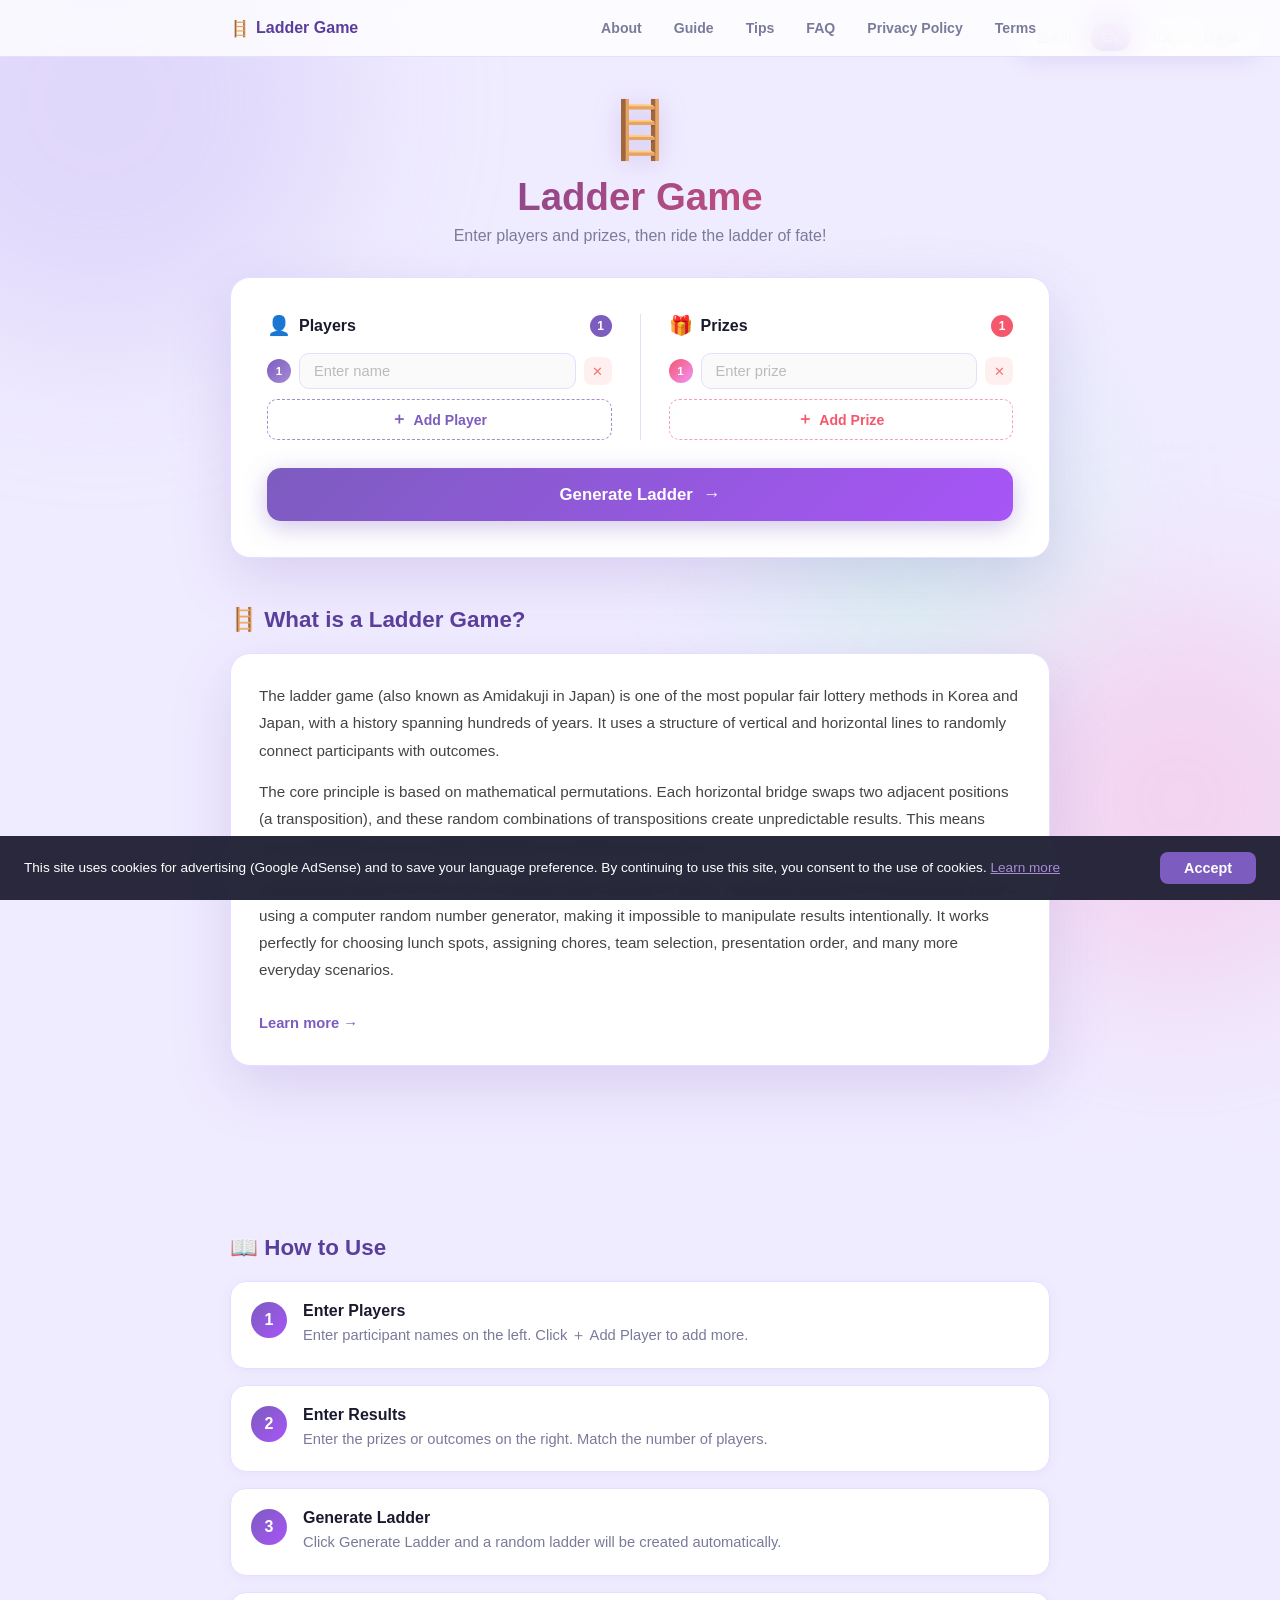
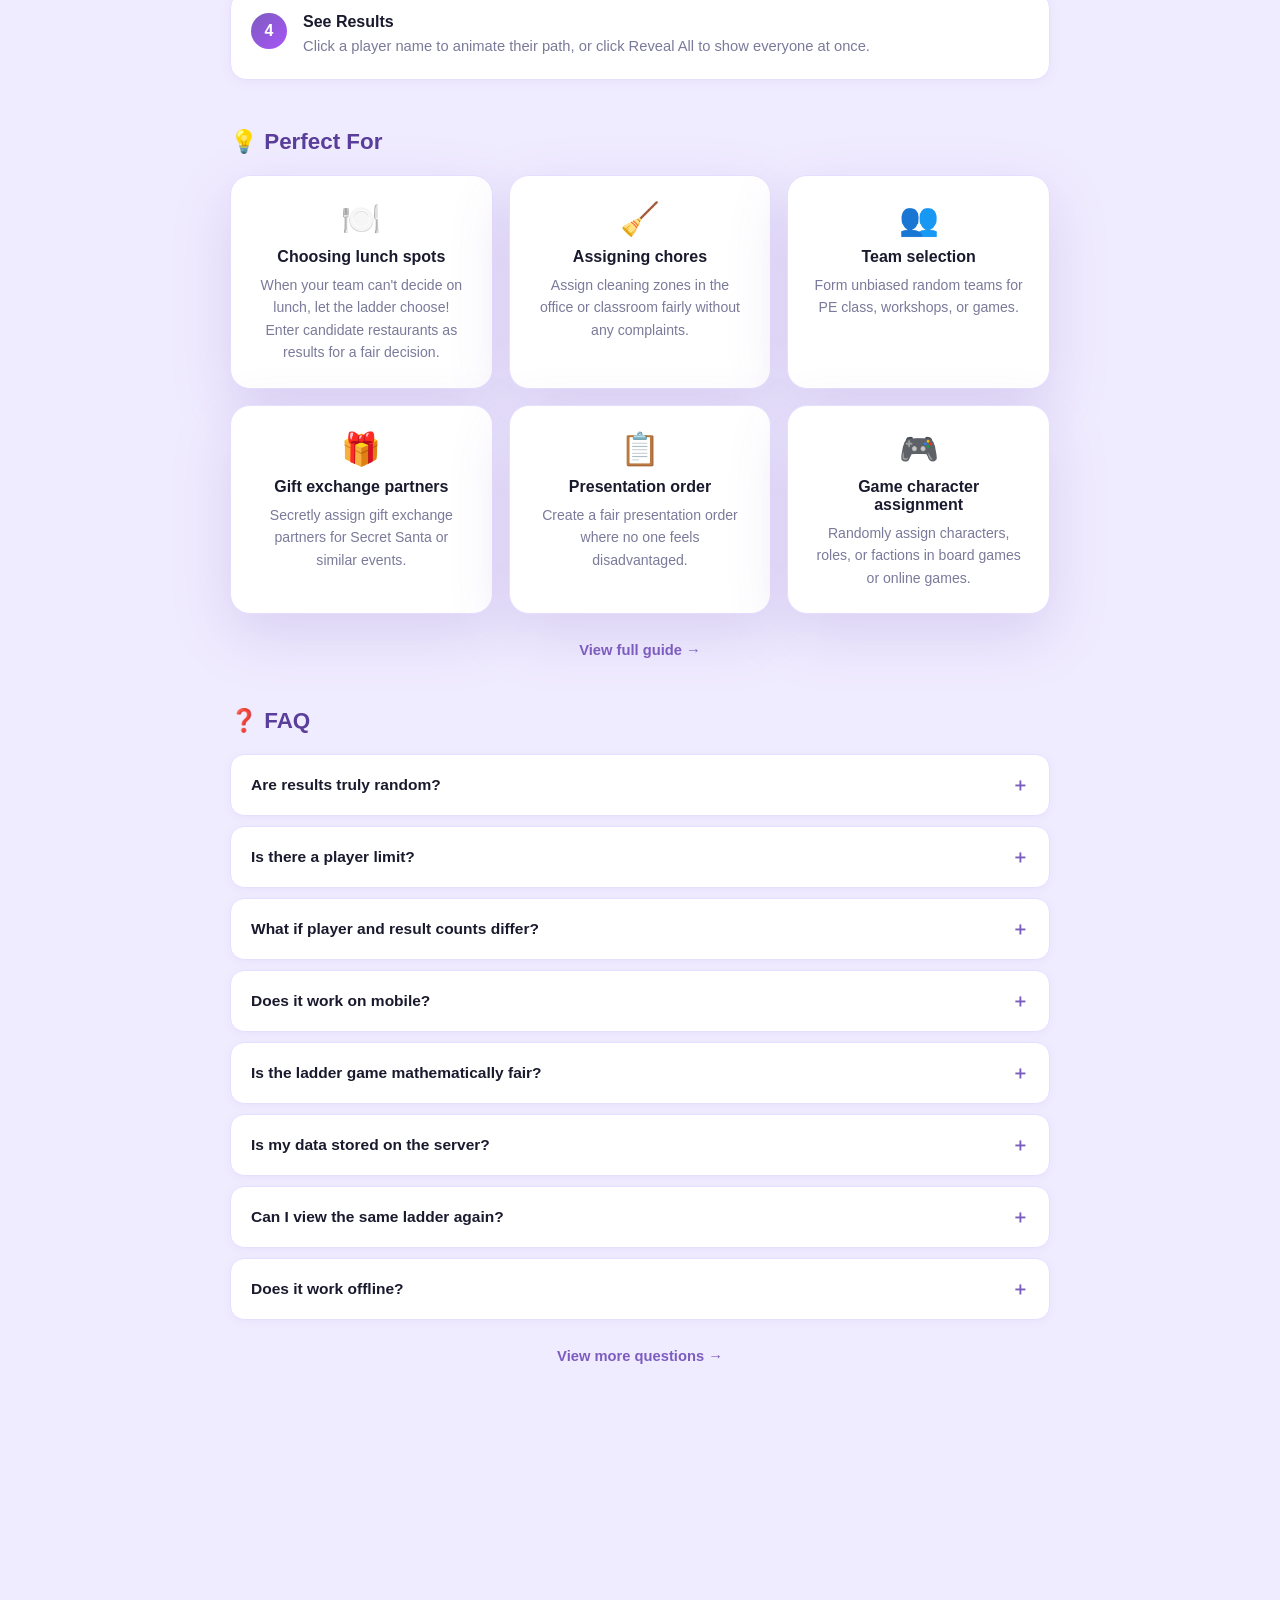
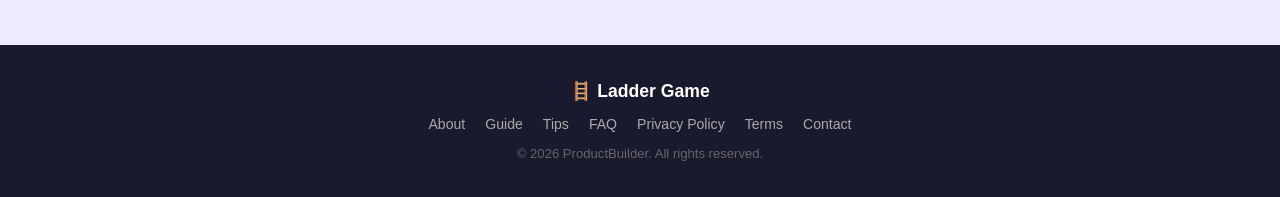
<file: index.html>
<!doctype html>
<html lang="en">
<head>
  <meta charset="UTF-8" />
  <meta name="google-site-verification" content="1Q-H3LlUwdZQRzdQyM_tVczYmegXWnIZhnHXlcLVrIs" />
  <meta name="viewport" content="width=device-width, initial-scale=1.0" />
  <title data-i18n="title">Ladder Game - Free Online Random Lottery</title>
  <meta name="description" content="Free online ladder game (Amidakuji). Enter players and prizes to generate a random ladder automatically. Fair random selection for team picking, chore assignment, lunch choices, and more." />
  <meta name="keywords" content="ladder game, amidakuji, random picker, random lottery, team picker, fair draw, 사다리타기, あみだくじ" />
  <meta name="author" content="ProductBuilder" />
  <meta property="og:title" content="Ladder Game - Free Online Random Lottery" />
  <meta property="og:description" content="Enter players and prizes to generate a fair random ladder automatically." />
  <meta property="og:type" content="website" />
  <meta property="og:url" content="https://everythink-world.com/" />
  <link rel="canonical" href="https://everythink-world.com/" />
  <link rel="preconnect" href="https://fonts.googleapis.com">
  <link rel="preconnect" href="https://fonts.gstatic.com" crossorigin>
  <link href="https://fonts.googleapis.com/css2?family=Noto+Sans+KR:wght@400;500;600;700;800&family=Noto+Sans+JP:wght@400;500;700;800&family=Noto+Sans+SC:wght@400;500;700;800&display=swap" rel="stylesheet">
  <link href="style.css" rel="stylesheet">
  <!-- Google AdSense -->
  <script async src="https://pagead2.googlesyndication.com/pagead/js/adsbygoogle.js?client=ca-pub-7362975376492503"
     crossorigin="anonymous"></script>
</head>
<body>

  <div class="bg-orbs">
    <div class="orb orb1"></div>
    <div class="orb orb2"></div>
    <div class="orb orb3"></div>
  </div>

  <!-- Language switcher -->
  <div class="lang-switcher">
    <button class="lang-btn" data-lang="ko">한국어</button>
    <button class="lang-btn active" data-lang="en">EN</button>
    <button class="lang-btn" data-lang="zh">中文</button>
    <button class="lang-btn" data-lang="ja">日本語</button>
  </div>

  <!-- Navigation -->
  <nav class="site-nav">
    <div class="nav-inner">
      <a href="/" class="nav-logo">🪜 <span data-i18n="siteName">Ladder Game</span></a>
      <ul class="nav-links">
        <li><a href="about.html" data-i18n="navAbout">About</a></li>
        <li><a href="guide.html" data-i18n="navGuide">Guide</a></li>
        <li><a href="tips.html" data-i18n="navTips">Tips</a></li>
        <li><a href="faq-detail.html" data-i18n="navFaqDetail">FAQ</a></li>
        <li><a href="privacy.html" data-i18n="navPrivacy">Privacy Policy</a></li>
        <li><a href="terms.html" data-i18n="navTerms">Terms</a></li>
      </ul>
    </div>
  </nav>

  <div class="page">

    <!-- SETUP -->
    <div id="setup">
      <header class="hero">
        <div class="hero-icon">🪜</div>
        <h1 data-i18n="title">Ladder Game</h1>
        <p class="hero-sub" data-i18n="subtitle">Enter players and prizes, then ride the ladder of fate!</p>
      </header>

      <div class="card setup-card">
        <div class="columns">
          <div class="col">
            <div class="col-header">
              <span class="col-icon">👤</span>
              <h2 data-i18n="players">Players</h2>
              <span class="count-badge" id="player-count">1</span>
            </div>
            <div id="players-input" class="input-list">
              <div class="input-row">
                <span class="row-num">1</span>
                <input type="text" class="player-input" data-i18n-placeholder="playerPlaceholder" placeholder="Enter name" />
                <button class="remove-btn" onclick="removeRow(this,'player')">✕</button>
              </div>
            </div>
            <button class="add-btn" onclick="addPlayer()">
              <span class="add-icon">＋</span>
              <span data-i18n="addPlayer">Add Player</span>
            </button>
          </div>

          <div class="divider"></div>

          <div class="col">
            <div class="col-header">
              <span class="col-icon">🎁</span>
              <h2 data-i18n="results">Prizes</h2>
              <span class="count-badge result-badge" id="result-count">1</span>
            </div>
            <div id="results-input" class="input-list">
              <div class="input-row">
                <span class="row-num result-num">1</span>
                <input type="text" class="result-input" data-i18n-placeholder="resultPlaceholder" placeholder="Enter prize" />
                <button class="remove-btn" onclick="removeRow(this,'result')">✕</button>
              </div>
            </div>
            <button class="add-btn result-add" onclick="addResult()">
              <span class="add-icon">＋</span>
              <span data-i18n="addResult">Add Prize</span>
            </button>
          </div>
        </div>

        <button class="start-btn" onclick="startGame()">
          <span data-i18n="startBtn">Generate Ladder</span>
          <span class="btn-arrow">→</span>
        </button>
      </div>
    </div>

    <!-- GAME -->
    <div id="game" class="hidden">
      <header class="game-header">
        <div class="hero-icon small">🪜</div>
        <h1 data-i18n="title">Ladder Game</h1>
        <button class="ghost-btn" onclick="resetGame()" data-i18n="resetBtn">↩ Reset</button>
      </header>

      <div class="card ladder-card">
        <p class="hint" data-i18n="hint">Click a player name to reveal their result individually</p>
        <div class="ladder-wrapper">
          <div id="player-labels" class="labels top-labels"></div>
          <canvas id="ladder-canvas"></canvas>
          <div id="result-labels" class="labels bottom-labels"></div>
        </div>
      </div>

      <div class="game-actions">
        <button class="run-btn" onclick="runAll()" data-i18n="runAll">✨ Reveal All</button>
      </div>

      <div id="results-display" class="results-display hidden">
        <h3 class="results-title" data-i18n="finalResult">🏆 Final Results</h3>
        <div id="results-list"></div>
      </div>

      <div class="disqus-section card">
        <h3 class="disqus-title" data-i18n="comments">💬 Comments</h3>
        <div id="disqus_thread"></div>
        <script>
          (function() {
            var d = document, s = d.createElement('script');
            s.src = 'https://productbuilder-efdkuvocpv.disqus.com/embed.js';
            s.setAttribute('data-timestamp', +new Date());
            (d.head || d.body).appendChild(s);
          })();
        </script>
        <noscript>Please enable JavaScript to view the <a href="https://disqus.com/?ref_noscript">comments powered by Disqus.</a></noscript>
      </div>
    </div>

    <!-- ABOUT: 사다리 타기란? -->
    <section id="about-intro" class="content-section">
      <h2 class="section-title" data-i18n="aboutIntroTitle">🪜 What is a Ladder Game?</h2>
      <div class="article-body card">
        <p data-i18n="aboutIntroP1">The ladder game (also known as Amidakuji in Japan) is one of the most popular fair lottery methods in Korea and Japan, with a history spanning hundreds of years. It uses a structure of vertical and horizontal lines to randomly connect participants with outcomes.</p>
        <p data-i18n="aboutIntroP2">The core principle is based on mathematical permutations. Each horizontal bridge swaps two adjacent positions (a transposition), and these random combinations of transpositions create unpredictable results. This means every participant has an equal probability of receiving any outcome.</p>
        <p data-i18n="aboutIntroP3">Digital ladder games are far more convenient than drawing on paper. Horizontal bridges are automatically placed using a computer random number generator, making it impossible to manipulate results intentionally. It works perfectly for choosing lunch spots, assigning chores, team selection, presentation order, and many more everyday scenarios.</p>
        <a href="about.html" class="read-more" data-i18n="readMore">Learn more →</a>
      </div>
    </section>

    <!-- AD: between content sections -->
    <div class="ad-wrap">
      <ins class="adsbygoogle"
        style="display:block"
        data-ad-client="ca-pub-7362975376492503"
        data-ad-format="auto"
        data-full-width-responsive="true"></ins>
      <script>(adsbygoogle = window.adsbygoogle || []).push({});</script>
    </div>

    <!-- HOW TO USE -->
    <section id="how-to-use" class="content-section">
      <h2 class="section-title" data-i18n="howToTitle">📖 How to Use</h2>
      <div class="steps">
        <div class="step">
          <div class="step-num">1</div>
          <div class="step-body">
            <h3 data-i18n="step1Title">Enter Players</h3>
            <p data-i18n="step1Desc">Enter participant names on the left. Click <strong>＋ Add Player</strong> to add more.</p>
          </div>
        </div>
        <div class="step">
          <div class="step-num">2</div>
          <div class="step-body">
            <h3 data-i18n="step2Title">Enter Results</h3>
            <p data-i18n="step2Desc">Enter the prizes or outcomes on the right. Match the number of players.</p>
          </div>
        </div>
        <div class="step">
          <div class="step-num">3</div>
          <div class="step-body">
            <h3 data-i18n="step3Title">Generate Ladder</h3>
            <p data-i18n="step3Desc">Click <strong>Generate Ladder</strong> and a random ladder will be created automatically.</p>
          </div>
        </div>
        <div class="step">
          <div class="step-num">4</div>
          <div class="step-body">
            <h3 data-i18n="step4Title">See Results</h3>
            <p data-i18n="step4Desc">Click a player name to animate their path, or click <strong>Reveal All</strong> to show everyone at once.</p>
          </div>
        </div>
      </div>
    </section>

    <!-- USE CASES -->
    <section class="content-section">
      <h2 class="section-title" data-i18n="useCaseTitle">💡 Perfect For</h2>
      <div class="use-cases-detail">
        <div class="use-case-card card">
          <div class="use-case-icon">🍽️</div>
          <h3 data-i18n="useCase1">Choosing lunch spots</h3>
          <p data-i18n="useCase1Desc">When your team can't decide on lunch, let the ladder choose! Enter candidate restaurants as results for a fair decision.</p>
        </div>
        <div class="use-case-card card">
          <div class="use-case-icon">🧹</div>
          <h3 data-i18n="useCase2">Assigning chores</h3>
          <p data-i18n="useCase2Desc">Assign cleaning zones in the office or classroom fairly without any complaints.</p>
        </div>
        <div class="use-case-card card">
          <div class="use-case-icon">👥</div>
          <h3 data-i18n="useCase3">Team selection</h3>
          <p data-i18n="useCase3Desc">Form unbiased random teams for PE class, workshops, or games.</p>
        </div>
        <div class="use-case-card card">
          <div class="use-case-icon">🎁</div>
          <h3 data-i18n="useCase4">Gift exchange partners</h3>
          <p data-i18n="useCase4Desc">Secretly assign gift exchange partners for Secret Santa or similar events.</p>
        </div>
        <div class="use-case-card card">
          <div class="use-case-icon">📋</div>
          <h3 data-i18n="useCase5">Presentation order</h3>
          <p data-i18n="useCase5Desc">Create a fair presentation order where no one feels disadvantaged.</p>
        </div>
        <div class="use-case-card card">
          <div class="use-case-icon">🎮</div>
          <h3 data-i18n="useCase6">Game character assignment</h3>
          <p data-i18n="useCase6Desc">Randomly assign characters, roles, or factions in board games or online games.</p>
        </div>
      </div>
      <div class="use-case-more">
        <a href="guide.html" class="read-more" data-i18n="guideMore">View full guide →</a>
      </div>
    </section>

    <!-- FAQ -->
    <section id="faq" class="content-section">
      <h2 class="section-title" data-i18n="faqTitle">❓ FAQ</h2>
      <div class="faq-list">
        <details class="faq-item">
          <summary data-i18n="faq1Q">Are results truly random?</summary>
          <p data-i18n="faq1A">Yes! Horizontal bridges are randomly generated each time. Even with the same players and prizes, every new ladder gives different results.</p>
        </details>
        <details class="faq-item">
          <summary data-i18n="faq2Q">Is there a player limit?</summary>
          <p data-i18n="faq2A">No hard limit, but 2–10 players works best visually. On mobile, scroll horizontally for larger groups.</p>
        </details>
        <details class="faq-item">
          <summary data-i18n="faq3Q">What if player and result counts differ?</summary>
          <p data-i18n="faq3A">If results are fewer than players, missing ones are filled with '?'. Extra results are trimmed to match player count.</p>
        </details>
        <details class="faq-item">
          <summary data-i18n="faq4Q">Does it work on mobile?</summary>
          <p data-i18n="faq4A">Yes! The site is fully optimized for smartphones and tablets.</p>
        </details>
        <details class="faq-item">
          <summary data-i18n="faq5Q">Is the ladder game mathematically fair?</summary>
          <p data-i18n="faq5A">Yes, the ladder game is based on the permutation principle. When enough horizontal bridges are randomly placed, every participant has an equal chance of receiving any outcome.</p>
        </details>
        <details class="faq-item">
          <summary data-i18n="faq6Q">Is my data stored on the server?</summary>
          <p data-i18n="faq6A">No. All data is processed only in your browser and is never sent to or stored on any server. Refreshing the page resets all input data.</p>
        </details>
        <details class="faq-item">
          <summary data-i18n="faq7Q">Can I view the same ladder again?</summary>
          <p data-i18n="faq7A">Currently there is no save feature. A completely new random ladder is generated each time. If you want to keep the results, we recommend taking a screenshot.</p>
        </details>
        <details class="faq-item">
          <summary data-i18n="faq8Q">Does it work offline?</summary>
          <p data-i18n="faq8A">The ladder generation and results work in your browser, so basic features work offline once the page is loaded. However, ads and comments require an internet connection.</p>
        </details>
      </div>
      <div class="faq-more">
        <a href="faq-detail.html" class="read-more" data-i18n="faqMore">View more questions →</a>
      </div>
    </section>

    <!-- Footer AD -->
    <div class="ad-wrap">
      <ins class="adsbygoogle"
        style="display:block"
        data-ad-client="ca-pub-7362975376492503"
        data-ad-format="auto"
        data-full-width-responsive="true"></ins>
      <script>(adsbygoogle = window.adsbygoogle || []).push({});</script>
    </div>

  </div><!-- .page -->

  <!-- Footer -->
  <footer class="site-footer">
    <div class="footer-inner">
      <div class="footer-logo">🪜 <span data-i18n="siteName">Ladder Game</span></div>
      <nav class="footer-nav">
        <a href="about.html" data-i18n="navAbout">About</a>
        <a href="guide.html" data-i18n="navGuide">Guide</a>
        <a href="tips.html" data-i18n="navTips">Tips</a>
        <a href="faq-detail.html" data-i18n="navFaqDetail">FAQ</a>
        <a href="privacy.html" data-i18n="navPrivacy">Privacy Policy</a>
        <a href="terms.html" data-i18n="navTerms">Terms</a>
        <a href="contact.html" data-i18n="navContact">Contact</a>
      </nav>
      <p class="footer-copy">© 2026 ProductBuilder. All rights reserved.</p>
    </div>
  </footer>

  <script defer src="main.js"></script>
  <script defer src="cookie-consent.js"></script>
</body>
</html>
</file>
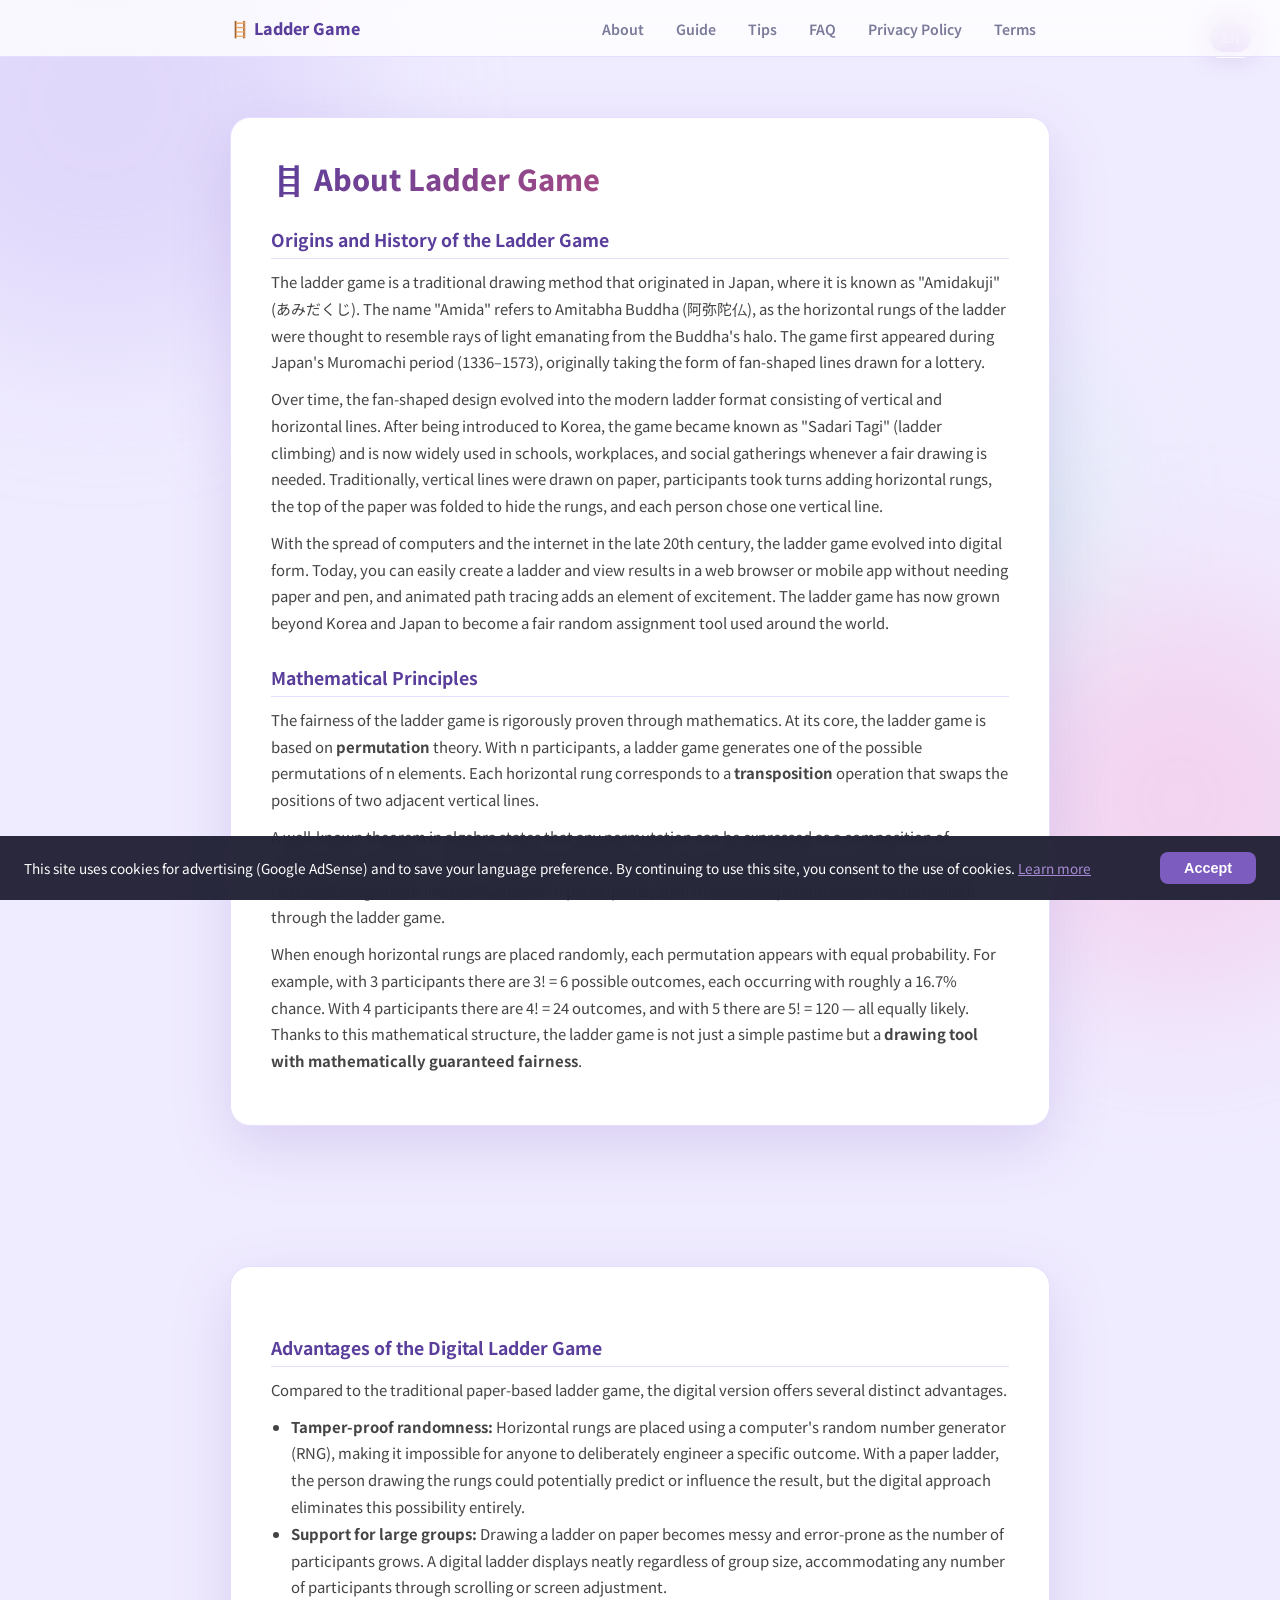
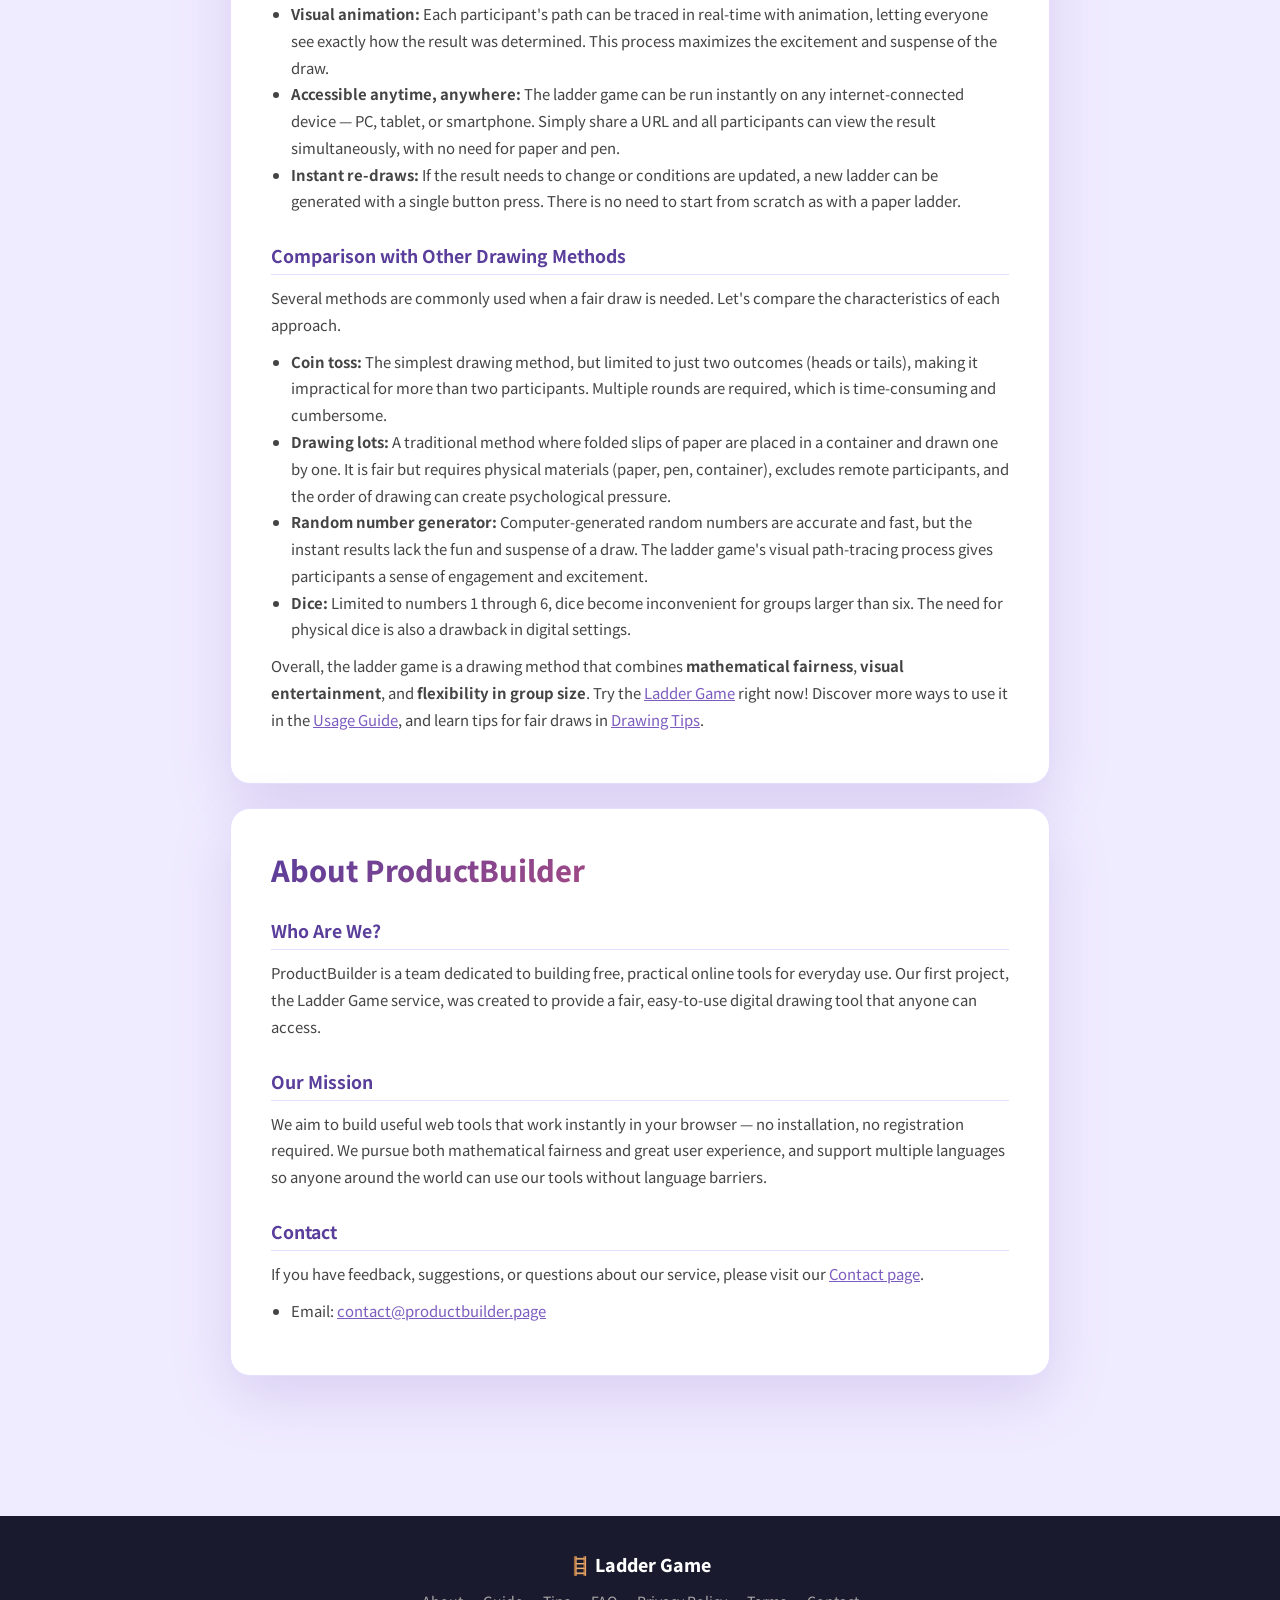
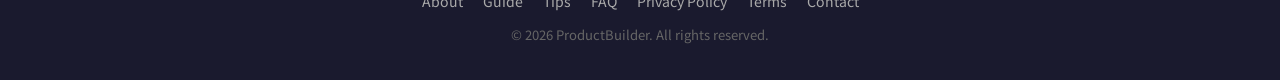
<file: about.html>
<!doctype html>
<html lang="en">
<head>
  <meta charset="UTF-8" />
  <meta name="google-site-verification" content="1Q-H3LlUwdZQRzdQyM_tVczYmegXWnIZhnHXlcLVrIs" />
  <meta name="viewport" content="width=device-width, initial-scale=1.0" />
  <title>About Ladder Game - Origins, Mathematical Principles, and Digital Advantages</title>
  <meta name="description" content="Learn about the origins and history of the ladder game (Amidakuji), its mathematical fairness principles, advantages of digital ladder games, and comparisons with other drawing methods." />
  <meta name="keywords" content="ladder game about, amidakuji, ladder history, ladder math, fair drawing, 사다리타기 소개" />
  <meta name="author" content="ProductBuilder" />
  <meta property="og:title" content="About Ladder Game - Origins, Mathematical Principles, and Digital Advantages" />
  <meta property="og:description" content="Learn about the origins and history of the ladder game, its mathematical fairness principles, and the advantages of digital ladder games." />
  <meta property="og:type" content="article" />
  <meta property="og:url" content="https://everythink-world.com/about.html" />
  <link rel="canonical" href="https://everythink-world.com/about.html" />
  <link rel="preconnect" href="https://fonts.googleapis.com">
  <link rel="preconnect" href="https://fonts.gstatic.com" crossorigin>
  <link href="https://fonts.googleapis.com/css2?family=Noto+Sans+KR:wght@400;500;600;700;800&family=Noto+Sans+JP:wght@400;500;700;800&family=Noto+Sans+SC:wght@400;500;700;800&display=swap" rel="stylesheet">
  <link href="style.css" rel="stylesheet">
  <!-- Google AdSense -->
  <script async src="https://pagead2.googlesyndication.com/pagead/js/adsbygoogle.js?client=ca-pub-7362975376492503"
     crossorigin="anonymous"></script>
</head>
<body>

  <div class="bg-orbs">
    <div class="orb orb1"></div>
    <div class="orb orb2"></div>
    <div class="orb orb3"></div>
  </div>

  <!-- Language switcher -->
  <div class="lang-switcher">
    <button class="lang-btn" data-lang="ko">한국어</button>
    <button class="lang-btn active" data-lang="en">EN</button>
    <button class="lang-btn" data-lang="zh">中文</button>
    <button class="lang-btn" data-lang="ja">日本語</button>
  </div>

  <!-- Navigation -->
  <nav class="site-nav">
    <div class="nav-inner">
      <a href="/" class="nav-logo">🪜 Ladder Game</a>
      <ul class="nav-links">
        <li><a href="about.html">About</a></li>
        <li><a href="guide.html">Guide</a></li>
        <li><a href="tips.html">Tips</a></li>
        <li><a href="faq-detail.html">FAQ</a></li>
        <li><a href="privacy.html">Privacy Policy</a></li>
        <li><a href="terms.html">Terms</a></li>
      </ul>
    </div>
  </nav>

  <div class="page">

    <!-- Korean -->
    <div data-lang="ko" style="display:none;">
      <div class="card policy-card">
        <h1 class="policy-title">🪜 사다리 타기 소개</h1>
        <div class="policy-body">

          <h2>사다리 타기의 기원과 역사</h2>
          <p>사다리 타기는 일본에서 유래한 전통적인 추첨 방법으로, 일본어로는 '아미다쿠지(あみだくじ)'라고 불립니다. '아미다'는 아미타불(阿弥陀仏)을 뜻하며, 사다리의 가로선이 아미타불의 후광에서 뻗어 나오는 광선을 닮았다는 데에서 이름이 유래했습니다. 원래 일본의 무로마치 시대(室町時代, 1336~1573년)에 처음 등장했으며, 당시에는 부채꼴 모양의 선을 그려 추첨하는 방식이었습니다.</p>
          <p>시간이 흐르면서 부채꼴 형태는 세로줄과 가로줄로 구성된 현재의 사다리 형태로 발전했습니다. 이 방법은 한국에 전해진 후 '사다리 타기'라는 이름으로 정착되어 학교, 직장, 모임 등 일상 곳곳에서 공정한 추첨이 필요할 때 널리 사용되고 있습니다. 전통적으로는 종이에 세로선을 긋고 참가자들이 돌아가며 가로선을 추가한 뒤 종이의 윗부분을 접어 가로선을 가린 상태에서 각자 하나의 세로줄을 선택하는 방식으로 진행되었습니다.</p>
          <p>20세기 후반 컴퓨터와 인터넷이 보급되면서 사다리 타기도 디지털 형태로 진화했습니다. 종이와 펜 없이도 웹 브라우저나 모바일 앱에서 간편하게 사다리를 생성하고 결과를 확인할 수 있게 되었으며, 애니메이션 효과를 통해 경로를 시각적으로 추적하는 재미까지 더해졌습니다. 오늘날 사다리 타기는 한국과 일본을 넘어 전 세계에서 사용되는 공정한 무작위 배정 도구로 자리잡고 있습니다.</p>

          <h2>수학적 원리</h2>
          <p>사다리 타기의 공정성은 수학적으로 엄밀하게 증명됩니다. 사다리 타기의 핵심 원리는 <strong>순열(permutation)</strong> 이론에 기반합니다. n명의 참가자가 있을 때, 사다리 타기는 n개의 원소로 이루어진 순열 중 하나를 생성하는 것과 동일합니다. 각 가로선은 인접한 두 세로줄의 위치를 교환하는 <strong>전치(transposition)</strong> 연산에 해당합니다.</p>
          <p>대수학(代數學)에서 잘 알려진 정리에 따르면, 임의의 순열은 인접 전치(adjacent transposition)의 합성으로 표현할 수 있습니다. 이것이 바로 사다리 타기가 모든 가능한 결과 배정을 생성할 수 있다는 수학적 근거입니다. 즉, n명의 참가자에 대해 가능한 n!(n 팩토리얼)가지의 모든 순열이 사다리 타기를 통해 실현될 수 있습니다.</p>
          <p>가로선이 충분히 많고 무작위로 배치된다면 각 순열이 나타날 확률은 균등하게 분포합니다. 예를 들어 참가자가 3명인 경우, 가능한 결과는 3! = 6가지이며 각각 약 16.7%의 확률로 나타나게 됩니다. 4명이면 4! = 24가지, 5명이면 5! = 120가지의 결과가 동일한 확률로 생성됩니다. 이러한 수학적 구조 덕분에 사다리 타기는 단순한 놀이가 아니라 <strong>수학적으로 공정성이 보장된 추첨 도구</strong>입니다.</p>

        </div>
      </div>
    </div>

    <!-- English -->
    <div data-lang="en">
      <div class="card policy-card">
        <h1 class="policy-title">🪜 About Ladder Game</h1>
        <div class="policy-body">

          <h2>Origins and History of the Ladder Game</h2>
          <p>The ladder game is a traditional drawing method that originated in Japan, where it is known as "Amidakuji" (あみだくじ). The name "Amida" refers to Amitabha Buddha (阿弥陀仏), as the horizontal rungs of the ladder were thought to resemble rays of light emanating from the Buddha's halo. The game first appeared during Japan's Muromachi period (1336–1573), originally taking the form of fan-shaped lines drawn for a lottery.</p>
          <p>Over time, the fan-shaped design evolved into the modern ladder format consisting of vertical and horizontal lines. After being introduced to Korea, the game became known as "Sadari Tagi" (ladder climbing) and is now widely used in schools, workplaces, and social gatherings whenever a fair drawing is needed. Traditionally, vertical lines were drawn on paper, participants took turns adding horizontal rungs, the top of the paper was folded to hide the rungs, and each person chose one vertical line.</p>
          <p>With the spread of computers and the internet in the late 20th century, the ladder game evolved into digital form. Today, you can easily create a ladder and view results in a web browser or mobile app without needing paper and pen, and animated path tracing adds an element of excitement. The ladder game has now grown beyond Korea and Japan to become a fair random assignment tool used around the world.</p>

          <h2>Mathematical Principles</h2>
          <p>The fairness of the ladder game is rigorously proven through mathematics. At its core, the ladder game is based on <strong>permutation</strong> theory. With n participants, a ladder game generates one of the possible permutations of n elements. Each horizontal rung corresponds to a <strong>transposition</strong> operation that swaps the positions of two adjacent vertical lines.</p>
          <p>A well-known theorem in algebra states that any permutation can be expressed as a composition of adjacent transpositions. This is the mathematical basis for why the ladder game can produce every possible outcome assignment. In other words, for n participants, all n! (n factorial) permutations can be realized through the ladder game.</p>
          <p>When enough horizontal rungs are placed randomly, each permutation appears with equal probability. For example, with 3 participants there are 3! = 6 possible outcomes, each occurring with roughly a 16.7% chance. With 4 participants there are 4! = 24 outcomes, and with 5 there are 5! = 120 — all equally likely. Thanks to this mathematical structure, the ladder game is not just a simple pastime but a <strong>drawing tool with mathematically guaranteed fairness</strong>.</p>

        </div>
      </div>
    </div>

    <!-- Chinese (Simplified) -->
    <div data-lang="zh" style="display:none;">
      <div class="card policy-card">
        <h1 class="policy-title">🪜 关于抽签梯子游戏</h1>
        <div class="policy-body">

          <h2>梯子游戏的起源与历史</h2>
          <p>梯子游戏是一种源自日本的传统抽签方式，日语中称为"阿弥陀签"（あみだくじ）。"阿弥陀"指的是阿弥陀佛（阿弥陀仏），因为梯子上的横线酷似从佛像光环中散射出的光线而得名。该游戏最早出现在日本室町时代（1336～1573年），最初以扇形线条进行抽签。</p>
          <p>随着时间的推移，扇形结构逐渐演变为由纵线和横线构成的现代梯子形式。传入韩国后，这种方法被称为"爬梯子"，在学校、职场和各种聚会中被广泛用于需要公平抽签的场合。传统做法是在纸上画出纵线，参与者轮流添加横线，然后将纸的上方折叠起来遮住横线，每人选择一条纵线。</p>
          <p>20世纪后半叶，随着计算机和互联网的普及，梯子游戏也进化为数字形式。无需纸笔，只要通过浏览器或手机应用即可轻松生成梯子并查看结果，动画路径追踪更增添了趣味性。如今，梯子游戏已超越韩国和日本，成为一种在全球广泛使用的公平随机分配工具。</p>

          <h2>数学原理</h2>
          <p>梯子游戏的公平性可以通过数学严格证明。其核心原理基于<strong>排列（permutation）</strong>理论。当有 n 位参与者时，梯子游戏相当于生成 n 个元素的一种排列。每条横线对应一次<strong>对换（transposition）</strong>运算，即交换相邻两条纵线的位置。</p>
          <p>代数学中有一个著名定理：任何排列都可以表示为相邻对换的复合。这就是梯子游戏能够产生所有可能结果分配的数学依据。也就是说，对于 n 位参与者，所有 n!（n 的阶乘）种排列都可以通过梯子游戏实现。</p>
          <p>当横线足够多且随机分布时，每种排列出现的概率是均等的。例如，3 位参与者有 3! = 6 种可能的结果，每种约有 16.7% 的概率出现；4 位有 4! = 24 种，5 位有 5! = 120 种，概率均相同。正是这种数学结构，使得梯子游戏不仅仅是一个简单的游戏，更是一种<strong>数学上保证公平的抽签工具</strong>。</p>

        </div>
      </div>
    </div>

    <!-- Japanese -->
    <div data-lang="ja" style="display:none;">
      <div class="card policy-card">
        <h1 class="policy-title">🪜 あみだくじについて</h1>
        <div class="policy-body">

          <h2>あみだくじの起源と歴史</h2>
          <p>あみだくじは日本発祥の伝統的なくじ引き方法です。「あみだ」は阿弥陀仏に由来し、はしごの横線が阿弥陀仏の後光から放たれる光線に似ていることから名付けられました。室町時代（1336～1573年）に初めて登場し、当初は扇形の線を描いてくじを引く方式でした。</p>
          <p>時代とともに扇形から、縦線と横線で構成される現在のはしご型へと発展しました。韓国に伝わった後は「サダリタギ（はしご登り）」として定着し、学校や職場、集まりなど、公平なくじ引きが必要なあらゆる場面で広く使われています。伝統的なやり方では、紙に縦線を引き、参加者が順番に横線を加え、紙の上部を折って横線を隠した状態でそれぞれが縦線を一本選びます。</p>
          <p>20世紀後半にコンピュータとインターネットが普及すると、あみだくじもデジタル化しました。紙とペンがなくても、ウェブブラウザやモバイルアプリで簡単にはしごを作成し、結果を確認できるようになり、アニメーションによる経路追跡で楽しさも加わりました。現在、あみだくじは韓国と日本を超え、世界中で使われる公平なランダム割り当てツールとなっています。</p>

          <h2>数学的原理</h2>
          <p>あみだくじの公平性は数学的に厳密に証明されています。その核心は<strong>順列（permutation）</strong>理論に基づいています。参加者が n 人の場合、あみだくじは n 個の要素からなる順列の一つを生成することに相当します。各横線は、隣り合う2本の縦線の位置を入れ替える<strong>互換（transposition）</strong>演算に対応しています。</p>
          <p>代数学のよく知られた定理によれば、任意の順列は隣接互換の合成として表現できます。これが、あみだくじがすべての可能な結果の割り当てを生成できるという数学的根拠です。つまり、n 人の参加者に対して、n!（n の階乗）通りのすべての順列があみだくじで実現可能です。</p>
          <p>横線が十分に多くランダムに配置されていれば、各順列が現れる確率は均等に分布します。例えば参加者が3人の場合、結果は 3! = 6 通りで、それぞれ約 16.7% の確率で出現します。4人なら 4! = 24 通り、5人なら 5! = 120 通りの結果が同じ確率で生成されます。この数学的構造のおかげで、あみだくじは単なる遊びではなく、<strong>数学的に公平性が保証されたくじ引きツール</strong>なのです。</p>

        </div>
      </div>
    </div>

    <!-- AD unit between content sections -->
    <div class="ad-wrap">
      <ins class="adsbygoogle"
        style="display:block"
        data-ad-client="ca-pub-7362975376492503"
        data-ad-format="auto"
        data-full-width-responsive="true"></ins>
      <script>(adsbygoogle = window.adsbygoogle || []).push({});</script>
    </div>

    <!-- Korean -->
    <div data-lang="ko" style="display:none;">
      <div class="card policy-card">
        <div class="policy-body">

          <h2>디지털 사다리 타기의 장점</h2>
          <p>전통적인 종이 사다리 타기와 비교했을 때, 디지털 사다리 타기는 여러 가지 뚜렷한 장점을 가지고 있습니다.</p>
          <ul>
            <li><strong>조작 불가능한 무작위성:</strong> 컴퓨터의 난수 생성기(RNG, Random Number Generator)를 사용하여 가로선을 배치하기 때문에 사람이 의도적으로 특정 결과를 만들어내는 것이 불가능합니다. 종이 사다리에서는 가로선을 그리는 사람이 결과를 예측하거나 유도할 여지가 있지만, 디지털 방식에서는 이러한 조작 가능성이 원천적으로 차단됩니다.</li>
            <li><strong>대규모 그룹 지원:</strong> 종이에 사다리를 그릴 때는 참가자가 많아지면 공간이 부족하고 선이 복잡해져 실수가 발생하기 쉽습니다. 디지털 사다리는 참가자 수에 관계없이 깔끔하게 표시되며, 스크롤이나 화면 조정을 통해 몇 명이든 수용할 수 있습니다.</li>
            <li><strong>시각적 애니메이션 효과:</strong> 각 참가자의 경로를 애니메이션으로 실시간 추적할 수 있어 결과가 어떻게 결정되는지 시각적으로 확인하는 재미가 있습니다. 이 과정은 사다리 타기의 흥미와 긴장감을 극대화합니다.</li>
            <li><strong>언제 어디서나 접근 가능:</strong> 인터넷이 연결된 기기라면 PC, 태블릿, 스마트폰 어디에서든 즉시 사다리 타기를 실행할 수 있습니다. 종이와 펜을 준비할 필요 없이 URL만 공유하면 모든 참가자가 동시에 결과를 확인할 수 있습니다.</li>
            <li><strong>즉각적인 재추첨:</strong> 결과가 마음에 들지 않거나 조건이 변경된 경우, 버튼 하나로 새로운 사다리를 즉시 생성할 수 있습니다. 종이 사다리처럼 처음부터 다시 그릴 필요가 없습니다.</li>
          </ul>

          <h2>다른 추첨 방법과의 비교</h2>
          <p>공정한 추첨이 필요한 상황에서 사다리 타기 외에도 다양한 방법이 사용됩니다. 각 방법의 특징을 비교해 보겠습니다.</p>
          <ul>
            <li><strong>동전 던지기:</strong> 가장 단순한 추첨 방법이지만, 앞면과 뒷면 두 가지 결과만 가능하므로 2명 이상의 참가자가 있을 때는 사용하기 어렵습니다. 여러 번 반복해야 하므로 시간이 오래 걸리고 과정이 번거롭습니다.</li>
            <li><strong>제비뽑기(추첨):</strong> 종이를 접어 상자에 넣고 하나씩 뽑는 전통적인 방식입니다. 공정하지만 물리적 준비물(종이, 펜, 상자)이 필요하고, 원격으로 참여하는 사람은 참가할 수 없습니다. 또한 뽑기 순서에 따른 심리적 부담이 생길 수 있습니다.</li>
            <li><strong>무작위 번호 생성기:</strong> 컴퓨터로 랜덤 숫자를 뽑는 방식은 정확하고 빠르지만, 과정이 즉각적이어서 추첨의 재미와 긴장감이 없습니다. 사다리 타기는 경로를 따라가는 시각적 과정이 있어 참가자들에게 흥미와 몰입감을 제공합니다.</li>
            <li><strong>주사위:</strong> 1~6까지의 숫자로 제한되며, 참가자가 6명을 초과하면 사용하기 불편합니다. 물리적 주사위가 필요하다는 점도 디지털 환경에서는 단점이 됩니다.</li>
          </ul>
          <p>종합적으로, 사다리 타기는 <strong>수학적 공정성</strong>, <strong>시각적 재미</strong>, <strong>참가 인원의 유연성</strong>을 모두 갖춘 추첨 방법입니다. 지금 바로 <a href="/">사다리 타기</a>를 체험해 보세요! 더 다양한 활용법은 <a href="guide.html">Guide</a>에서, 공정한 추첨을 위한 노하우는 <a href="tips.html">Tips</a>에서 확인할 수 있습니다.</p>

        </div>
      </div>
    </div>

    <!-- English -->
    <div data-lang="en">
      <div class="card policy-card">
        <div class="policy-body">

          <h2>Advantages of the Digital Ladder Game</h2>
          <p>Compared to the traditional paper-based ladder game, the digital version offers several distinct advantages.</p>
          <ul>
            <li><strong>Tamper-proof randomness:</strong> Horizontal rungs are placed using a computer's random number generator (RNG), making it impossible for anyone to deliberately engineer a specific outcome. With a paper ladder, the person drawing the rungs could potentially predict or influence the result, but the digital approach eliminates this possibility entirely.</li>
            <li><strong>Support for large groups:</strong> Drawing a ladder on paper becomes messy and error-prone as the number of participants grows. A digital ladder displays neatly regardless of group size, accommodating any number of participants through scrolling or screen adjustment.</li>
            <li><strong>Visual animation:</strong> Each participant's path can be traced in real-time with animation, letting everyone see exactly how the result was determined. This process maximizes the excitement and suspense of the draw.</li>
            <li><strong>Accessible anytime, anywhere:</strong> The ladder game can be run instantly on any internet-connected device — PC, tablet, or smartphone. Simply share a URL and all participants can view the result simultaneously, with no need for paper and pen.</li>
            <li><strong>Instant re-draws:</strong> If the result needs to change or conditions are updated, a new ladder can be generated with a single button press. There is no need to start from scratch as with a paper ladder.</li>
          </ul>

          <h2>Comparison with Other Drawing Methods</h2>
          <p>Several methods are commonly used when a fair draw is needed. Let's compare the characteristics of each approach.</p>
          <ul>
            <li><strong>Coin toss:</strong> The simplest drawing method, but limited to just two outcomes (heads or tails), making it impractical for more than two participants. Multiple rounds are required, which is time-consuming and cumbersome.</li>
            <li><strong>Drawing lots:</strong> A traditional method where folded slips of paper are placed in a container and drawn one by one. It is fair but requires physical materials (paper, pen, container), excludes remote participants, and the order of drawing can create psychological pressure.</li>
            <li><strong>Random number generator:</strong> Computer-generated random numbers are accurate and fast, but the instant results lack the fun and suspense of a draw. The ladder game's visual path-tracing process gives participants a sense of engagement and excitement.</li>
            <li><strong>Dice:</strong> Limited to numbers 1 through 6, dice become inconvenient for groups larger than six. The need for physical dice is also a drawback in digital settings.</li>
          </ul>
          <p>Overall, the ladder game is a drawing method that combines <strong>mathematical fairness</strong>, <strong>visual entertainment</strong>, and <strong>flexibility in group size</strong>. Try the <a href="/">Ladder Game</a> right now! Discover more ways to use it in the <a href="guide.html">Usage Guide</a>, and learn tips for fair draws in <a href="tips.html">Drawing Tips</a>.</p>

        </div>
      </div>
    </div>

    <!-- Chinese (Simplified) -->
    <div data-lang="zh" style="display:none;">
      <div class="card policy-card">
        <div class="policy-body">

          <h2>数字梯子游戏的优势</h2>
          <p>与传统的纸质梯子游戏相比，数字版本具有多项显著优势。</p>
          <ul>
            <li><strong>不可篡改的随机性：</strong>横线的放置使用计算机随机数生成器（RNG），任何人都无法故意制造特定结果。在纸质梯子中，画线的人有可能预测或引导结果，但数字方式从根本上杜绝了这种操纵的可能性。</li>
            <li><strong>支持大规模群组：</strong>在纸上画梯子时，参与者越多空间越不够用，线条也会变得复杂容易出错。数字梯子无论人数多少都能清晰显示，通过滚动或调整屏幕即可容纳任意数量的参与者。</li>
            <li><strong>可视化动画效果：</strong>可以通过动画实时追踪每位参与者的路径，直观地看到结果是如何产生的。这个过程将抽签的趣味性和紧张感发挥到了极致。</li>
            <li><strong>随时随地可用：</strong>只要有联网设备，无论是电脑、平板还是手机，都可以立即运行梯子游戏。无需准备纸笔，只要分享链接，所有参与者就能同时查看结果。</li>
            <li><strong>即时重新抽签：</strong>如果对结果不满意或条件发生变化，只需按一下按钮即可立即生成新的梯子，无需像纸质梯子那样从头开始重画。</li>
          </ul>

          <h2>与其他抽签方式的比较</h2>
          <p>在需要公平抽签的场合，除了梯子游戏外还有多种方法可供选择。让我们比较一下各种方法的特点。</p>
          <ul>
            <li><strong>抛硬币：</strong>最简单的抽签方式，但只有正反两种结果，不适合两人以上的情况。需要多次重复，耗时且繁琐。</li>
            <li><strong>抽签（抓阄）：</strong>将折好的纸条放入容器中逐一抽取的传统方式。虽然公平，但需要准备纸、笔和容器等实物，远程参与者无法参加，而且抽签顺序可能带来心理压力。</li>
            <li><strong>随机数生成器：</strong>用计算机生成随机数的方式既准确又快速，但结果瞬间产生，缺少抽签的乐趣和紧张感。梯子游戏通过可视化的路径追踪过程，为参与者带来趣味与沉浸感。</li>
            <li><strong>骰子：</strong>仅限于 1 到 6 的数字，超过 6 人时使用不便。在数字化环境中，需要实体骰子也是一个缺点。</li>
          </ul>
          <p>综合来看，梯子游戏是一种兼具<strong>数学公平性</strong>、<strong>视觉趣味性</strong>和<strong>参与人数灵活性</strong>的抽签方法。现在就来体验<a href="/">梯子游戏</a>吧！更多使用方法请参阅<a href="guide.html">使用指南</a>，公平抽签的技巧请查看<a href="tips.html">抽签技巧</a>。</p>

        </div>
      </div>
    </div>

    <!-- Japanese -->
    <div data-lang="ja" style="display:none;">
      <div class="card policy-card">
        <div class="policy-body">

          <h2>デジタルあみだくじの利点</h2>
          <p>従来の紙のあみだくじと比べて、デジタル版にはいくつかの明確な利点があります。</p>
          <ul>
            <li><strong>改ざん不可能なランダム性：</strong>コンピュータの乱数生成器（RNG）を使って横線を配置するため、誰かが意図的に特定の結果を作り出すことは不可能です。紙のあみだくじでは横線を引く人が結果を予測・誘導できる余地がありますが、デジタル方式ではそのような操作の可能性が根本的に排除されます。</li>
            <li><strong>大人数に対応：</strong>紙にはしごを描く場合、参加者が増えるとスペースが足りなくなり、線が複雑になってミスが起きやすくなります。デジタルあみだくじは人数に関係なくきれいに表示され、スクロールや画面調整で何人でも対応できます。</li>
            <li><strong>視覚的なアニメーション効果：</strong>各参加者の経路をアニメーションでリアルタイムに追跡でき、結果がどのように決まったかを視覚的に確認する楽しさがあります。この過程があみだくじの興奮と緊張感を最大限に引き出します。</li>
            <li><strong>いつでもどこでもアクセス可能：</strong>インターネットに接続された機器があれば、PC・タブレット・スマートフォンのどこからでもすぐにあみだくじを実行できます。紙とペンを用意する必要なく、URLを共有するだけで全員が同時に結果を確認できます。</li>
            <li><strong>即座にやり直し可能：</strong>結果を変更したい場合や条件が変わった場合、ボタン一つで新しいはしごを即座に生成できます。紙のように最初から描き直す必要はありません。</li>
          </ul>

          <h2>他のくじ引き方法との比較</h2>
          <p>公平なくじ引きが必要な場面では、あみだくじ以外にもさまざまな方法が使われます。それぞれの方法の特徴を比較してみましょう。</p>
          <ul>
            <li><strong>コイントス：</strong>最もシンプルなくじ引き方法ですが、表と裏の2つの結果しかないため、3人以上の参加者には不向きです。何度も繰り返す必要があり、時間がかかって手間もかかります。</li>
            <li><strong>くじ引き（抽選）：</strong>折った紙を容器に入れて一つずつ引く伝統的な方法です。公平ですが、紙・ペン・容器などの準備が必要で、リモート参加者は参加できません。また、引く順番による心理的プレッシャーが生じることもあります。</li>
            <li><strong>乱数生成器：</strong>コンピュータでランダムな数字を生成する方法は正確で速いですが、結果が瞬時に出るため、くじ引きの楽しさや緊張感がありません。あみだくじは経路を追跡する視覚的なプロセスがあり、参加者に興味と没入感を提供します。</li>
            <li><strong>サイコロ：</strong>1～6の数字に限定され、6人を超えると使いにくくなります。物理的なサイコロが必要な点もデジタル環境ではデメリットです。</li>
          </ul>
          <p>総合的に、あみだくじは<strong>数学的な公平性</strong>、<strong>視覚的な楽しさ</strong>、<strong>参加人数の柔軟性</strong>を兼ね備えたくじ引き方法です。今すぐ<a href="/">あみだくじ</a>を体験してみましょう！さらに多くの活用法は<a href="guide.html">活用ガイド</a>で、公平なくじ引きのコツは<a href="tips.html">くじ引きのヒント</a>でご確認ください。</p>

        </div>
      </div>
    </div>

    <!-- About ProductBuilder - Korean -->
    <div data-lang="ko" style="display:none;">
      <div class="card policy-card" style="margin-top:24px;">
        <h1 class="policy-title">ProductBuilder 소개</h1>
        <div class="policy-body">
          <h2>우리는 누구인가요?</h2>
          <p>ProductBuilder는 일상에서 유용하게 사용할 수 있는 무료 온라인 도구를 개발하는 팀입니다. 우리의 첫 번째 프로젝트인 사다리 타기 서비스는 누구나 쉽고 공정하게 추첨할 수 있는 디지털 도구를 제공하기 위해 만들어졌습니다.</p>

          <h2>우리의 목표</h2>
          <p>복잡한 설치나 회원가입 없이, 브라우저만 열면 바로 사용할 수 있는 실용적인 웹 도구를 만드는 것이 우리의 목표입니다. 수학적 공정성과 사용자 경험을 동시에 추구하며, 전 세계 누구나 언어 장벽 없이 사용할 수 있도록 다국어를 지원합니다.</p>

          <h2>연락처</h2>
          <p>서비스에 대한 피드백, 제안, 문의사항이 있으시면 <a href="contact.html">문의 페이지</a>를 통해 연락해 주세요.</p>
          <ul>
            <li>이메일: <a href="mailto:contact@productbuilder.page">contact@productbuilder.page</a></li>
          </ul>
        </div>
      </div>
    </div>

    <!-- About ProductBuilder - English -->
    <div data-lang="en">
      <div class="card policy-card" style="margin-top:24px;">
        <h1 class="policy-title">About ProductBuilder</h1>
        <div class="policy-body">
          <h2>Who Are We?</h2>
          <p>ProductBuilder is a team dedicated to building free, practical online tools for everyday use. Our first project, the Ladder Game service, was created to provide a fair, easy-to-use digital drawing tool that anyone can access.</p>

          <h2>Our Mission</h2>
          <p>We aim to build useful web tools that work instantly in your browser — no installation, no registration required. We pursue both mathematical fairness and great user experience, and support multiple languages so anyone around the world can use our tools without language barriers.</p>

          <h2>Contact</h2>
          <p>If you have feedback, suggestions, or questions about our service, please visit our <a href="contact.html">Contact page</a>.</p>
          <ul>
            <li>Email: <a href="mailto:contact@productbuilder.page">contact@productbuilder.page</a></li>
          </ul>
        </div>
      </div>
    </div>

    <!-- About ProductBuilder - Chinese -->
    <div data-lang="zh" style="display:none;">
      <div class="card policy-card" style="margin-top:24px;">
        <h1 class="policy-title">关于 ProductBuilder</h1>
        <div class="policy-body">
          <h2>我们是谁？</h2>
          <p>ProductBuilder 是一个致力于构建免费实用在线工具的团队。我们的第一个项目——梯子游戏服务，旨在为所有人提供一个公平、易用的数字抽签工具。</p>

          <h2>我们的使命</h2>
          <p>我们的目标是创建可在浏览器中即时使用的实用网络工具——无需安装，无需注册。我们追求数学公平性和良好的用户体验，并支持多种语言，让全世界任何人都能无障碍使用。</p>

          <h2>联系方式</h2>
          <p>如果您有反馈、建议或问题，请访问我们的<a href="contact.html">联系页面</a>。</p>
          <ul>
            <li>邮箱：<a href="mailto:contact@productbuilder.page">contact@productbuilder.page</a></li>
          </ul>
        </div>
      </div>
    </div>

    <!-- About ProductBuilder - Japanese -->
    <div data-lang="ja" style="display:none;">
      <div class="card policy-card" style="margin-top:24px;">
        <h1 class="policy-title">ProductBuilder について</h1>
        <div class="policy-body">
          <h2>私たちについて</h2>
          <p>ProductBuilderは、日常で役立つ無料オンラインツールを開発するチームです。最初のプロジェクトであるあみだくじサービスは、誰もが簡単かつ公平に抽選できるデジタルツールを提供するために作られました。</p>

          <h2>ミッション</h2>
          <p>インストールや会員登録なしに、ブラウザですぐに使える実用的なウェブツールを作ることが私たちの目標です。数学的な公平性と優れたユーザー体験を追求し、世界中の誰もが言語の壁なく利用できるよう多言語をサポートしています。</p>

          <h2>お問い合わせ</h2>
          <p>サービスに関するフィードバック、ご提案、ご質問がございましたら、<a href="contact.html">お問い合わせページ</a>よりご連絡ください。</p>
          <ul>
            <li>メール：<a href="mailto:contact@productbuilder.page">contact@productbuilder.page</a></li>
          </ul>
        </div>
      </div>
    </div>

  </div><!-- .page -->

  <!-- Footer -->
  <footer class="site-footer">
    <div class="footer-inner">
      <div class="footer-logo">🪜 Ladder Game</div>
      <nav class="footer-nav">
        <a href="about.html">About</a>
        <a href="guide.html">Guide</a>
        <a href="tips.html">Tips</a>
        <a href="faq-detail.html">FAQ</a>
        <a href="privacy.html">Privacy Policy</a>
        <a href="terms.html">Terms</a>
        <a href="contact.html">Contact</a>
      </nav>
      <p class="footer-copy">© 2026 ProductBuilder. All rights reserved.</p>
    </div>
  </footer>

  <script defer src="i18n-static.js"></script>
  <script defer src="cookie-consent.js"></script>
</body>
</html>
</file>
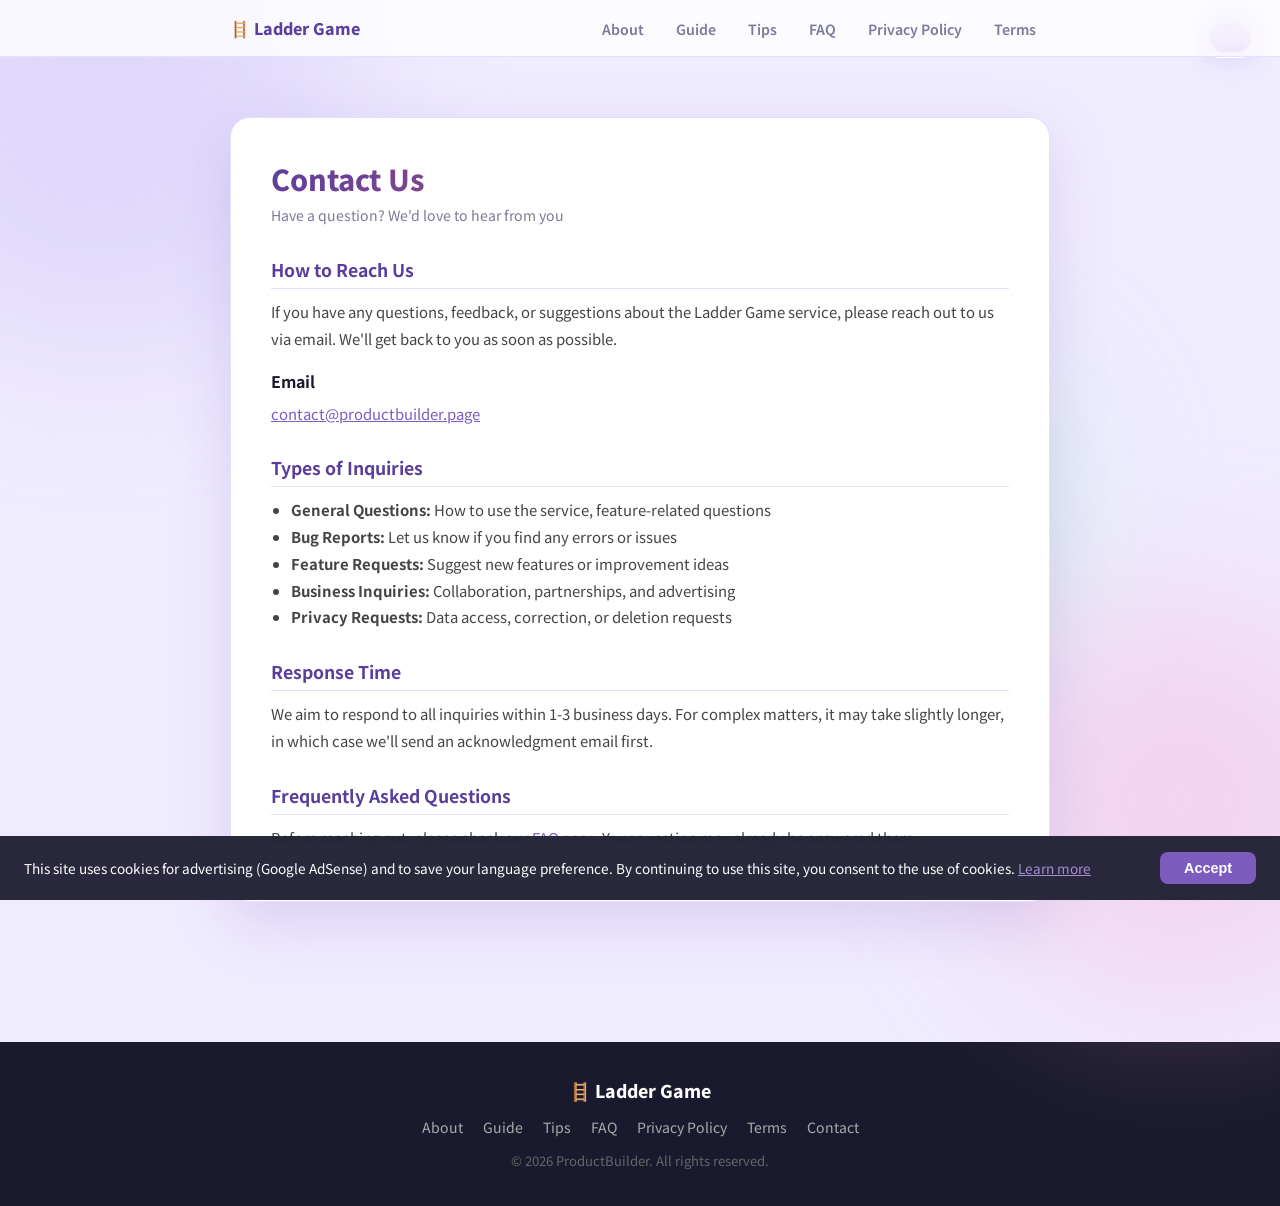
<file: contact.html>
<!doctype html>
<html lang="en">
<head>
  <meta charset="UTF-8" />
  <meta name="google-site-verification" content="1Q-H3LlUwdZQRzdQyM_tVczYmegXWnIZhnHXlcLVrIs" />
  <meta name="viewport" content="width=device-width, initial-scale=1.0" />
  <title>Contact Us - Ladder Game</title>
  <meta name="description" content="Contact the Ladder Game (Amidakuji) team. Send us your questions, feedback, or suggestions." />
  <meta property="og:title" content="Contact Us - Ladder Game" />
  <meta property="og:description" content="Contact the Ladder Game team with your questions, feedback, or suggestions." />
  <meta property="og:type" content="website" />
  <meta property="og:url" content="https://everythink-world.com/contact.html" />
  <link rel="canonical" href="https://everythink-world.com/contact.html" />
  <link rel="preconnect" href="https://fonts.googleapis.com">
  <link rel="preconnect" href="https://fonts.gstatic.com" crossorigin>
  <link href="https://fonts.googleapis.com/css2?family=Noto+Sans+KR:wght@400;500;600;700;800&family=Noto+Sans+JP:wght@400;500;700;800&family=Noto+Sans+SC:wght@400;500;700;800&display=swap" rel="stylesheet">
  <link href="style.css" rel="stylesheet">
  <script async src="https://pagead2.googlesyndication.com/pagead/js/adsbygoogle.js?client=ca-pub-7362975376492503"
     crossorigin="anonymous"></script>
</head>
<body>

  <div class="bg-orbs">
    <div class="orb orb1"></div>
    <div class="orb orb2"></div>
    <div class="orb orb3"></div>
  </div>

  <!-- Language switcher -->
  <div class="lang-switcher">
    <button class="lang-btn" data-lang="ko">한국어</button>
    <button class="lang-btn active" data-lang="en">EN</button>
    <button class="lang-btn" data-lang="zh">中文</button>
    <button class="lang-btn" data-lang="ja">日本語</button>
  </div>

  <nav class="site-nav">
    <div class="nav-inner">
      <a href="/" class="nav-logo">🪜 Ladder Game</a>
      <ul class="nav-links">
        <li><a href="about.html">About</a></li>
        <li><a href="guide.html">Guide</a></li>
        <li><a href="tips.html">Tips</a></li>
        <li><a href="faq-detail.html">FAQ</a></li>
        <li><a href="privacy.html">Privacy Policy</a></li>
        <li><a href="terms.html">Terms</a></li>
      </ul>
    </div>
  </nav>

  <div class="page">

    <!-- ── Korean ── -->
    <div data-lang="ko" style="display:none;">
      <div class="card policy-card">
        <h1 class="policy-title">문의하기</h1>
        <p class="policy-date">궁금한 점이 있으시면 언제든 연락해 주세요</p>
        <div class="policy-body">

          <h2>문의 방법</h2>
          <p>사다리 타기 서비스에 대한 질문, 피드백, 제안사항이 있으시면 아래 이메일로 연락해 주세요. 가능한 빠른 시일 내에 답변드리겠습니다.</p>

          <div class="contact-info">
            <h3>이메일</h3>
            <p><a href="mailto:contact@productbuilder.page">contact@productbuilder.page</a></p>
          </div>

          <h2>문의 유형</h2>
          <ul>
            <li><strong>일반 문의:</strong> 서비스 이용 방법, 기능에 관한 질문</li>
            <li><strong>버그 신고:</strong> 서비스 오류나 문제 발견 시 알려주세요</li>
            <li><strong>기능 제안:</strong> 새로운 기능이나 개선 아이디어를 제안해 주세요</li>
            <li><strong>비즈니스 문의:</strong> 협업, 제휴, 광고 관련 문의</li>
            <li><strong>개인정보 관련:</strong> 개인정보 열람, 정정, 삭제 요청</li>
          </ul>

          <h2>응답 안내</h2>
          <p>보내주신 문의는 영업일 기준 1~3일 이내에 답변드리겠습니다. 문의 내용이 복잡한 경우 다소 시간이 소요될 수 있으며, 이 경우 접수 확인 이메일을 먼저 보내드립니다.</p>

          <h2>자주 묻는 질문</h2>
          <p>문의하시기 전에 <a href="faq-detail.html">FAQ 페이지</a>를 확인해 주세요. 이미 답변이 준비되어 있을 수 있습니다.</p>

        </div>
      </div>
    </div>

    <!-- ── English ── -->
    <div data-lang="en">
      <div class="card policy-card">
        <h1 class="policy-title">Contact Us</h1>
        <p class="policy-date">Have a question? We'd love to hear from you</p>
        <div class="policy-body">

          <h2>How to Reach Us</h2>
          <p>If you have any questions, feedback, or suggestions about the Ladder Game service, please reach out to us via email. We'll get back to you as soon as possible.</p>

          <div class="contact-info">
            <h3>Email</h3>
            <p><a href="mailto:contact@productbuilder.page">contact@productbuilder.page</a></p>
          </div>

          <h2>Types of Inquiries</h2>
          <ul>
            <li><strong>General Questions:</strong> How to use the service, feature-related questions</li>
            <li><strong>Bug Reports:</strong> Let us know if you find any errors or issues</li>
            <li><strong>Feature Requests:</strong> Suggest new features or improvement ideas</li>
            <li><strong>Business Inquiries:</strong> Collaboration, partnerships, and advertising</li>
            <li><strong>Privacy Requests:</strong> Data access, correction, or deletion requests</li>
          </ul>

          <h2>Response Time</h2>
          <p>We aim to respond to all inquiries within 1-3 business days. For complex matters, it may take slightly longer, in which case we'll send an acknowledgment email first.</p>

          <h2>Frequently Asked Questions</h2>
          <p>Before reaching out, please check our <a href="faq-detail.html">FAQ page</a>. Your question may already be answered there.</p>

        </div>
      </div>
    </div>

    <!-- ── Chinese ── -->
    <div data-lang="zh" style="display:none;">
      <div class="card policy-card">
        <h1 class="policy-title">联系我们</h1>
        <p class="policy-date">有问题吗？欢迎随时联系我们</p>
        <div class="policy-body">

          <h2>联系方式</h2>
          <p>如果您对抽签梯子游戏服务有任何问题、反馈或建议，请通过以下邮箱联系我们。我们将尽快回复您。</p>

          <div class="contact-info">
            <h3>邮箱</h3>
            <p><a href="mailto:contact@productbuilder.page">contact@productbuilder.page</a></p>
          </div>

          <h2>咨询类型</h2>
          <ul>
            <li><strong>一般咨询：</strong>服务使用方法、功能相关问题</li>
            <li><strong>错误报告：</strong>如果您发现任何错误或问题，请告知我们</li>
            <li><strong>功能建议：</strong>提出新功能或改进想法</li>
            <li><strong>商务合作：</strong>合作、伙伴关系和广告</li>
            <li><strong>隐私请求：</strong>数据访问、更正或删除请求</li>
          </ul>

          <h2>回复时间</h2>
          <p>我们将在1-3个工作日内回复所有咨询。对于复杂事项，可能需要稍长时间，届时我们会先发送确认邮件。</p>

          <h2>常见问题</h2>
          <p>在联系我们之前，请先查看<a href="faq-detail.html">常见问题页面</a>。您的问题可能已有解答。</p>

        </div>
      </div>
    </div>

    <!-- ── Japanese ── -->
    <div data-lang="ja" style="display:none;">
      <div class="card policy-card">
        <h1 class="policy-title">お問い合わせ</h1>
        <p class="policy-date">ご質問がありましたら、お気軽にご連絡ください</p>
        <div class="policy-body">

          <h2>お問い合わせ方法</h2>
          <p>あみだくじサービスに関するご質問、フィードバック、ご提案がございましたら、以下のメールアドレスまでご連絡ください。できるだけ早くご返答いたします。</p>

          <div class="contact-info">
            <h3>メール</h3>
            <p><a href="mailto:contact@productbuilder.page">contact@productbuilder.page</a></p>
          </div>

          <h2>お問い合わせの種類</h2>
          <ul>
            <li><strong>一般的な質問：</strong>サービスの使い方、機能に関する質問</li>
            <li><strong>バグ報告：</strong>エラーや問題を見つけた場合はお知らせください</li>
            <li><strong>機能リクエスト：</strong>新機能や改善のアイデアをご提案ください</li>
            <li><strong>ビジネスに関するお問い合わせ：</strong>コラボレーション、パートナーシップ、広告</li>
            <li><strong>プライバシーに関する要求：</strong>データのアクセス、訂正、削除のリクエスト</li>
          </ul>

          <h2>回答時間</h2>
          <p>すべてのお問い合わせに1〜3営業日以内にご返答することを目指しています。複雑な案件の場合、もう少しお時間をいただく場合がありますが、その場合は確認メールを先にお送りします。</p>

          <h2>よくある質問</h2>
          <p>お問い合わせの前に、<a href="faq-detail.html">FAQページ</a>をご確認ください。すでに回答が用意されている場合があります。</p>

        </div>
      </div>
    </div>

  </div><!-- .page -->

  <footer class="site-footer">
    <div class="footer-inner">
      <div class="footer-logo">🪜 Ladder Game</div>
      <nav class="footer-nav">
        <a href="about.html">About</a>
        <a href="guide.html">Guide</a>
        <a href="tips.html">Tips</a>
        <a href="faq-detail.html">FAQ</a>
        <a href="privacy.html">Privacy Policy</a>
        <a href="terms.html">Terms</a>
        <a href="contact.html">Contact</a>
      </nav>
      <p class="footer-copy">&copy; 2026 ProductBuilder. All rights reserved.</p>
    </div>
  </footer>

  <script defer src="i18n-static.js"></script>
  <script defer src="cookie-consent.js"></script>
</body>
</html>
</file>
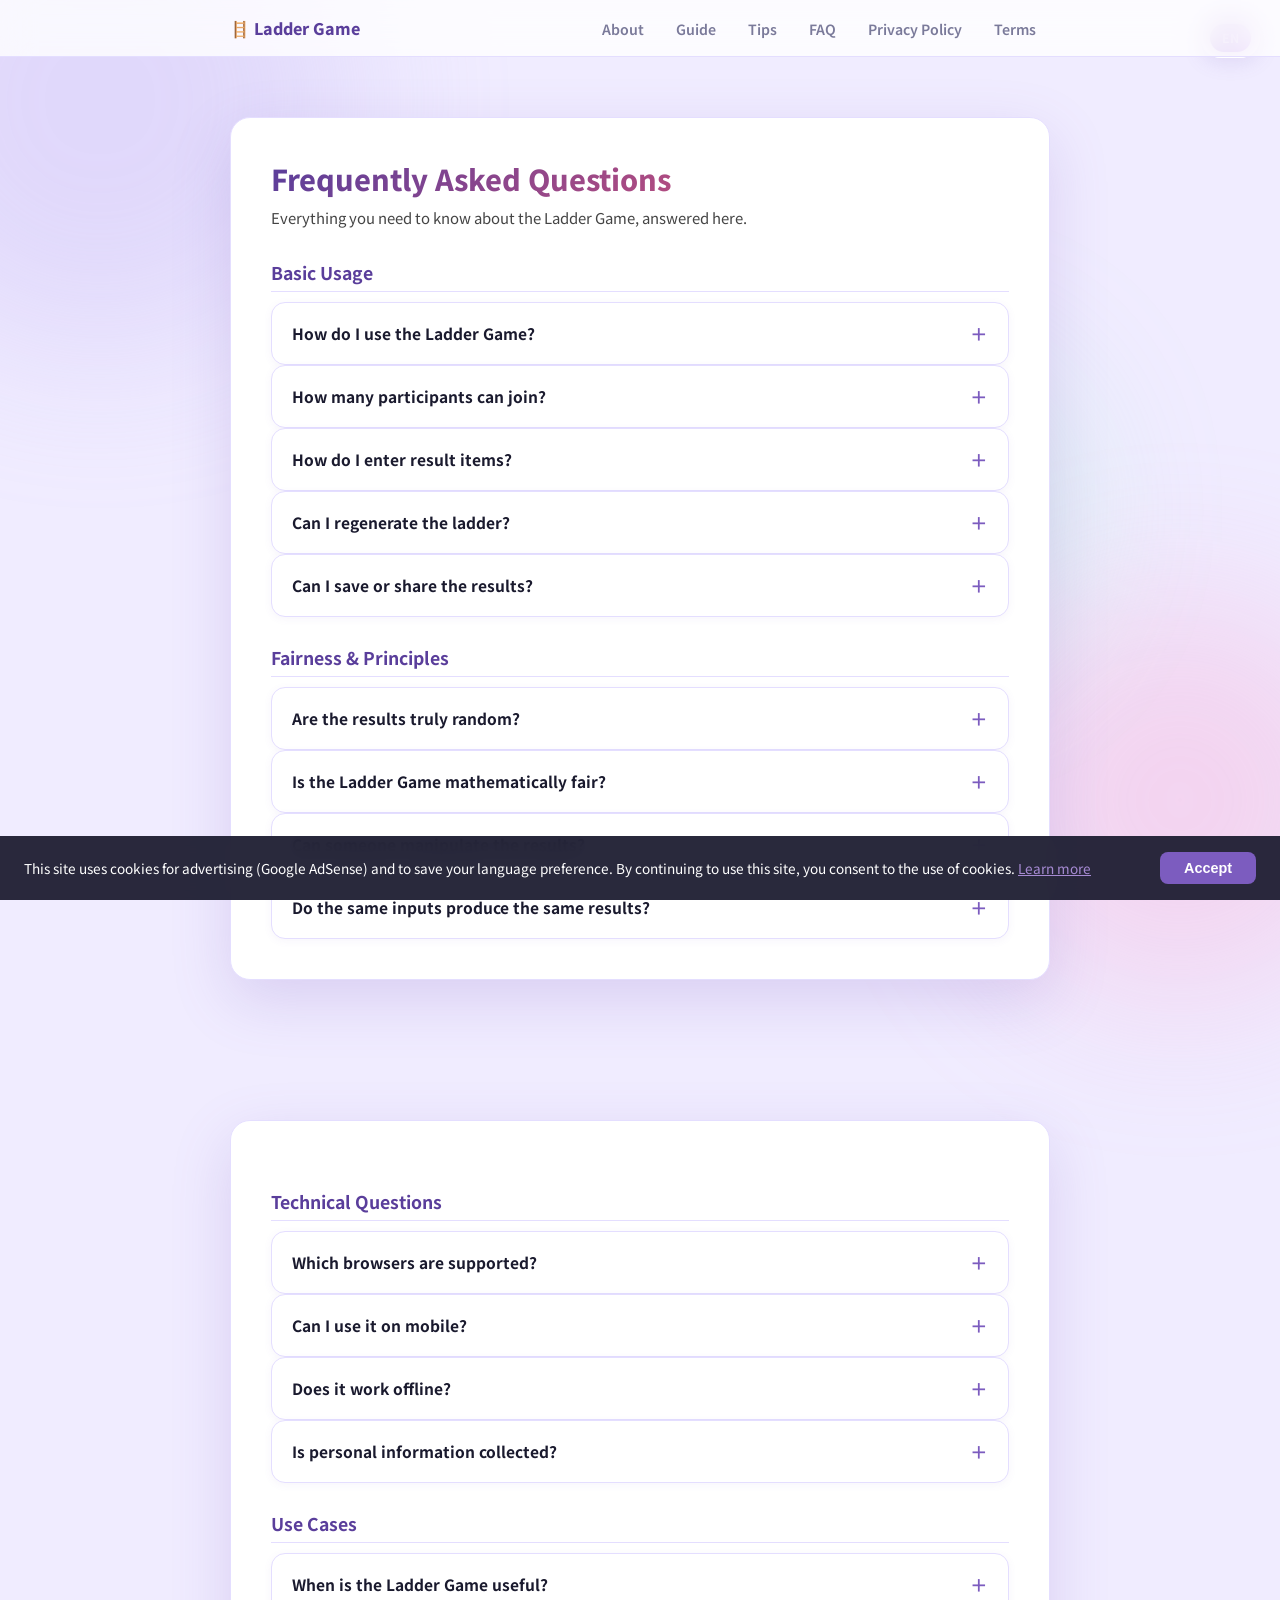
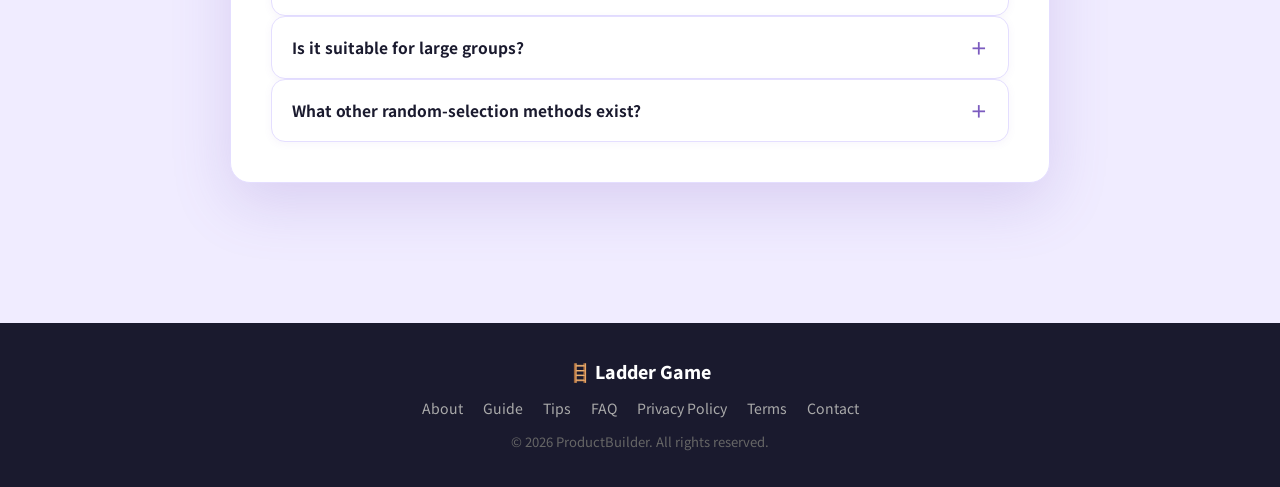
<file: faq-detail.html>
<!doctype html>
<html lang="en">
<head>
  <meta charset="UTF-8" />
  <meta name="google-site-verification" content="1Q-H3LlUwdZQRzdQyM_tVczYmegXWnIZhnHXlcLVrIs" />
  <meta name="viewport" content="width=device-width, initial-scale=1.0" />
  <title>Frequently Asked Questions (FAQ) - Ladder Game</title>
  <meta name="description" content="Find answers to frequently asked questions about the Ladder Game, including usage, fairness, technical details, and practical tips." />
  <meta name="keywords" content="ladder game FAQ, ladder game questions, ladder game usage, ladder fairness" />
  <meta property="og:title" content="Frequently Asked Questions (FAQ) - Ladder Game" />
  <meta property="og:description" content="Find answers to frequently asked questions about the Ladder Game." />
  <meta property="og:type" content="website" />
  <meta property="og:url" content="https://everythink-world.com/faq-detail.html" />
  <link rel="canonical" href="https://everythink-world.com/faq-detail.html" />
  <link rel="preconnect" href="https://fonts.googleapis.com">
  <link rel="preconnect" href="https://fonts.gstatic.com" crossorigin>
  <link href="https://fonts.googleapis.com/css2?family=Noto+Sans+KR:wght@400;500;600;700;800&family=Noto+Sans+JP:wght@400;500;700;800&family=Noto+Sans+SC:wght@400;500;700;800&display=swap" rel="stylesheet">
  <link href="style.css" rel="stylesheet">
  <script async src="https://pagead2.googlesyndication.com/pagead/js/adsbygoogle.js?client=ca-pub-7362975376492503"
     crossorigin="anonymous"></script>
  <script type="application/ld+json">
  {
    "@context": "https://schema.org",
    "@type": "FAQPage",
    "mainEntity": [
      {
        "@type": "Question",
        "name": "How do I use the Ladder Game?",
        "acceptedAnswer": {
          "@type": "Answer",
          "text": "First, enter participant names and result items, then click the 'Generate Ladder' button. Once the ladder is generated, click a participant's name to trace their path, or use 'Show All Results' to reveal every outcome at once. The entire process takes less than 30 seconds from input to result."
        }
      },
      {
        "@type": "Question",
        "name": "How many participants can join?",
        "acceptedAnswer": {
          "@type": "Answer",
          "text": "There is no strict limit on the number of participants. However, for the best readability and user experience, 2 to 10 participants is ideal. With more than 10, horizontal scrolling may be needed on mobile devices."
        }
      },
      {
        "@type": "Question",
        "name": "How do I enter result items?",
        "acceptedAnswer": {
          "@type": "Answer",
          "text": "You can freely enter anything you like in the result fields—prizes, duties, team names, penalties, etc. It is best to match the number of results to the number of participants; any missing slots will be auto-filled with '?'."
        }
      },
      {
        "@type": "Question",
        "name": "Can I regenerate the ladder?",
        "acceptedAnswer": {
          "@type": "Answer",
          "text": "Yes, clicking the 'Reset' button returns you to the input screen where you can generate a brand-new ladder. Each generation produces a completely new random ladder, so results will differ every time."
        }
      },
      {
        "@type": "Question",
        "name": "Can I save or share the results?",
        "acceptedAnswer": {
          "@type": "Answer",
          "text": "Currently there is no built-in save or share feature. If you want to keep a record of the results, we recommend taking a screenshot. Refreshing the browser will reset all data."
        }
      },
      {
        "@type": "Question",
        "name": "Are the results truly random?",
        "acceptedAnswer": {
          "@type": "Answer",
          "text": "Yes, the horizontal rungs of the ladder are generated fresh each time using JavaScript's Math.random() function. Even with the same participants and results, every generation produces an entirely different arrangement."
        }
      },
      {
        "@type": "Question",
        "name": "Is the Ladder Game mathematically fair?",
        "acceptedAnswer": {
          "@type": "Answer",
          "text": "The Ladder Game is based on mathematical permutation theory. Each horizontal rung acts as a transposition that swaps two adjacent paths, and with enough randomly placed rungs every participant has an equal probability of reaching every result."
        }
      },
      {
        "@type": "Question",
        "name": "Can someone manipulate the results?",
        "acceptedAnswer": {
          "@type": "Answer",
          "text": "The rungs are placed automatically by a computer random-number generator, making intentional manipulation virtually impossible. Unlike paper ladders, the digital version prevents anyone from knowing or controlling rung positions in advance."
        }
      },
      {
        "@type": "Question",
        "name": "Do the same inputs produce the same results?",
        "acceptedAnswer": {
          "@type": "Answer",
          "text": "No, even with identical participants and results, a new random arrangement of rungs is generated each time, producing different outcomes. This is because an independent random number is generated on every execution."
        }
      },
      {
        "@type": "Question",
        "name": "Which browsers are supported?",
        "acceptedAnswer": {
          "@type": "Answer",
          "text": "The game works properly on all modern browsers including Chrome, Firefox, Safari, and Edge. It uses HTML5 Canvas, so we recommend keeping your browser up to date. Internet Explorer is not supported."
        }
      },
      {
        "@type": "Question",
        "name": "Can I use it on mobile?",
        "acceptedAnswer": {
          "@type": "Answer",
          "text": "Yes, the responsive design ensures comfortable use on smartphones and tablets. Tap a participant's name to reveal their path, and scroll horizontally if there are many participants."
        }
      },
      {
        "@type": "Question",
        "name": "Does it work offline?",
        "acceptedAnswer": {
          "@type": "Answer",
          "text": "Once the page is loaded, the core ladder generation and result-checking features work offline. However, ads, comments, and web font loading require an internet connection."
        }
      },
      {
        "@type": "Question",
        "name": "Is personal information collected?",
        "acceptedAnswer": {
          "@type": "Answer",
          "text": "Participant names and result items are never sent to or stored on any server—all processing happens in your browser. Note that Google AdSense and Disqus may use cookies. See our Privacy Policy page for details."
        }
      },
      {
        "@type": "Question",
        "name": "When is the Ladder Game useful?",
        "acceptedAnswer": {
          "@type": "Answer",
          "text": "It is perfect for choosing a restaurant for a team dinner, assigning chores, dividing teams, deciding presentation order, matching gift-exchange partners, assigning game characters, and any other situation that calls for a fair random selection."
        }
      },
      {
        "@type": "Question",
        "name": "Is it suitable for large groups?",
        "acceptedAnswer": {
          "@type": "Answer",
          "text": "Technically it can handle large groups, but readability decreases with more than 10 participants. For 20 or more people, we recommend splitting into groups of 5–10 and running separate ladders."
        }
      },
      {
        "@type": "Question",
        "name": "What other random-selection methods exist?",
        "acceptedAnswer": {
          "@type": "Answer",
          "text": "Besides the ladder game, there are drawing lots, roulette wheels, coin flips, dice rolls, and more. Each method has its own strengths; check our Tips page for a detailed comparison."
        }
      }
    ]
  }
  </script>
</head>
<body>

  <div class="bg-orbs">
    <div class="orb orb1"></div>
    <div class="orb orb2"></div>
    <div class="orb orb3"></div>
  </div>

  <!-- Language switcher -->
  <div class="lang-switcher">
    <button class="lang-btn" data-lang="ko">한국어</button>
    <button class="lang-btn active" data-lang="en">EN</button>
    <button class="lang-btn" data-lang="zh">中文</button>
    <button class="lang-btn" data-lang="ja">日本語</button>
  </div>

  <!-- Navigation -->
  <nav class="site-nav">
    <div class="nav-inner">
      <a href="/" class="nav-logo">🪜 Ladder Game</a>
      <ul class="nav-links">
        <li><a href="about.html">About</a></li>
        <li><a href="guide.html">Guide</a></li>
        <li><a href="tips.html">Tips</a></li>
        <li><a href="faq-detail.html">FAQ</a></li>
        <li><a href="privacy.html">Privacy Policy</a></li>
        <li><a href="terms.html">Terms</a></li>
      </ul>
    </div>
  </nav>

  <div class="page">

    <!-- ===== KOREAN ===== -->
    <div data-lang="ko" style="display:none;">
      <div class="card" style="margin-top:20px;">
        <div class="policy-body" style="padding:40px;">
          <h1 class="policy-title">자주 묻는 질문</h1>
          <p class="policy-date">사다리 타기에 대해 궁금한 점을 모두 정리했습니다.</p>

          <h2>기본 사용법</h2>

          <details class="faq-item">
            <summary>사다리 타기는 어떻게 사용하나요?</summary>
            <p>먼저 참가자 이름을 입력하고, 결과 항목을 입력한 뒤 '사다리 생성하기' 버튼을 클릭하세요. 사다리가 자동으로 생성되면 참가자 이름을 클릭하여 개별 경로를 확인하거나, '전체 결과 보기' 버튼으로 모든 결과를 한 번에 확인할 수 있습니다. 입력부터 결과 확인까지 30초도 걸리지 않는 간편한 과정입니다.</p>
          </details>

          <details class="faq-item">
            <summary>참가자는 몇 명까지 가능한가요?</summary>
            <p>참가자 수에 엄격한 제한은 없습니다. 다만 화면 가독성과 사용 편의성을 고려하면 2명에서 10명 사이가 가장 이상적입니다. 10명 이상일 경우 모바일에서는 가로 스크롤이 필요할 수 있으므로, 많은 인원은 그룹을 나누어 진행하는 것을 권장합니다.</p>
          </details>

          <details class="faq-item">
            <summary>결과 항목은 어떻게 입력하나요?</summary>
            <p>결과 칸에 상품, 당번, 팀 이름, 벌칙 등 원하는 내용을 자유롭게 입력하면 됩니다. 참가자 수와 동일하게 맞추는 것이 좋으며, 결과가 부족할 경우 자동으로 '?'로 채워집니다. 회식 메뉴, 청소 구역, 역할 분담 등 어떤 내용이든 입력 가능합니다.</p>
          </details>

          <details class="faq-item">
            <summary>사다리를 다시 만들 수 있나요?</summary>
            <p>네, '다시 설정' 버튼을 클릭하면 입력 화면으로 돌아가 새로운 사다리를 생성할 수 있습니다. 매번 완전히 새로운 랜덤 사다리가 만들어지므로 결과도 달라집니다. 원하는 만큼 반복해서 사다리를 생성할 수 있으니 부담 없이 사용하세요.</p>
          </details>

          <details class="faq-item">
            <summary>결과를 저장하거나 공유할 수 있나요?</summary>
            <p>현재 별도의 저장이나 공유 기능은 제공되지 않습니다. 결과를 보존하고 싶다면 스크린샷을 캡처하여 저장하는 방법을 권장합니다. 브라우저를 새로고침하면 입력 데이터와 사다리가 모두 초기화되므로, 중요한 결과는 반드시 기록해 두세요.</p>
          </details>

          <h2>공정성과 원리</h2>

          <details class="faq-item">
            <summary>결과는 정말 무작위인가요?</summary>
            <p>네, 사다리의 가로선은 JavaScript의 Math.random() 함수를 기반으로 매번 새롭게 생성됩니다. 동일한 참가자와 결과를 입력하더라도 사다리를 생성할 때마다 완전히 다른 배치가 만들어집니다. 컴퓨터의 난수 생성기가 사람의 의도나 편향 없이 가로선 위치를 결정하므로 공정한 결과를 보장합니다.</p>
          </details>

          <details class="faq-item">
            <summary>사다리 타기는 수학적으로 공정한가요?</summary>
            <p>사다리 타기는 수학적 순열(permutation) 이론에 기반한 공정한 추첨 방식입니다. 각 가로선은 인접한 두 경로의 위치를 교환하는 전치(transposition) 역할을 하며, 충분한 수의 가로선이 무작위로 배치되면 모든 참가자가 모든 결과에 동일한 확률로 배정됩니다. 이는 수학적으로 증명된 원리이므로 안심하고 사용하실 수 있습니다.</p>
          </details>

          <details class="faq-item">
            <summary>누군가 결과를 조작할 수 있나요?</summary>
            <p>사다리의 가로선은 컴퓨터 난수 생성기에 의해 자동으로 배치되므로, 사람이 의도적으로 특정 결과를 만들어내는 것은 사실상 불가능합니다. 종이 사다리와 달리 디지털 방식은 가로선 위치를 미리 알거나 조절할 수 없어 조작의 여지가 없습니다. 모든 참가자가 지켜보는 상황에서 실행하면 더욱 신뢰할 수 있습니다.</p>
          </details>

          <details class="faq-item">
            <summary>같은 입력으로 같은 결과가 나오나요?</summary>
            <p>아니요, 같은 참가자와 결과를 입력하더라도 사다리를 생성할 때마다 가로선이 새롭게 랜덤 배치되므로 매번 다른 결과가 나옵니다. 이는 매 실행마다 독립적인 난수가 생성되기 때문이며, 이전 결과가 다음 결과에 영향을 주지 않습니다.</p>
          </details>
        </div>
      </div>
    </div>

    <!-- ===== ENGLISH ===== -->
    <div data-lang="en">
      <div class="card" style="margin-top:20px;">
        <div class="policy-body" style="padding:40px;">
          <h1 class="policy-title">Frequently Asked Questions</h1>
          <p class="policy-date">Everything you need to know about the Ladder Game, answered here.</p>

          <h2>Basic Usage</h2>

          <details class="faq-item">
            <summary>How do I use the Ladder Game?</summary>
            <p>Enter the participant names and result items, then click the "Generate Ladder" button. Once the ladder is created, click a participant's name to trace their individual path or press "Show All Results" to reveal every outcome at once. The whole process takes less than 30 seconds from start to finish.</p>
          </details>

          <details class="faq-item">
            <summary>How many participants can join?</summary>
            <p>There is no strict upper limit on the number of participants. For the best readability and user experience, 2 to 10 participants is ideal. With more than 10, horizontal scrolling may be needed on mobile, so splitting into groups is recommended.</p>
          </details>

          <details class="faq-item">
            <summary>How do I enter result items?</summary>
            <p>You can type anything you like into the result fields -- prizes, duties, team names, penalties, and so on. It is best to match the number of results to participants; any missing slots are automatically filled with "?". You can enter restaurant choices, cleaning zones, role assignments, or anything else.</p>
          </details>

          <details class="faq-item">
            <summary>Can I regenerate the ladder?</summary>
            <p>Yes, clicking the "Reset" button takes you back to the input screen where a brand-new random ladder can be generated. Every generation produces a completely different arrangement, so results will change each time. Feel free to regenerate as many times as you like.</p>
          </details>

          <details class="faq-item">
            <summary>Can I save or share the results?</summary>
            <p>There is currently no built-in save or share feature. If you want to keep a record of the results, we recommend taking a screenshot. Refreshing the browser will reset all entered data and the ladder, so be sure to capture important outcomes.</p>
          </details>

          <h2>Fairness &amp; Principles</h2>

          <details class="faq-item">
            <summary>Are the results truly random?</summary>
            <p>Yes, the horizontal rungs are generated fresh each time using JavaScript's Math.random() function. Even with the same participants and results, every generation produces an entirely different layout. The computer's random-number generator determines rung positions without human intent or bias, ensuring fair outcomes.</p>
          </details>

          <details class="faq-item">
            <summary>Is the Ladder Game mathematically fair?</summary>
            <p>The Ladder Game is grounded in mathematical permutation theory. Each rung acts as a transposition that swaps two adjacent paths, and with enough randomly placed rungs every participant has an equal probability of reaching every result. This is a mathematically proven principle, so you can use it with confidence.</p>
          </details>

          <details class="faq-item">
            <summary>Can someone manipulate the results?</summary>
            <p>The rungs are placed automatically by a computer random-number generator, making intentional manipulation virtually impossible. Unlike paper ladders, the digital version prevents anyone from knowing or controlling rung positions in advance. Running it while all participants watch adds an extra layer of trust.</p>
          </details>

          <details class="faq-item">
            <summary>Do the same inputs produce the same results?</summary>
            <p>No, even with identical participants and results, a new random arrangement of rungs is generated each time, yielding different outcomes. This is because an independent random number is produced on every execution, and previous results have no influence on the next.</p>
          </details>
        </div>
      </div>
    </div>

    <!-- ===== CHINESE ===== -->
    <div data-lang="zh" style="display:none;">
      <div class="card" style="margin-top:20px;">
        <div class="policy-body" style="padding:40px;">
          <h1 class="policy-title">常见问题</h1>
          <p class="policy-date">关于抽签梯子游戏的所有常见问题，都在这里为您解答。</p>

          <h2>基本使用方法</h2>

          <details class="faq-item">
            <summary>如何使用抽签梯子？</summary>
            <p>首先输入参与者姓名和结果项目，然后点击"生成梯子"按钮。梯子自动生成后，点击参与者姓名可查看个人路径，也可以点击"查看全部结果"一次性显示所有结果。从输入到查看结果只需不到30秒。</p>
          </details>

          <details class="faq-item">
            <summary>最多可以有多少参与者？</summary>
            <p>参与者人数没有严格限制。但考虑到画面可读性和使用便利性，2至10人最为理想。超过10人时，在移动设备上可能需要横向滚动，建议分组进行。</p>
          </details>

          <details class="faq-item">
            <summary>如何输入结果项目？</summary>
            <p>您可以在结果栏中自由输入奖品、值日、队名、惩罚等任何内容。建议结果数量与参与者人数一致，不足时系统会自动用"?"填充。聚餐菜单、打扫区域、角色分配等都可以输入。</p>
          </details>

          <details class="faq-item">
            <summary>可以重新生成梯子吗？</summary>
            <p>可以，点击"重新设置"按钮即可返回输入界面，生成新的梯子。每次都会生成全新的随机梯子，结果也会不同。您可以随意重复生成，不必有任何顾虑。</p>
          </details>

          <details class="faq-item">
            <summary>可以保存或分享结果吗？</summary>
            <p>目前没有提供保存或分享功能。如果您想保留结果，建议截图保存。刷新浏览器后所有数据和梯子都会被重置，请务必记录重要结果。</p>
          </details>

          <h2>公平性与原理</h2>

          <details class="faq-item">
            <summary>结果真的是随机的吗？</summary>
            <p>是的，梯子的横线每次都是基于JavaScript的Math.random()函数重新生成的。即使输入相同的参与者和结果，每次生成都会产生完全不同的排列。计算机的随机数生成器在没有人为意图或偏见的情况下决定横线位置，确保公平的结果。</p>
          </details>

          <details class="faq-item">
            <summary>抽签梯子在数学上公平吗？</summary>
            <p>抽签梯子基于数学排列（permutation）理论，是一种公平的抽签方式。每条横线起到交换相邻两条路径位置的置换作用，当足够多的横线被随机放置时，每位参与者以相同的概率被分配到每个结果。这是数学上已被证明的原理。</p>
          </details>

          <details class="faq-item">
            <summary>有人能操纵结果吗？</summary>
            <p>梯子的横线由计算机随机数生成器自动放置，因此人为故意制造特定结果实际上是不可能的。与纸质梯子不同，数字方式无法提前知道或控制横线的位置，没有操纵的余地。在所有参与者注视下运行会更加值得信赖。</p>
          </details>

          <details class="faq-item">
            <summary>相同输入会产生相同结果吗？</summary>
            <p>不会，即使输入相同的参与者和结果，每次生成梯子时横线都会重新随机排列，因此每次结果都不同。这是因为每次执行都会生成独立的随机数，之前的结果不会影响下一次。</p>
          </details>
        </div>
      </div>
    </div>

    <!-- ===== JAPANESE ===== -->
    <div data-lang="ja" style="display:none;">
      <div class="card" style="margin-top:20px;">
        <div class="policy-body" style="padding:40px;">
          <h1 class="policy-title">よくある質問</h1>
          <p class="policy-date">あみだくじに関するよくある質問をすべてまとめました。</p>

          <h2>基本的な使い方</h2>

          <details class="faq-item">
            <summary>あみだくじはどうやって使いますか？</summary>
            <p>まず参加者の名前を入力し、結果項目を入力してから「くじを生成」ボタンをクリックします。くじが自動生成されたら、参加者の名前をクリックして個別の経路を確認するか、「全結果を見る」ボタンですべての結果を一度に確認できます。入力から結果確認まで30秒もかかりません。</p>
          </details>

          <details class="faq-item">
            <summary>参加者は何人まで可能ですか？</summary>
            <p>参加者数に厳密な制限はありません。ただし画面の見やすさと使いやすさを考えると、2人から10人が最適です。10人以上の場合、モバイルでは横スクロールが必要になることがあるため、グループ分けをお勧めします。</p>
          </details>

          <details class="faq-item">
            <summary>結果項目はどのように入力しますか？</summary>
            <p>結果欄に景品、当番、チーム名、罰ゲームなど、お好きな内容を自由に入力できます。参加者数と同じ数に揃えるのがベストで、不足分は自動的に「?」で埋められます。飲み会のメニュー、掃除エリア、役割分担など、何でも入力可能です。</p>
          </details>

          <details class="faq-item">
            <summary>くじを作り直せますか？</summary>
            <p>はい、「リセット」ボタンをクリックすると入力画面に戻り、新しいくじを生成できます。毎回まったく新しいランダムなくじが作られるため、結果も変わります。何度でも気軽に生成してください。</p>
          </details>

          <details class="faq-item">
            <summary>結果を保存・共有できますか？</summary>
            <p>現在、保存や共有の機能は提供されていません。結果を残したい場合はスクリーンショットでの保存をお勧めします。ブラウザを更新すると入力データとくじがすべてリセットされるため、重要な結果は必ず記録しておいてください。</p>
          </details>

          <h2>公平性と原理</h2>

          <details class="faq-item">
            <summary>結果は本当にランダムですか？</summary>
            <p>はい、くじの横線はJavaScriptのMath.random()関数に基づいて毎回新しく生成されます。同じ参加者と結果を入力しても、生成するたびにまったく異なる配置になります。コンピュータの乱数生成器が人の意図やバイアスなしに横線の位置を決定するため、公平な結果が保証されます。</p>
          </details>

          <details class="faq-item">
            <summary>あみだくじは数学的に公平ですか？</summary>
            <p>あみだくじは数学的な順列（permutation）理論に基づいた公平な抽選方式です。各横線は隣接する2つの経路の位置を交換する互換の役割を果たし、十分な数の横線がランダムに配置されると、すべての参加者がすべての結果に等しい確率で割り当てられます。これは数学的に証明された原理です。</p>
          </details>

          <details class="faq-item">
            <summary>誰かが結果を操作できますか？</summary>
            <p>くじの横線はコンピュータの乱数生成器によって自動的に配置されるため、意図的に特定の結果を作り出すことは事実上不可能です。紙のくじと違い、デジタル方式では横線の位置を事前に知ったり操作したりすることはできません。全参加者が見ている前で実行すると、さらに信頼性が高まります。</p>
          </details>

          <details class="faq-item">
            <summary>同じ入力で同じ結果になりますか？</summary>
            <p>いいえ、同じ参加者と結果を入力しても、くじを生成するたびに横線が新たにランダム配置されるため、毎回異なる結果になります。これは実行ごとに独立した乱数が生成されるためで、以前の結果が次の結果に影響を与えることはありません。</p>
          </details>
        </div>
      </div>
    </div>

    <!-- AD: between categories -->
    <div class="ad-wrap">
      <ins class="adsbygoogle"
        style="display:block"
        data-ad-client="ca-pub-7362975376492503"
        data-ad-format="auto"
        data-full-width-responsive="true"></ins>
      <script>(adsbygoogle = window.adsbygoogle || []).push({});</script>
    </div>

    <!-- ===== KOREAN (part 2) ===== -->
    <div data-lang="ko" style="display:none;">
      <div class="card" style="margin-top:20px;">
        <div class="policy-body" style="padding:40px;">

          <h2>기술적 질문</h2>

          <details class="faq-item">
            <summary>어떤 브라우저에서 작동하나요?</summary>
            <p>Chrome, Firefox, Safari, Edge 등 모든 최신 브라우저에서 정상적으로 작동합니다. HTML5 Canvas를 사용하므로 최신 버전의 브라우저를 권장하며, Internet Explorer는 지원하지 않습니다. 브라우저를 최신 상태로 유지하면 가장 안정적인 경험을 할 수 있습니다.</p>
          </details>

          <details class="faq-item">
            <summary>모바일에서도 사용할 수 있나요?</summary>
            <p>네, 반응형 디자인이 적용되어 스마트폰과 태블릿에서도 편리하게 사용할 수 있습니다. 터치로 참가자 이름을 탭하면 경로가 표시되며, 참가자가 많을 경우 가로 스크롤로 전체 사다리를 확인할 수 있습니다. iOS Safari와 Android Chrome 모두 최적화되어 있습니다.</p>
          </details>

          <details class="faq-item">
            <summary>인터넷 없이도 사용 가능한가요?</summary>
            <p>페이지가 한 번 로드된 이후에는 사다리 생성과 결과 확인 등 기본 기능은 오프라인에서도 사용할 수 있습니다. 다만 광고 표시, 댓글 기능, 웹 폰트 로딩 등 일부 외부 서비스는 인터넷 연결이 필요합니다. 오프라인 환경에서도 핵심 추첨 기능은 정상적으로 동작합니다.</p>
          </details>

          <details class="faq-item">
            <summary>개인정보가 수집되나요?</summary>
            <p>사다리 타기에 입력하는 참가자 이름과 결과 항목은 서버에 전송되거나 저장되지 않으며, 모든 처리는 사용자의 브라우저에서만 이루어집니다. 다만 광고 서비스(Google AdSense)와 댓글 서비스(Disqus)에서 쿠키를 사용할 수 있습니다. 자세한 내용은 <a href="privacy.html">Privacy Policy</a> 페이지를 참고해 주세요.</p>
          </details>

          <h2>활용 관련</h2>

          <details class="faq-item">
            <summary>어떤 상황에서 사다리 타기를 쓰면 좋나요?</summary>
            <p>회식 메뉴 정하기, 청소 당번 배정, 팀 나누기, 발표 순서 정하기, 선물 교환 파트너 결정, 게임 캐릭터 배정 등 공정한 무작위 선택이 필요한 모든 상황에서 유용합니다. 학교, 직장, 모임 등 다양한 환경에서 누구나 쉽게 활용할 수 있습니다. 더 다양한 활용 사례는 <a href="guide.html">Guide</a> 페이지에서 확인하세요.</p>
          </details>

          <details class="faq-item">
            <summary>대규모 인원에도 적합한가요?</summary>
            <p>기술적으로는 대규모 인원도 처리할 수 있지만, 10명 이상일 경우 사다리가 복잡해져 가독성이 떨어질 수 있습니다. 20명 이상의 경우 5~10명씩 여러 그룹으로 나누어 각각 사다리를 진행하는 것을 권장합니다. 이렇게 하면 결과도 명확하고 참가자 모두가 과정을 쉽게 확인할 수 있습니다.</p>
          </details>

          <details class="faq-item">
            <summary>사다리 타기 외에 다른 추첨 방법은?</summary>
            <p>사다리 타기 외에도 제비뽑기, 룰렛, 동전 던지기, 주사위 굴리기 등 다양한 추첨 방법이 있습니다. 각 방법마다 장단점이 있으며, 상황에 따라 적합한 방법이 다릅니다. 각 추첨 방법의 특징과 비교는 <a href="tips.html">Tips</a> 페이지에서 자세히 확인할 수 있습니다.</p>
          </details>

        </div>
      </div>
    </div>

    <!-- ===== ENGLISH (part 2) ===== -->
    <div data-lang="en">
      <div class="card" style="margin-top:20px;">
        <div class="policy-body" style="padding:40px;">

          <h2>Technical Questions</h2>

          <details class="faq-item">
            <summary>Which browsers are supported?</summary>
            <p>The game works properly on all modern browsers including Chrome, Firefox, Safari, and Edge. It uses HTML5 Canvas, so we recommend keeping your browser up to date for the most stable experience. Internet Explorer is not supported.</p>
          </details>

          <details class="faq-item">
            <summary>Can I use it on mobile?</summary>
            <p>Yes, the responsive design ensures comfortable use on smartphones and tablets. Tap a participant's name to reveal their path, and if there are many participants you can scroll horizontally to view the full ladder. Both iOS Safari and Android Chrome are fully optimized.</p>
          </details>

          <details class="faq-item">
            <summary>Does it work offline?</summary>
            <p>Once the page has been loaded, the core ladder generation and result-checking features work without an internet connection. However, ads, comments, and web font loading require connectivity. The essential drawing functionality operates normally even in offline environments.</p>
          </details>

          <details class="faq-item">
            <summary>Is personal information collected?</summary>
            <p>Participant names and result items you enter are never sent to or stored on any server -- all processing happens locally in your browser. Note that Google AdSense and Disqus may use cookies. Please see our <a href="privacy.html">Privacy Policy</a> page for details.</p>
          </details>

          <h2>Use Cases</h2>

          <details class="faq-item">
            <summary>When is the Ladder Game useful?</summary>
            <p>It is perfect for choosing a restaurant for a team dinner, assigning cleaning duties, dividing teams, deciding presentation order, matching gift-exchange partners, assigning game characters, and any other situation requiring fair random selection. It can be used easily by anyone at school, work, or social gatherings. Check out our <a href="guide.html">Usage Guide</a> for more ideas.</p>
          </details>

          <details class="faq-item">
            <summary>Is it suitable for large groups?</summary>
            <p>Technically it can handle large groups, but with more than 10 participants the ladder becomes complex and harder to read. For 20 or more people, we recommend splitting into groups of 5 to 10 and running separate ladders. This keeps results clear and lets every participant easily follow the process.</p>
          </details>

          <details class="faq-item">
            <summary>What other random-selection methods exist?</summary>
            <p>Besides the ladder game, there are drawing lots, roulette wheels, coin flips, dice rolls, and more. Each method has its own pros and cons, and the best choice depends on the situation. Visit our <a href="tips.html">Drawing Tips</a> page for a detailed comparison of each method.</p>
          </details>

        </div>
      </div>
    </div>

    <!-- ===== CHINESE (part 2) ===== -->
    <div data-lang="zh" style="display:none;">
      <div class="card" style="margin-top:20px;">
        <div class="policy-body" style="padding:40px;">

          <h2>技术问题</h2>

          <details class="faq-item">
            <summary>支持哪些浏览器？</summary>
            <p>支持Chrome、Firefox、Safari、Edge等所有主流浏览器。由于使用了HTML5 Canvas，建议保持浏览器为最新版本以获得最稳定的体验。不支持Internet Explorer。</p>
          </details>

          <details class="faq-item">
            <summary>可以在手机上使用吗？</summary>
            <p>可以，响应式设计确保在智能手机和平板电脑上也能方便使用。点击参与者姓名即可显示路径，参与者较多时可横向滚动查看完整梯子。iOS Safari和Android Chrome均已优化。</p>
          </details>

          <details class="faq-item">
            <summary>没有网络也能使用吗？</summary>
            <p>页面加载后，梯子生成和结果确认等核心功能可以离线使用。但广告显示、评论功能、网页字体加载等部分外部服务需要网络连接。离线环境下核心抽签功能仍可正常运行。</p>
          </details>

          <details class="faq-item">
            <summary>会收集个人信息吗？</summary>
            <p>您输入的参与者姓名和结果项目不会被发送到服务器或存储，所有处理都在您的浏览器中完成。但Google AdSense广告服务和Disqus评论服务可能会使用Cookie。详情请参阅<a href="privacy.html">隐私政策</a>页面。</p>
          </details>

          <h2>应用场景</h2>

          <details class="faq-item">
            <summary>什么场景适合使用抽签梯子？</summary>
            <p>选择聚餐菜单、分配打扫任务、分组、决定发言顺序、确定礼物交换对象、分配游戏角色等，任何需要公平随机选择的场景都非常实用。学校、职场、聚会等各种环境中都可以轻松使用。更多应用案例请查看<a href="guide.html">使用指南</a>。</p>
          </details>

          <details class="faq-item">
            <summary>适合大规模人数吗？</summary>
            <p>技术上可以处理大规模人数，但超过10人时梯子会变得复杂，可读性降低。20人以上建议分成5至10人的小组分别进行。这样结果更清晰，所有参与者都能轻松确认过程。</p>
          </details>

          <details class="faq-item">
            <summary>除了抽签梯子还有其他抽签方法吗？</summary>
            <p>除了梯子游戏，还有抽签、轮盘、掷硬币、掷骰子等多种抽签方法。每种方法各有优缺点，最佳选择取决于具体场景。各种抽签方法的特点和比较请查看<a href="tips.html">抽签技巧</a>页面。</p>
          </details>

        </div>
      </div>
    </div>

    <!-- ===== JAPANESE (part 2) ===== -->
    <div data-lang="ja" style="display:none;">
      <div class="card" style="margin-top:20px;">
        <div class="policy-body" style="padding:40px;">

          <h2>技術的な質問</h2>

          <details class="faq-item">
            <summary>どのブラウザで動作しますか？</summary>
            <p>Chrome、Firefox、Safari、Edgeなど、すべての主要ブラウザで正常に動作します。HTML5 Canvasを使用しているため、最新バージョンのブラウザをお勧めします。Internet Explorerには対応していません。</p>
          </details>

          <details class="faq-item">
            <summary>モバイルでも使えますか？</summary>
            <p>はい、レスポンシブデザインにより、スマートフォンやタブレットでも快適にご利用いただけます。参加者の名前をタップすると経路が表示され、参加者が多い場合は横スクロールで全体のくじを確認できます。iOS SafariとAndroid Chromeの両方に最適化されています。</p>
          </details>

          <details class="faq-item">
            <summary>オフラインでも使えますか？</summary>
            <p>ページが一度読み込まれた後は、くじの生成や結果確認などの基本機能はオフラインでも使用できます。ただし、広告表示、コメント機能、Webフォント読み込みなど一部の外部サービスにはインターネット接続が必要です。オフライン環境でもコアの抽選機能は正常に動作します。</p>
          </details>

          <details class="faq-item">
            <summary>個人情報は収集されますか？</summary>
            <p>入力した参加者名と結果項目はサーバーに送信・保存されることはなく、すべての処理はブラウザ内で完結します。ただし、Google AdSense広告サービスとDisqusコメントサービスがCookieを使用する場合があります。詳細は<a href="privacy.html">プライバシーポリシー</a>ページをご確認ください。</p>
          </details>

          <h2>活用方法</h2>

          <details class="faq-item">
            <summary>どんな場面であみだくじが役立ちますか？</summary>
            <p>飲み会のメニュー決め、掃除当番の割り当て、チーム分け、発表順序の決定、プレゼント交換の相手決め、ゲームキャラクターの割り当てなど、公平なランダム選択が必要なあらゆる場面で便利です。学校、職場、集まりなど様々な環境で誰でも簡単に活用できます。詳しい活用事例は<a href="guide.html">活用ガイド</a>をご覧ください。</p>
          </details>

          <details class="faq-item">
            <summary>大人数にも適していますか？</summary>
            <p>技術的には大人数にも対応できますが、10人以上になるとくじが複雑になり、見づらくなる場合があります。20人以上の場合は5〜10人ずつのグループに分けてそれぞれくじを行うことをお勧めします。そうすることで結果も明確になり、全参加者が過程を簡単に確認できます。</p>
          </details>

          <details class="faq-item">
            <summary>あみだくじ以外の抽選方法は？</summary>
            <p>あみだくじの他にも、くじ引き、ルーレット、コイン投げ、サイコロなど、さまざまな抽選方法があります。各方法にはそれぞれ長所と短所があり、状況に応じて最適な方法が異なります。各抽選方法の特徴と比較は<a href="tips.html">抽選のコツ</a>ページで詳しくご確認いただけます。</p>
          </details>

        </div>
      </div>
    </div>

  </div><!-- .page -->

  <!-- Footer -->
  <footer class="site-footer">
    <div class="footer-inner">
      <div class="footer-logo">🪜 Ladder Game</div>
      <nav class="footer-nav">
        <a href="about.html">About</a>
        <a href="guide.html">Guide</a>
        <a href="tips.html">Tips</a>
        <a href="faq-detail.html">FAQ</a>
        <a href="privacy.html">Privacy Policy</a>
        <a href="terms.html">Terms</a>
        <a href="contact.html">Contact</a>
      </nav>
      <p class="footer-copy">&copy; 2026 ProductBuilder. All rights reserved.</p>
    </div>
  </footer>

  <script defer src="i18n-static.js"></script>
  <script defer src="cookie-consent.js"></script>
</body>
</html>
</file>
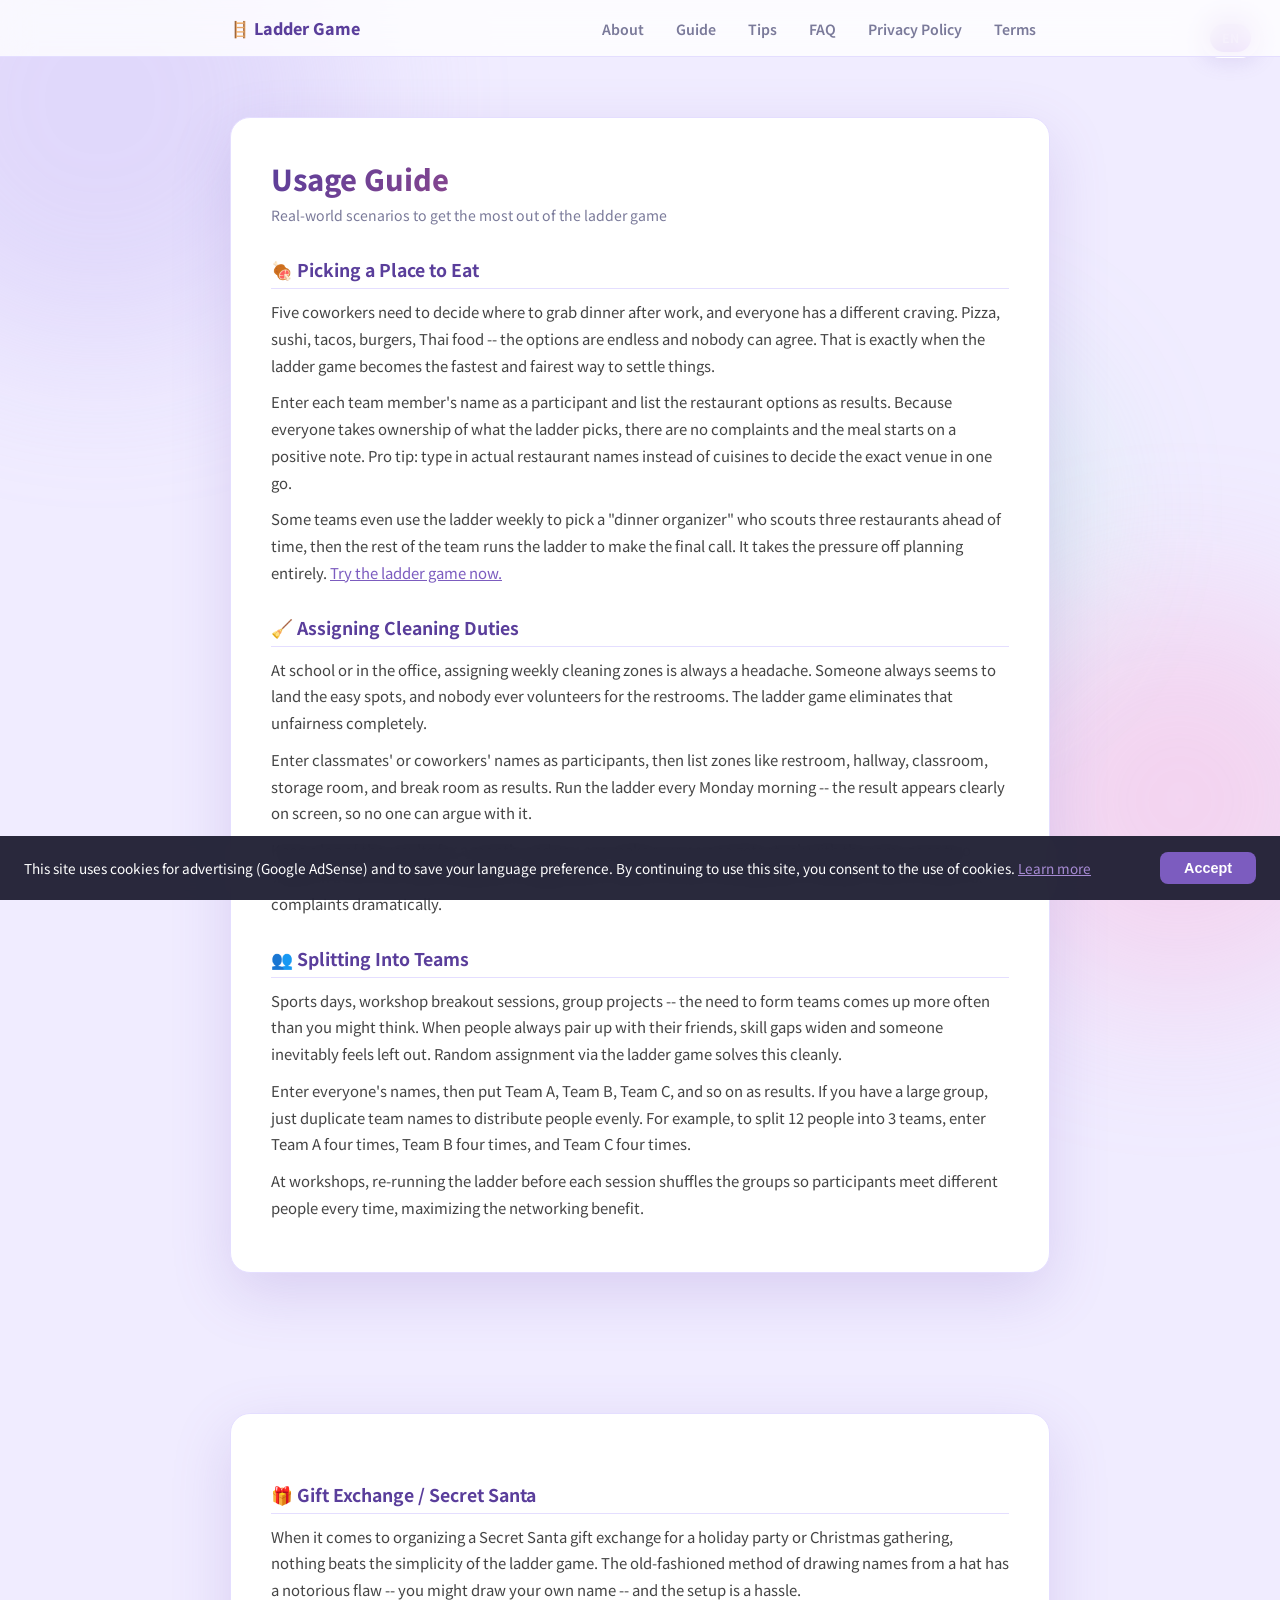
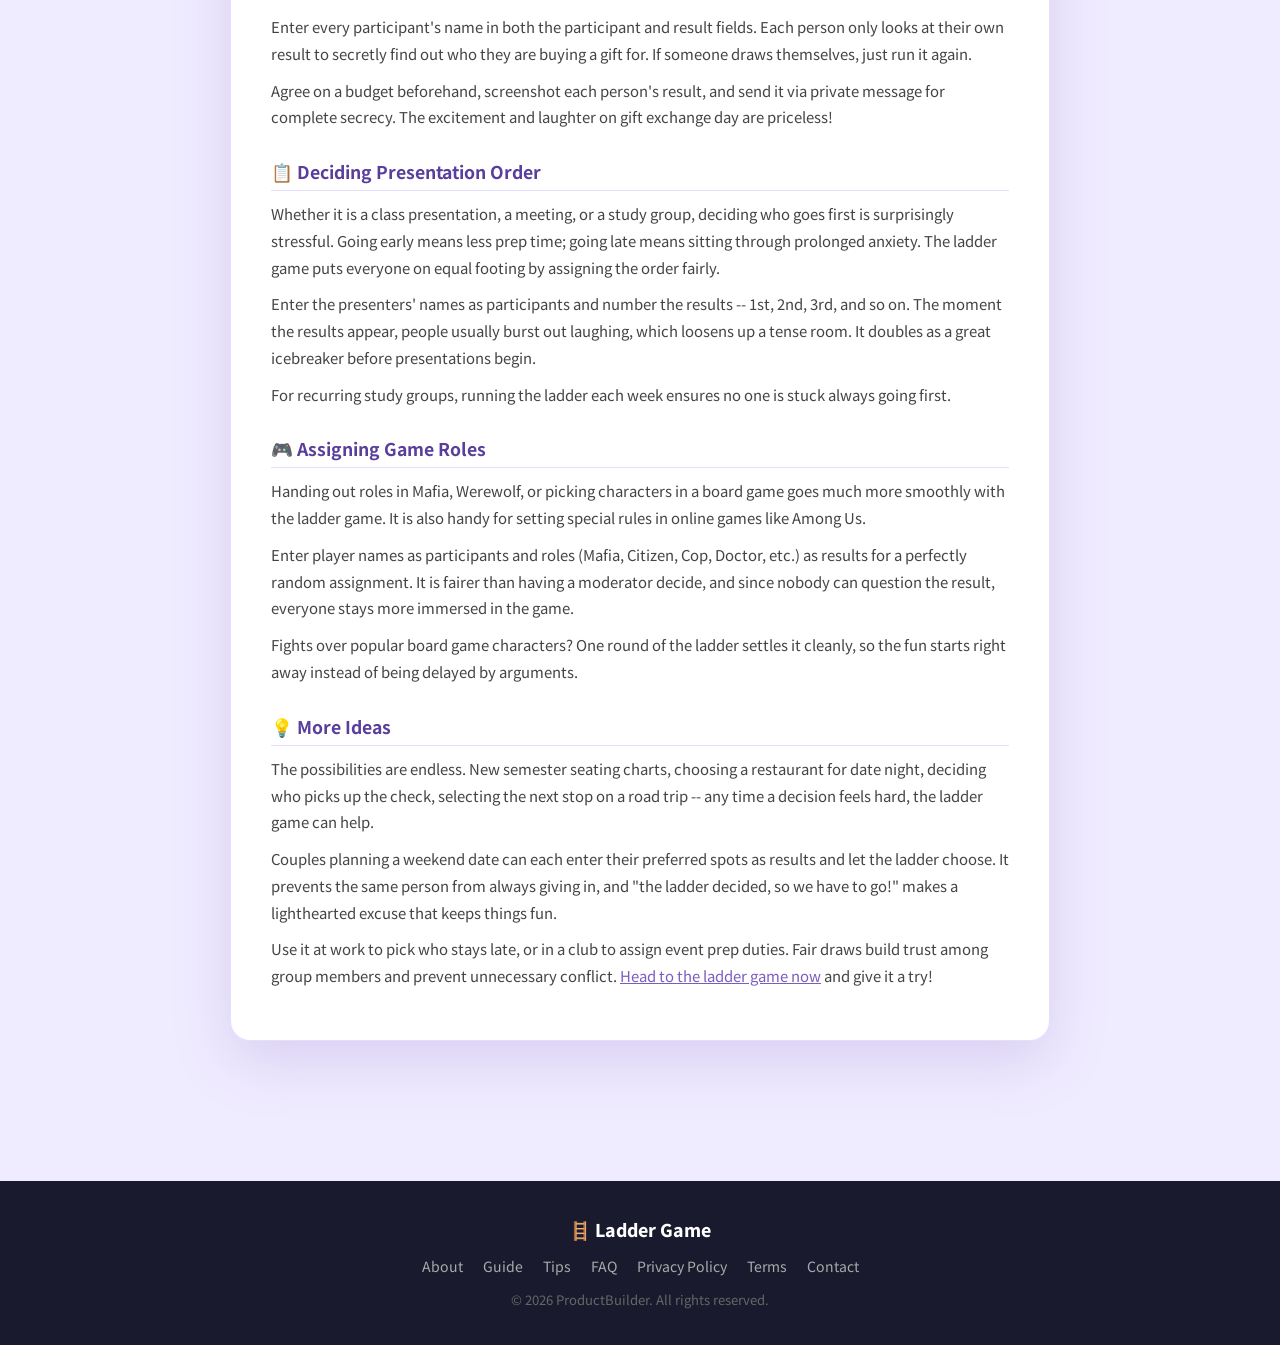
<file: guide.html>
<!doctype html>
<html lang="en">
<head>
  <meta charset="UTF-8" />
  <meta name="google-site-verification" content="1Q-H3LlUwdZQRzdQyM_tVczYmegXWnIZhnHXlcLVrIs" />
  <meta name="viewport" content="width=device-width, initial-scale=1.0" />
  <title>Usage Guide - Ladder Game</title>
  <meta name="description" content="Learn how to use the ladder game in various situations. Discover practical tips for choosing restaurants, assigning chores, splitting teams, gift exchanges, and more." />
  <meta property="og:title" content="Usage Guide - Ladder Game" />
  <meta property="og:description" content="Practical scenarios for using the ladder game: restaurants, chores, teams, gift exchanges, and more." />
  <meta property="og:type" content="article" />
  <meta property="og:url" content="https://everythink-world.com/guide.html" />
  <link rel="canonical" href="https://everythink-world.com/guide.html" />
  <link rel="preconnect" href="https://fonts.googleapis.com">
  <link rel="preconnect" href="https://fonts.gstatic.com" crossorigin>
  <link href="https://fonts.googleapis.com/css2?family=Noto+Sans+KR:wght@400;500;600;700;800&display=swap" rel="stylesheet">
  <link href="style.css" rel="stylesheet">
  <script async src="https://pagead2.googlesyndication.com/pagead/js/adsbygoogle.js?client=ca-pub-7362975376492503"
     crossorigin="anonymous"></script>
</head>
<body>

  <div class="bg-orbs">
    <div class="orb orb1"></div>
    <div class="orb orb2"></div>
    <div class="orb orb3"></div>
  </div>

  <!-- Language switcher -->
  <div class="lang-switcher">
    <button class="lang-btn" data-lang="ko">한국어</button>
    <button class="lang-btn active" data-lang="en">EN</button>
    <button class="lang-btn" data-lang="zh">中文</button>
    <button class="lang-btn" data-lang="ja">日本語</button>
  </div>

  <nav class="site-nav">
    <div class="nav-inner">
      <a href="/" class="nav-logo">🪜 Ladder Game</a>
      <ul class="nav-links">
        <li><a href="about.html">About</a></li>
        <li><a href="guide.html">Guide</a></li>
        <li><a href="tips.html">Tips</a></li>
        <li><a href="faq-detail.html">FAQ</a></li>
        <li><a href="privacy.html">Privacy Policy</a></li>
        <li><a href="terms.html">Terms</a></li>
      </ul>
    </div>
  </nav>

  <div class="page">

    <!-- ── Korean ── -->
    <div data-lang="ko" style="display:none;">
      <div class="card policy-card">
        <h1 class="policy-title">활용 가이드</h1>
        <p class="policy-date">사다리 타기를 200% 활용하는 실전 시나리오 모음</p>

        <div class="policy-body">

          <h2>🍖 회식 메뉴 정하기</h2>
          <p>직장 동료 5명이 퇴근 후 회식 장소를 정해야 하는데, 의견이 제각각인 경우가 많습니다. 삼겹살, 초밥, 중식, 치킨, 떡볶이 등 후보가 넘쳐나지만 아무도 결정을 내리지 못할 때, 사다리 타기가 가장 빠르고 공정한 해결책이 됩니다.</p>
          <p>참가자 란에 팀원 이름을 입력하고, 결과 란에 메뉴 후보를 넣으세요. "내가 뽑았으니 내가 책임진다"는 분위기가 자연스럽게 형성되어, 불만 없이 즐거운 회식을 시작할 수 있습니다. 팁 하나를 드리자면, 메뉴 대신 식당 이름을 직접 입력하면 장소 선정까지 한 번에 끝낼 수 있어 더욱 편리합니다.</p>
          <p>매주 회식 담당자를 사다리로 정하는 팀도 있습니다. 담당자가 후보 식당 3곳을 미리 조사해 오고, 나머지 팀원들이 사다리로 최종 선택하는 방식은 회식 준비의 부담도 줄여줍니다. <a href="/">지금 바로 사다리 타기를 시작해 보세요.</a></p>

          <h2>🧹 청소 당번 정하기</h2>
          <p>학교나 사무실에서 매주 청소 구역을 배정하는 일은 늘 골칫거리입니다. 누군가는 항상 쉬운 구역만 맡는 것 같고, 화장실 청소는 아무도 원하지 않죠. 사다리 타기를 활용하면 이런 불공평함을 완전히 없앨 수 있습니다.</p>
          <p>참가자에 반 친구들 이름이나 팀원 이름을 입력하고, 결과에 화장실, 복도, 교실, 창고, 휴게실 등 청소 구역을 넣으세요. 매주 월요일 아침에 사다리를 돌리면, 결과가 화면에 명확하게 표시되므로 누구도 이의를 제기하기 어렵습니다.</p>
          <p>한 달간의 결과를 기록해 두면, 특정 사람이 같은 구역을 연속으로 맡는 것을 방지할 수 있습니다. 공정하고 투명한 배정 덕분에 구성원 간 갈등이 줄어들고, 청소에 대한 불만도 크게 감소합니다.</p>

          <h2>👥 팀 나누기</h2>
          <p>체육대회, 워크숍 분반, 조별 과제 등 팀을 나눠야 하는 상황은 생각보다 자주 찾아옵니다. 친한 사람끼리만 뭉치면 팀 간 실력 차이가 벌어지고, 소외되는 사람이 생기기 마련입니다. 사다리 타기로 무작위 배정하면 이런 문제를 깔끔하게 해결할 수 있습니다.</p>
          <p>모든 참가자의 이름을 입력한 뒤, 결과에 A팀, B팀, C팀 등을 넣으세요. 인원이 많다면 팀 이름을 중복으로 입력해 균등하게 배분할 수 있습니다. 예를 들어 12명을 3팀으로 나눈다면, A팀 4개, B팀 4개, C팀 4개를 결과에 넣으면 됩니다.</p>
          <p>워크숍에서는 매 세션마다 새로 사다리를 돌려 팀을 섞어주면, 참가자들이 다양한 사람과 교류할 수 있어 네트워킹 효과가 극대화됩니다.</p>

        </div>
      </div>
    </div>

    <!-- ── English ── -->
    <div data-lang="en">
      <div class="card policy-card">
        <h1 class="policy-title">Usage Guide</h1>
        <p class="policy-date">Real-world scenarios to get the most out of the ladder game</p>

        <div class="policy-body">

          <h2>🍖 Picking a Place to Eat</h2>
          <p>Five coworkers need to decide where to grab dinner after work, and everyone has a different craving. Pizza, sushi, tacos, burgers, Thai food -- the options are endless and nobody can agree. That is exactly when the ladder game becomes the fastest and fairest way to settle things.</p>
          <p>Enter each team member's name as a participant and list the restaurant options as results. Because everyone takes ownership of what the ladder picks, there are no complaints and the meal starts on a positive note. Pro tip: type in actual restaurant names instead of cuisines to decide the exact venue in one go.</p>
          <p>Some teams even use the ladder weekly to pick a "dinner organizer" who scouts three restaurants ahead of time, then the rest of the team runs the ladder to make the final call. It takes the pressure off planning entirely. <a href="/">Try the ladder game now.</a></p>

          <h2>🧹 Assigning Cleaning Duties</h2>
          <p>At school or in the office, assigning weekly cleaning zones is always a headache. Someone always seems to land the easy spots, and nobody ever volunteers for the restrooms. The ladder game eliminates that unfairness completely.</p>
          <p>Enter classmates' or coworkers' names as participants, then list zones like restroom, hallway, classroom, storage room, and break room as results. Run the ladder every Monday morning -- the result appears clearly on screen, so no one can argue with it.</p>
          <p>Keep a log of the results for a month, and you can make sure no one gets stuck with the same zone two weeks in a row. Fair and transparent assignments reduce friction among team members and cut down on complaints dramatically.</p>

          <h2>👥 Splitting Into Teams</h2>
          <p>Sports days, workshop breakout sessions, group projects -- the need to form teams comes up more often than you might think. When people always pair up with their friends, skill gaps widen and someone inevitably feels left out. Random assignment via the ladder game solves this cleanly.</p>
          <p>Enter everyone's names, then put Team A, Team B, Team C, and so on as results. If you have a large group, just duplicate team names to distribute people evenly. For example, to split 12 people into 3 teams, enter Team A four times, Team B four times, and Team C four times.</p>
          <p>At workshops, re-running the ladder before each session shuffles the groups so participants meet different people every time, maximizing the networking benefit.</p>

        </div>
      </div>
    </div>

    <!-- ── Chinese ── -->
    <div data-lang="zh" style="display:none;">
      <div class="card policy-card">
        <h1 class="policy-title">使用指南</h1>
        <p class="policy-date">充分利用抽签梯的实用场景合集</p>

        <div class="policy-body">

          <h2>🍖 决定聚餐吃什么</h2>
          <p>五位同事下班后要选聚餐地点，每个人的想法都不一样。火锅、寿司、烧烤、炸鸡、麻辣烫……选择太多，谁也拿不定主意。这时候，抽签梯就是最快速、最公平的解决方案。</p>
          <p>在参与者栏输入每位同事的名字，在结果栏填入备选餐厅。因为是自己抽到的结果，大家自然愿意接受，聚餐就能愉快地开始了。小技巧：直接输入餐厅名称而不是菜系，一次就能决定具体去哪家店。</p>
          <p>有些团队每周用抽签梯选出一位"聚餐负责人"，由他提前调查三家餐厅，其余人再通过抽签梯做最终选择，这样既减轻了安排负担，又保证了公平。<a href="/">现在就来试试抽签梯吧。</a></p>

          <h2>🧹 分配值日任务</h2>
          <p>无论是在学校还是办公室，每周分配打扫区域总是件让人头疼的事。总有人觉得自己一直被分到最累的区域，打扫厕所更是没人愿意干。使用抽签梯可以彻底消除这种不公平。</p>
          <p>输入同学或同事的名字作为参与者，然后把厕所、走廊、教室、仓库、休息室等区域填为结果。每周一早上运行一次抽签梯，结果清清楚楚地显示在屏幕上，谁也没法提异议。</p>
          <p>把一个月的结果记录下来，就能避免同一个人连续被分到相同的区域。公平透明的分配方式能减少成员之间的矛盾，大幅降低对值日的不满情绪。</p>

          <h2>👥 团队分组</h2>
          <p>运动会、工作坊分组、小组作业……需要分队的情况比你想象的要多得多。如果总是让关系好的人凑在一起，组间实力差距会越来越大，还容易让人感到被孤立。通过抽签梯随机分组，可以干净利落地解决这个问题。</p>
          <p>输入所有参与者的名字，然后在结果栏填入A组、B组、C组等。人数较多时，重复输入组名就能均匀分配。例如，要把12人分成3组，只需分别输入4个A组、4个B组、4个C组。</p>
          <p>在工作坊中，每个环节重新运行抽签梯打乱分组，参与者就能结识不同的人，社交效果会大大提升。</p>

        </div>
      </div>
    </div>

    <!-- ── Japanese ── -->
    <div data-lang="ja" style="display:none;">
      <div class="card policy-card">
        <h1 class="policy-title">活用ガイド</h1>
        <p class="policy-date">あみだくじを200%活用する実践シナリオ集</p>

        <div class="policy-body">

          <h2>🍖 飲み会のお店を決める</h2>
          <p>同僚5人で仕事帰りに飲み会をしようとしても、行きたいお店がバラバラということはよくあります。焼肉、寿司、中華、居酒屋、焼き鳥……候補がありすぎて誰も決められないとき、あみだくじが一番早くて公平な解決策になります。</p>
          <p>参加者の欄にメンバーの名前を入力し、結果の欄にお店の候補を入れましょう。自分で引いた結果なので自然と納得でき、不満なく楽しい飲み会をスタートできます。ちょっとしたコツとして、料理のジャンルではなく具体的なお店の名前を入力すれば、場所決めまで一度に済ませられて便利です。</p>
          <p>毎週あみだくじで「幹事」を決めるチームもあります。幹事が候補のお店を3つ下調べしてきて、残りのメンバーがあみだくじで最終決定する方式なら、準備の負担も軽くなります。<a href="/">今すぐあみだくじを試してみましょう。</a></p>

          <h2>🧹 掃除当番を決める</h2>
          <p>学校やオフィスで毎週の掃除エリアを割り振るのは、いつも悩みの種です。誰かはいつも楽な場所ばかり担当しているように見えるし、トイレ掃除は誰もやりたがりません。あみだくじを使えば、そんな不公平を完全になくせます。</p>
          <p>参加者にクラスメイトやチームメンバーの名前を入力し、結果にトイレ、廊下、教室、倉庫、休憩室などの掃除エリアを入力しましょう。毎週月曜の朝にあみだくじを実行すれば、結果が画面にはっきり表示されるので、誰も文句を言えません。</p>
          <p>1か月分の結果を記録しておけば、特定の人が同じエリアを連続で担当することを防げます。公平で透明な割り振りのおかげで、メンバー間のトラブルが減り、掃除に対する不満も大幅に減少します。</p>

          <h2>👥 チーム分け</h2>
          <p>体育祭、ワークショップのグループ分け、グループ課題など、チームを作る場面は思った以上に多いものです。仲の良い人同士で固まると、チーム間の実力差が開き、孤立する人も出てしまいます。あみだくじでランダムに振り分ければ、こうした問題をすっきり解決できます。</p>
          <p>全員の名前を入力したら、結果にAチーム、Bチーム、Cチームなどを入れましょう。人数が多い場合は、チーム名を重複入力すれば均等に配分できます。例えば12人を3チームに分けるなら、Aチーム4つ、Bチーム4つ、Cチーム4つを結果に入力します。</p>
          <p>ワークショップでは、セッションごとにあみだくじを引き直してチームをシャッフルすれば、参加者がさまざまな人と交流でき、ネットワーキング効果が最大化されます。</p>

        </div>
      </div>
    </div>

    <!-- Ad unit -->
    <div class="ad-wrap">
      <ins class="adsbygoogle"
           style="display:block"
           data-ad-client="ca-pub-7362975376492503"
           data-ad-slot=""
           data-ad-format="auto"
           data-full-width-responsive="true"></ins>
      <script>(adsbygoogle = window.adsbygoogle || []).push({});</script>
    </div>

    <!-- ── Korean (continued) ── -->
    <div data-lang="ko" style="display:none;">
      <div class="card policy-card">
        <div class="policy-body">

          <h2>🎁 선물 교환 / 시크릿 산타</h2>
          <p>연말 파티나 크리스마스 시즌에 시크릿 산타(마니또 선물 교환)를 진행할 때 사다리 타기만큼 간편한 도구가 없습니다. 종이에 이름을 적어 뽑는 전통적인 방식은 자기 이름을 뽑는 사고가 발생하기도 하고, 준비가 번거롭습니다.</p>
          <p>참가자에 모든 멤버의 이름을 입력하고, 결과에도 동일한 이름을 입력하세요. 각자 자기 사다리 결과만 확인하면, 누구에게 선물을 사야 하는지 비밀스럽게 알 수 있습니다. 만약 자기 자신이 나왔다면 한 번 더 돌리면 됩니다.</p>
          <p>예산 범위를 미리 정하고, 사다리 결과 화면을 캡처해서 개인 메시지로 전달하면 보안도 완벽합니다. 선물 교환 당일의 두근거림과 웃음은 덤이죠!</p>

          <h2>📋 발표 순서 정하기</h2>
          <p>수업 시간 발표, 회의 프레젠테이션, 스터디 모임 등에서 발표 순서를 정하는 것은 은근히 스트레스가 되는 일입니다. 먼저 하자니 준비가 덜 되었고, 나중에 하자니 긴장감이 오래 지속됩니다. 이럴 때 사다리 타기로 순서를 정하면, 모든 사람이 동일한 조건에서 공정하게 순서를 배정받게 됩니다.</p>
          <p>참가자에 발표자 이름을 넣고, 결과에 1번, 2번, 3번 등 순번을 입력하세요. 결과가 나오는 순간 자연스럽게 웃음이 터지면서 딱딱한 분위기가 풀리는 효과도 있습니다. 발표 전 아이스브레이킹으로도 훌륭합니다.</p>
          <p>정기적인 스터디 모임이라면, 매주 사다리로 발표 순서를 바꿔주면 특정 사람만 항상 첫 번째로 발표하는 불공평함을 예방할 수 있습니다.</p>

          <h2>🎮 게임 역할 배정</h2>
          <p>마피아 게임에서 시민, 마피아, 경찰, 의사 역할을 배분하거나, 보드게임에서 캐릭터를 선택할 때 사다리 타기를 활용하면 진행이 훨씬 매끄러워집니다. Among Us 같은 온라인 게임에서도 특수 규칙을 적용할 때 유용합니다.</p>
          <p>참가자에 플레이어 이름을, 결과에 역할(마피아, 시민, 경찰, 의사 등)을 입력하면 완전한 랜덤 배정이 이루어집니다. 진행자가 임의로 정하는 것보다 공정하고, 의심의 여지가 없어 게임 몰입도가 높아집니다.</p>
          <p>보드게임 캐릭터 선택에서 인기 캐릭터를 두고 싸우는 일도 사다리 한 판이면 깔끔하게 해결됩니다. 게임을 시작하기도 전에 분위기가 흐려지는 일을 방지할 수 있죠.</p>

          <h2>💡 기타 활용 사례</h2>
          <p>사다리 타기의 활용 범위는 무궁무진합니다. 새 학기 자리 배치, 데이트할 때 식당 고르기, 친구들끼리 누가 계산할지 정하기, 여행 일정 중 다음 목적지 정하기 등 결정이 어려운 모든 순간에 사용할 수 있습니다.</p>
          <p>커플끼리 주말 데이트 코스를 정할 때도 각자 가고 싶은 곳을 결과에 넣고 사다리를 타면, 매번 같은 사람이 양보하는 불균형을 피할 수 있습니다. "사다리가 정했으니 어쩔 수 없지!"라는 가벼운 핑계는 관계를 더 즐겁게 만들어 줍니다.</p>
          <p>회사에서 야근 당번을 정하거나, 동아리에서 행사 준비 담당을 나눌 때도 활용해 보세요. 공정한 추첨은 구성원의 신뢰를 높이고, 불필요한 갈등을 예방합니다. <a href="/">사다리 타기 도구 바로가기</a>에서 지금 바로 체험해 보세요!</p>

        </div>
      </div>
    </div>

    <!-- ── English (continued) ── -->
    <div data-lang="en">
      <div class="card policy-card">
        <div class="policy-body">

          <h2>🎁 Gift Exchange / Secret Santa</h2>
          <p>When it comes to organizing a Secret Santa gift exchange for a holiday party or Christmas gathering, nothing beats the simplicity of the ladder game. The old-fashioned method of drawing names from a hat has a notorious flaw -- you might draw your own name -- and the setup is a hassle.</p>
          <p>Enter every participant's name in both the participant and result fields. Each person only looks at their own result to secretly find out who they are buying a gift for. If someone draws themselves, just run it again.</p>
          <p>Agree on a budget beforehand, screenshot each person's result, and send it via private message for complete secrecy. The excitement and laughter on gift exchange day are priceless!</p>

          <h2>📋 Deciding Presentation Order</h2>
          <p>Whether it is a class presentation, a meeting, or a study group, deciding who goes first is surprisingly stressful. Going early means less prep time; going late means sitting through prolonged anxiety. The ladder game puts everyone on equal footing by assigning the order fairly.</p>
          <p>Enter the presenters' names as participants and number the results -- 1st, 2nd, 3rd, and so on. The moment the results appear, people usually burst out laughing, which loosens up a tense room. It doubles as a great icebreaker before presentations begin.</p>
          <p>For recurring study groups, running the ladder each week ensures no one is stuck always going first.</p>

          <h2>🎮 Assigning Game Roles</h2>
          <p>Handing out roles in Mafia, Werewolf, or picking characters in a board game goes much more smoothly with the ladder game. It is also handy for setting special rules in online games like Among Us.</p>
          <p>Enter player names as participants and roles (Mafia, Citizen, Cop, Doctor, etc.) as results for a perfectly random assignment. It is fairer than having a moderator decide, and since nobody can question the result, everyone stays more immersed in the game.</p>
          <p>Fights over popular board game characters? One round of the ladder settles it cleanly, so the fun starts right away instead of being delayed by arguments.</p>

          <h2>💡 More Ideas</h2>
          <p>The possibilities are endless. New semester seating charts, choosing a restaurant for date night, deciding who picks up the check, selecting the next stop on a road trip -- any time a decision feels hard, the ladder game can help.</p>
          <p>Couples planning a weekend date can each enter their preferred spots as results and let the ladder choose. It prevents the same person from always giving in, and "the ladder decided, so we have to go!" makes a lighthearted excuse that keeps things fun.</p>
          <p>Use it at work to pick who stays late, or in a club to assign event prep duties. Fair draws build trust among group members and prevent unnecessary conflict. <a href="/">Head to the ladder game now</a> and give it a try!</p>

        </div>
      </div>
    </div>

    <!-- ── Chinese (continued) ── -->
    <div data-lang="zh" style="display:none;">
      <div class="card policy-card">
        <div class="policy-body">

          <h2>🎁 礼物交换 / 神秘圣诞老人</h2>
          <p>年末聚会或圣诞节组织"神秘圣诞老人"礼物交换时，没有什么比抽签梯更简单的工具了。传统的纸条抽签方式可能会抽到自己的名字，准备起来也很麻烦。</p>
          <p>在参与者和结果栏都输入所有人的名字。每个人只需查看自己的抽签结果，就能秘密知道该给谁买礼物。如果不巧抽到了自己，再抽一次就好了。</p>
          <p>事先商定好预算，截图每个人的结果通过私信发送，保密性万无一失。交换礼物那天的期待和欢笑，更是额外的收获！</p>

          <h2>📋 决定发言顺序</h2>
          <p>无论是课堂报告、会议演讲还是学习小组讨论，排发言顺序总是让人暗暗紧张。先发言怕准备不足，后发言又要承受漫长的等待焦虑。用抽签梯来决定顺序，每个人都能在同等条件下公平地获得位次。</p>
          <p>在参与者栏输入发言者姓名，在结果栏填入第1位、第2位、第3位等序号。结果揭晓的瞬间往往会引发一阵笑声，紧张的气氛也随之化解。用来做发言前的暖场再合适不过了。</p>
          <p>如果是定期举行的学习小组，每周用抽签梯重新排序，就不会出现某个人总是第一个发言的不公平情况。</p>

          <h2>🎮 游戏角色分配</h2>
          <p>无论是在狼人杀中分配村民、狼人、预言家、女巫等身份，还是在桌游中选择角色，抽签梯都能让流程更加顺畅。在Among Us等线上游戏中设定特殊规则时也很实用。</p>
          <p>在参与者栏输入玩家名字，在结果栏填入角色名称，即可实现完全随机的分配。比主持人手动安排更公平，也没有猜疑的余地，游戏沉浸感大大提升。</p>
          <p>桌游中争抢热门角色？一轮抽签梯就能干脆利落地解决，不至于游戏还没开始气氛就变僵。</p>

          <h2>💡 更多使用场景</h2>
          <p>抽签梯的用途可以说是无穷无尽。新学期座位安排、约会时选餐厅、朋友聚餐谁来买单、旅行途中决定下一个目的地……任何难以抉择的时刻都可以用它。</p>
          <p>情侣计划周末约会时，各自把想去的地方填入结果栏，让抽签梯来决定。这样就不会总是同一个人妥协，"抽签梯决定的，没办法啦！"这样轻松的借口反而让感情更有趣。</p>
          <p>在公司决定加班人选，在社团分配活动筹备任务时也可以试试。公平的抽签能增进成员间的信任，避免不必要的矛盾。<a href="/">前往抽签梯工具</a>，现在就来体验吧！</p>

        </div>
      </div>
    </div>

    <!-- ── Japanese (continued) ── -->
    <div data-lang="ja" style="display:none;">
      <div class="card policy-card">
        <div class="policy-body">

          <h2>🎁 プレゼント交換 / シークレットサンタ</h2>
          <p>忘年会やクリスマスパーティーでシークレットサンタ（プレゼント交換）を行うとき、あみだくじほど手軽なツールはありません。紙にくじを書いて引く従来の方法は、自分の名前を引いてしまう事故が起きることもあり、準備も面倒です。</p>
          <p>参加者と結果の両方に全員の名前を入力しましょう。それぞれ自分の結果だけを確認すれば、誰にプレゼントを買うか秘密のまま知ることができます。もし自分自身が出てしまったら、もう一度引き直せばOKです。</p>
          <p>予算を事前に決めておき、結果画面をスクリーンショットして個別メッセージで送れば、秘密も完璧に守れます。プレゼント交換当日のワクワク感と笑いはおまけの楽しみです！</p>

          <h2>📋 発表順を決める</h2>
          <p>授業の発表、会議のプレゼン、勉強会など、発表の順番を決めるのは地味にストレスのかかることです。先にやれば準備不足が心配だし、後にすると緊張が長く続きます。そんなとき、あみだくじで順番を決めれば、全員が同じ条件で公平に順番を受け入れられます。</p>
          <p>参加者に発表者の名前を入力し、結果に1番、2番、3番と順番を入れましょう。結果が表示された瞬間、自然と笑いが起きて硬い雰囲気がほぐれる効果もあります。発表前のアイスブレイクとしても最適です。</p>
          <p>定期的な勉強会なら、毎回あみだくじで順番を変えることで、特定の人がいつも最初に発表するという不公平を防げます。</p>

          <h2>🎮 ゲームの役割割り振り</h2>
          <p>人狼ゲームで村人、人狼、占い師、医者などの役割を配分したり、ボードゲームでキャラクターを選んだりする際、あみだくじを使えば進行がずっとスムーズになります。Among Usのようなオンラインゲームで特殊ルールを設けるときにも便利です。</p>
          <p>参加者にプレイヤー名を、結果に役割（人狼、村人、占い師、医者など）を入力すれば、完全にランダムな割り振りが完成します。進行役が独断で決めるより公平で、疑いの余地がないため、ゲームへの没入感も高まります。</p>
          <p>ボードゲームで人気キャラクターの取り合いになっても、あみだくじ一回であっさり解決。ゲームを始める前に雰囲気が悪くなるのを防げます。</p>

          <h2>💡 その他の活用事例</h2>
          <p>あみだくじの活用範囲は無限大です。新学期の席替え、デートのレストラン選び、友達との食事で誰が支払うか決める、旅行中に次の行き先を決めるなど、決断が難しいあらゆる場面で使えます。</p>
          <p>カップルで週末のデートコースを決めるときも、それぞれ行きたい場所を結果に入れてあみだくじを引けば、いつも同じ人が譲る不均衡を避けられます。「あみだくじが決めたんだから仕方ない！」という気軽な言い訳が、関係をもっと楽しくしてくれます。</p>
          <p>会社で残業当番を決めたり、サークルでイベント準備の担当を分けたりするときにも活用してみてください。公平なくじ引きはメンバーの信頼を高め、不要な衝突を防ぎます。<a href="/">あみだくじツールはこちら</a>から、今すぐ体験してみましょう！</p>

        </div>
      </div>
    </div>

  </div>

  <footer class="site-footer">
    <div class="footer-inner">
      <div class="footer-logo">🪜 Ladder Game</div>
      <nav class="footer-nav">
        <a href="about.html">About</a>
        <a href="guide.html">Guide</a>
        <a href="tips.html">Tips</a>
        <a href="faq-detail.html">FAQ</a>
        <a href="privacy.html">Privacy Policy</a>
        <a href="terms.html">Terms</a>
        <a href="contact.html">Contact</a>
      </nav>
      <p class="footer-copy">&copy; 2026 ProductBuilder. All rights reserved.</p>
    </div>
  </footer>

  <script defer src="i18n-static.js"></script>
  <script defer src="cookie-consent.js"></script>
</body>
</html>
</file>
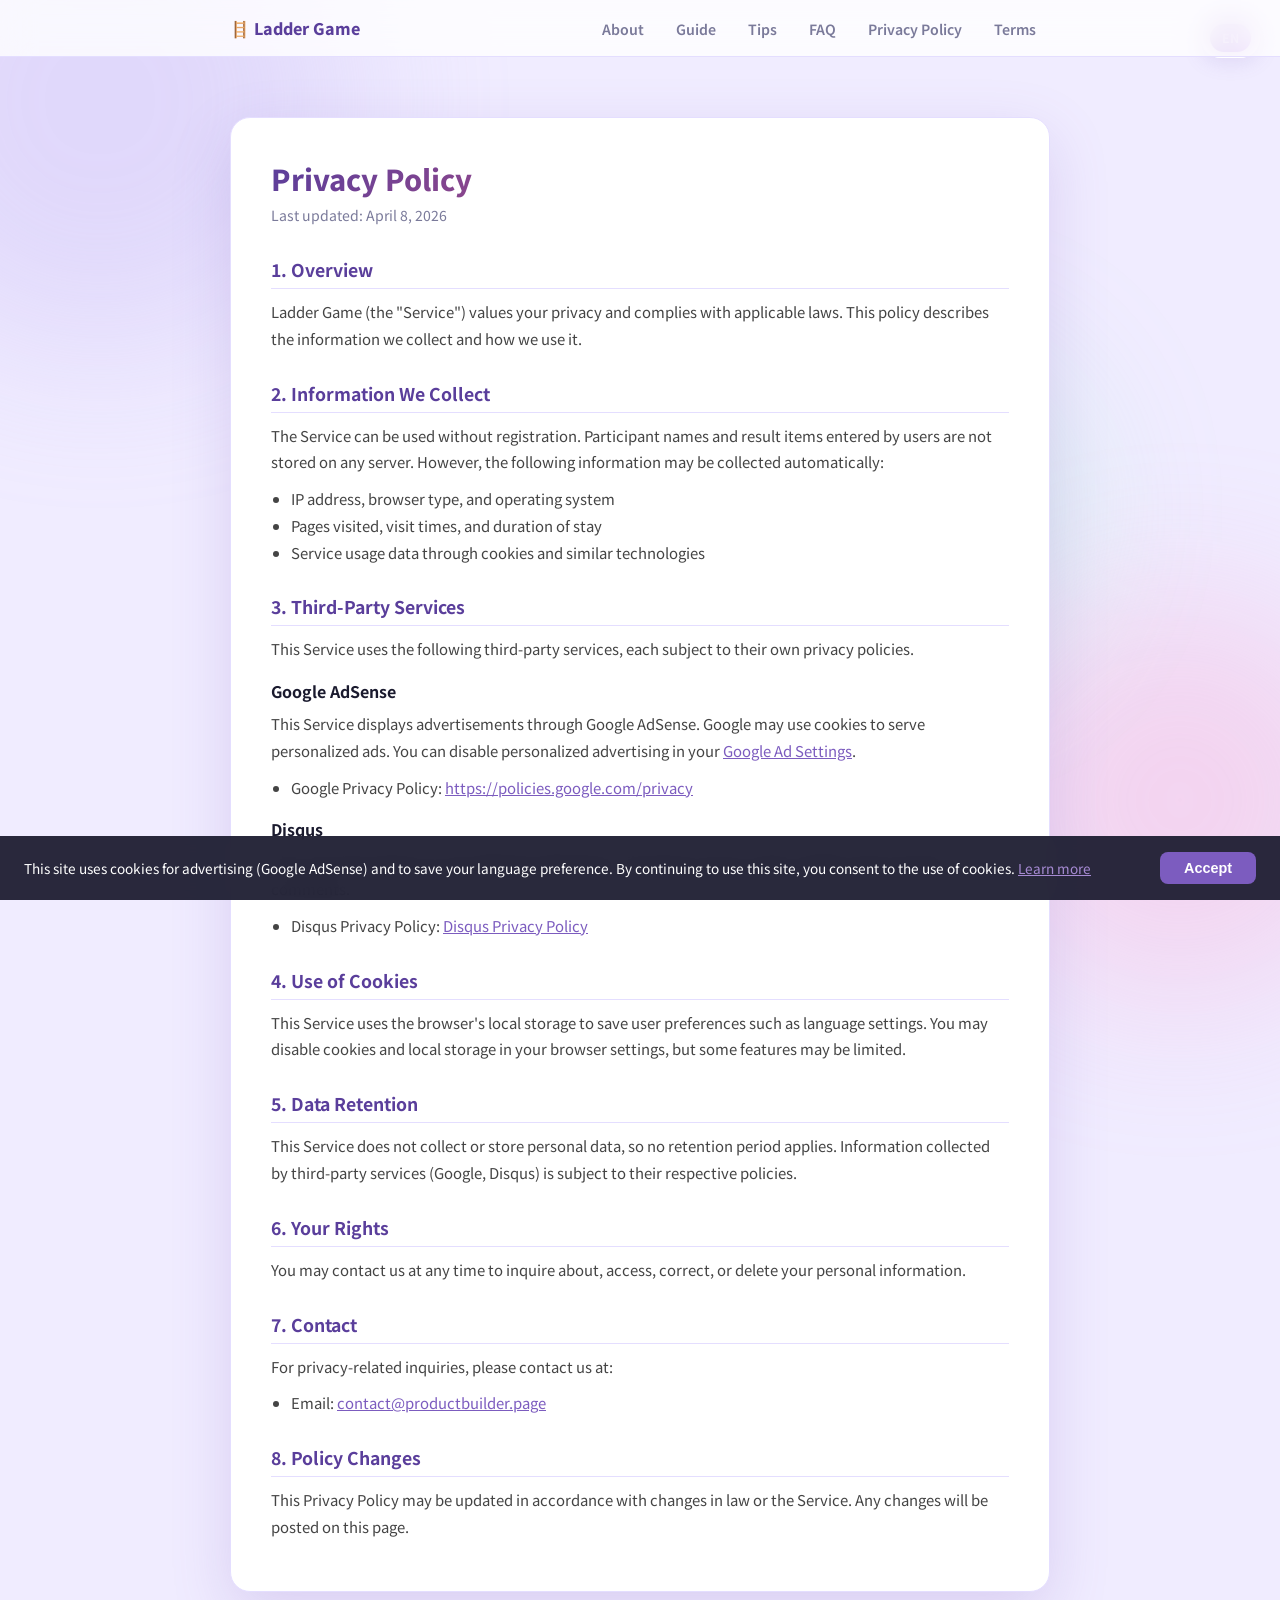
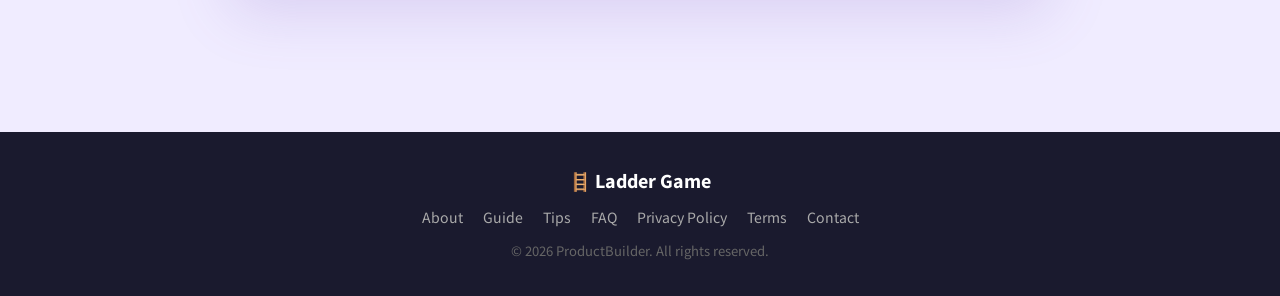
<file: privacy.html>
<!doctype html>
<html lang="en">
<head>
  <meta charset="UTF-8" />
  <meta name="google-site-verification" content="1Q-H3LlUwdZQRzdQyM_tVczYmegXWnIZhnHXlcLVrIs" />
  <meta name="viewport" content="width=device-width, initial-scale=1.0" />
  <title>Privacy Policy - Ladder Game</title>
  <meta name="description" content="Privacy policy for the Ladder Game (Amidakuji) online service." />
  <meta property="og:title" content="Privacy Policy - Ladder Game" />
  <meta property="og:description" content="Privacy policy for the Ladder Game online service." />
  <meta property="og:type" content="website" />
  <meta property="og:url" content="https://everythink-world.com/privacy.html" />
  <link rel="canonical" href="https://everythink-world.com/privacy.html" />
  <link rel="preconnect" href="https://fonts.googleapis.com">
  <link rel="preconnect" href="https://fonts.gstatic.com" crossorigin>
  <link href="https://fonts.googleapis.com/css2?family=Noto+Sans+KR:wght@400;500;600;700;800&family=Noto+Sans+JP:wght@400;500;700;800&family=Noto+Sans+SC:wght@400;500;700;800&display=swap" rel="stylesheet">
  <link href="style.css" rel="stylesheet">
  <script async src="https://pagead2.googlesyndication.com/pagead/js/adsbygoogle.js?client=ca-pub-7362975376492503"
     crossorigin="anonymous"></script>
</head>
<body>

  <div class="bg-orbs">
    <div class="orb orb1"></div>
    <div class="orb orb2"></div>
    <div class="orb orb3"></div>
  </div>

  <!-- Language switcher -->
  <div class="lang-switcher">
    <button class="lang-btn" data-lang="ko">한국어</button>
    <button class="lang-btn active" data-lang="en">EN</button>
    <button class="lang-btn" data-lang="zh">中文</button>
    <button class="lang-btn" data-lang="ja">日本語</button>
  </div>

  <nav class="site-nav">
    <div class="nav-inner">
      <a href="/" class="nav-logo">🪜 Ladder Game</a>
      <ul class="nav-links">
        <li><a href="about.html">About</a></li>
        <li><a href="guide.html">Guide</a></li>
        <li><a href="tips.html">Tips</a></li>
        <li><a href="faq-detail.html">FAQ</a></li>
        <li><a href="privacy.html">Privacy Policy</a></li>
        <li><a href="terms.html">Terms</a></li>
      </ul>
    </div>
  </nav>

  <div class="page">

    <!-- ── Korean ── -->
    <div data-lang="ko" style="display:none;">
      <div class="card policy-card">
        <h1 class="policy-title">개인정보처리방침</h1>
        <p class="policy-date">최종 업데이트: 2026년 4월 8일</p>
        <div class="policy-body">

          <h2>1. 개요</h2>
          <p>사다리 타기(이하 "본 서비스")는 이용자의 개인정보를 소중히 여기며, 관련 법령을 준수합니다. 본 방침은 본 서비스가 수집하는 정보와 그 활용 방법을 안내합니다.</p>

          <h2>2. 수집하는 정보</h2>
          <p>본 서비스는 별도의 회원가입 없이 이용 가능하며, 이용자가 직접 입력하는 참가자 이름과 결과 항목은 서버에 저장되지 않습니다. 다만, 아래와 같은 정보가 자동으로 수집될 수 있습니다.</p>
          <ul>
            <li>접속 IP 주소, 브라우저 유형, 운영체제</li>
            <li>방문 페이지, 방문 시간, 체류 시간 등 이용 기록</li>
            <li>쿠키 및 유사 기술을 통한 서비스 이용 정보</li>
          </ul>

          <h2>3. 제3자 서비스</h2>
          <p>본 서비스는 아래의 제3자 서비스를 사용하며, 각 서비스의 개인정보처리방침이 적용됩니다.</p>

          <h3>Google AdSense</h3>
          <p>본 서비스는 Google AdSense를 통해 광고를 게재합니다. Google은 쿠키를 사용하여 이용자에게 맞춤형 광고를 제공할 수 있습니다. 이용자는 <a href="https://www.google.com/settings/ads" target="_blank" rel="noopener">Google 광고 설정</a>에서 맞춤 광고를 비활성화할 수 있습니다.</p>
          <ul>
            <li>Google 개인정보처리방침: <a href="https://policies.google.com/privacy" target="_blank" rel="noopener">https://policies.google.com/privacy</a></li>
          </ul>

          <h3>Disqus</h3>
          <p>댓글 기능은 Disqus 서비스를 통해 제공됩니다. 댓글 작성 시 Disqus의 개인정보처리방침이 적용됩니다.</p>
          <ul>
            <li>Disqus 개인정보처리방침: <a href="https://help.disqus.com/en/articles/1717103-disqus-privacy-policy" target="_blank" rel="noopener">Disqus Privacy Policy</a></li>
          </ul>

          <h2>4. 쿠키 사용</h2>
          <p>본 서비스는 이용자의 언어 설정 등을 저장하기 위해 브라우저의 로컬 스토리지를 사용합니다. 이용자는 브라우저 설정에서 쿠키 및 로컬 스토리지 사용을 거부할 수 있으나, 일부 기능이 제한될 수 있습니다.</p>

          <h2>5. 개인정보의 보유 및 이용기간</h2>
          <p>본 서비스는 별도의 개인정보를 수집·저장하지 않으므로 보유기간이 적용되지 않습니다. 제3자 서비스(Google, Disqus)가 수집하는 정보는 각 서비스의 방침에 따릅니다.</p>

          <h2>6. 이용자의 권리</h2>
          <p>이용자는 언제든지 아래 연락처를 통해 개인정보 관련 문의, 열람, 정정, 삭제를 요청할 수 있습니다.</p>

          <h2>7. 문의처</h2>
          <p>개인정보 관련 문의사항은 아래로 연락해 주시기 바랍니다.</p>
          <ul>
            <li>이메일: <a href="mailto:contact@productbuilder.page">contact@productbuilder.page</a></li>
          </ul>

          <h2>8. 방침 변경</h2>
          <p>본 개인정보처리방침은 법령 또는 서비스 변경에 따라 업데이트될 수 있습니다. 변경 시 본 페이지에 공지합니다.</p>

        </div>
      </div>
    </div>

    <!-- ── English ── -->
    <div data-lang="en">
      <div class="card policy-card">
        <h1 class="policy-title">Privacy Policy</h1>
        <p class="policy-date">Last updated: April 8, 2026</p>
        <div class="policy-body">

          <h2>1. Overview</h2>
          <p>Ladder Game (the "Service") values your privacy and complies with applicable laws. This policy describes the information we collect and how we use it.</p>

          <h2>2. Information We Collect</h2>
          <p>The Service can be used without registration. Participant names and result items entered by users are not stored on any server. However, the following information may be collected automatically:</p>
          <ul>
            <li>IP address, browser type, and operating system</li>
            <li>Pages visited, visit times, and duration of stay</li>
            <li>Service usage data through cookies and similar technologies</li>
          </ul>

          <h2>3. Third-Party Services</h2>
          <p>This Service uses the following third-party services, each subject to their own privacy policies.</p>

          <h3>Google AdSense</h3>
          <p>This Service displays advertisements through Google AdSense. Google may use cookies to serve personalized ads. You can disable personalized advertising in your <a href="https://www.google.com/settings/ads" target="_blank" rel="noopener">Google Ad Settings</a>.</p>
          <ul>
            <li>Google Privacy Policy: <a href="https://policies.google.com/privacy" target="_blank" rel="noopener">https://policies.google.com/privacy</a></li>
          </ul>

          <h3>Disqus</h3>
          <p>The comments feature is provided through Disqus. The Disqus privacy policy applies when posting comments.</p>
          <ul>
            <li>Disqus Privacy Policy: <a href="https://help.disqus.com/en/articles/1717103-disqus-privacy-policy" target="_blank" rel="noopener">Disqus Privacy Policy</a></li>
          </ul>

          <h2>4. Use of Cookies</h2>
          <p>This Service uses the browser's local storage to save user preferences such as language settings. You may disable cookies and local storage in your browser settings, but some features may be limited.</p>

          <h2>5. Data Retention</h2>
          <p>This Service does not collect or store personal data, so no retention period applies. Information collected by third-party services (Google, Disqus) is subject to their respective policies.</p>

          <h2>6. Your Rights</h2>
          <p>You may contact us at any time to inquire about, access, correct, or delete your personal information.</p>

          <h2>7. Contact</h2>
          <p>For privacy-related inquiries, please contact us at:</p>
          <ul>
            <li>Email: <a href="mailto:contact@productbuilder.page">contact@productbuilder.page</a></li>
          </ul>

          <h2>8. Policy Changes</h2>
          <p>This Privacy Policy may be updated in accordance with changes in law or the Service. Any changes will be posted on this page.</p>

        </div>
      </div>
    </div>

    <!-- ── Chinese ── -->
    <div data-lang="zh" style="display:none;">
      <div class="card policy-card">
        <h1 class="policy-title">隐私政策</h1>
        <p class="policy-date">最后更新：2026年4月8日</p>
        <div class="policy-body">

          <h2>1. 概述</h2>
          <p>抽签梯子游戏（以下简称"本服务"）重视用户的隐私，并遵守相关法律法规。本政策说明我们收集的信息及其使用方式。</p>

          <h2>2. 收集的信息</h2>
          <p>本服务无需注册即可使用。用户输入的参与者姓名和结果项目不会存储在服务器上。但以下信息可能会被自动收集：</p>
          <ul>
            <li>IP地址、浏览器类型和操作系统</li>
            <li>访问页面、访问时间和停留时间</li>
            <li>通过Cookie和类似技术收集的服务使用数据</li>
          </ul>

          <h2>3. 第三方服务</h2>
          <p>本服务使用以下第三方服务，各服务适用其各自的隐私政策。</p>

          <h3>Google AdSense</h3>
          <p>本服务通过Google AdSense展示广告。Google可能使用Cookie提供个性化广告。您可以在<a href="https://www.google.com/settings/ads" target="_blank" rel="noopener">Google广告设置</a>中禁用个性化广告。</p>
          <ul>
            <li>Google隐私政策：<a href="https://policies.google.com/privacy" target="_blank" rel="noopener">https://policies.google.com/privacy</a></li>
          </ul>

          <h3>Disqus</h3>
          <p>评论功能通过Disqus提供。发表评论时适用Disqus的隐私政策。</p>
          <ul>
            <li>Disqus隐私政策：<a href="https://help.disqus.com/en/articles/1717103-disqus-privacy-policy" target="_blank" rel="noopener">Disqus Privacy Policy</a></li>
          </ul>

          <h2>4. Cookie使用</h2>
          <p>本服务使用浏览器的本地存储来保存语言设置等用户偏好。您可以在浏览器设置中禁用Cookie和本地存储，但某些功能可能会受到限制。</p>

          <h2>5. 数据保留</h2>
          <p>本服务不收集或存储个人数据，因此不适用保留期限。第三方服务（Google、Disqus）收集的信息受其各自政策的约束。</p>

          <h2>6. 您的权利</h2>
          <p>您可以随时联系我们，查询、访问、更正或删除您的个人信息。</p>

          <h2>7. 联系方式</h2>
          <p>如有隐私相关问题，请通过以下方式联系我们：</p>
          <ul>
            <li>邮箱：<a href="mailto:contact@productbuilder.page">contact@productbuilder.page</a></li>
          </ul>

          <h2>8. 政策变更</h2>
          <p>本隐私政策可能会根据法律或服务的变更进行更新。任何变更将在本页面公布。</p>

        </div>
      </div>
    </div>

    <!-- ── Japanese ── -->
    <div data-lang="ja" style="display:none;">
      <div class="card policy-card">
        <h1 class="policy-title">プライバシーポリシー</h1>
        <p class="policy-date">最終更新日：2026年4月8日</p>
        <div class="policy-body">

          <h2>1. 概要</h2>
          <p>あみだくじ（以下「本サービス」）は、ユーザーのプライバシーを尊重し、関連法令を遵守します。本ポリシーは、当サービスが収集する情報とその利用方法について説明します。</p>

          <h2>2. 収集する情報</h2>
          <p>本サービスは会員登録なしでご利用いただけます。ユーザーが入力した参加者名や結果項目はサーバーに保存されません。ただし、以下の情報が自動的に収集される場合があります。</p>
          <ul>
            <li>IPアドレス、ブラウザの種類、オペレーティングシステム</li>
            <li>訪問ページ、訪問時間、滞在時間</li>
            <li>Cookieおよび類似技術を通じたサービス利用データ</li>
          </ul>

          <h2>3. 第三者サービス</h2>
          <p>本サービスは以下の第三者サービスを使用しており、各サービスのプライバシーポリシーが適用されます。</p>

          <h3>Google AdSense</h3>
          <p>本サービスはGoogle AdSenseを通じて広告を表示しています。Googleはパーソナライズド広告を提供するためにCookieを使用する場合があります。パーソナライズド広告は<a href="https://www.google.com/settings/ads" target="_blank" rel="noopener">Google広告設定</a>で無効にできます。</p>
          <ul>
            <li>Googleプライバシーポリシー：<a href="https://policies.google.com/privacy" target="_blank" rel="noopener">https://policies.google.com/privacy</a></li>
          </ul>

          <h3>Disqus</h3>
          <p>コメント機能はDisqusを通じて提供されています。コメント投稿時にはDisqusのプライバシーポリシーが適用されます。</p>
          <ul>
            <li>Disqusプライバシーポリシー：<a href="https://help.disqus.com/en/articles/1717103-disqus-privacy-policy" target="_blank" rel="noopener">Disqus Privacy Policy</a></li>
          </ul>

          <h2>4. Cookieの使用</h2>
          <p>本サービスは、言語設定などのユーザー設定を保存するためにブラウザのローカルストレージを使用しています。ブラウザの設定でCookieとローカルストレージを無効にすることができますが、一部の機能が制限される場合があります。</p>

          <h2>5. データの保持</h2>
          <p>本サービスは個人データを収集・保存しないため、保持期間は適用されません。第三者サービス（Google、Disqus）が収集する情報は、各サービスのポリシーに従います。</p>

          <h2>6. ユーザーの権利</h2>
          <p>いつでもお問い合わせいただき、個人情報の照会、アクセス、訂正、削除を要求することができます。</p>

          <h2>7. お問い合わせ</h2>
          <p>プライバシーに関するお問い合わせは、以下までご連絡ください。</p>
          <ul>
            <li>メール：<a href="mailto:contact@productbuilder.page">contact@productbuilder.page</a></li>
          </ul>

          <h2>8. ポリシーの変更</h2>
          <p>本プライバシーポリシーは、法律またはサービスの変更に応じて更新される場合があります。変更はこのページに掲載されます。</p>

        </div>
      </div>
    </div>

  </div><!-- .page -->

  <footer class="site-footer">
    <div class="footer-inner">
      <div class="footer-logo">🪜 Ladder Game</div>
      <nav class="footer-nav">
        <a href="about.html">About</a>
        <a href="guide.html">Guide</a>
        <a href="tips.html">Tips</a>
        <a href="faq-detail.html">FAQ</a>
        <a href="privacy.html">Privacy Policy</a>
        <a href="terms.html">Terms</a>
        <a href="contact.html">Contact</a>
      </nav>
      <p class="footer-copy">&copy; 2026 ProductBuilder. All rights reserved.</p>
    </div>
  </footer>

  <script defer src="i18n-static.js"></script>
  <script defer src="cookie-consent.js"></script>
</body>
</html>
</file>
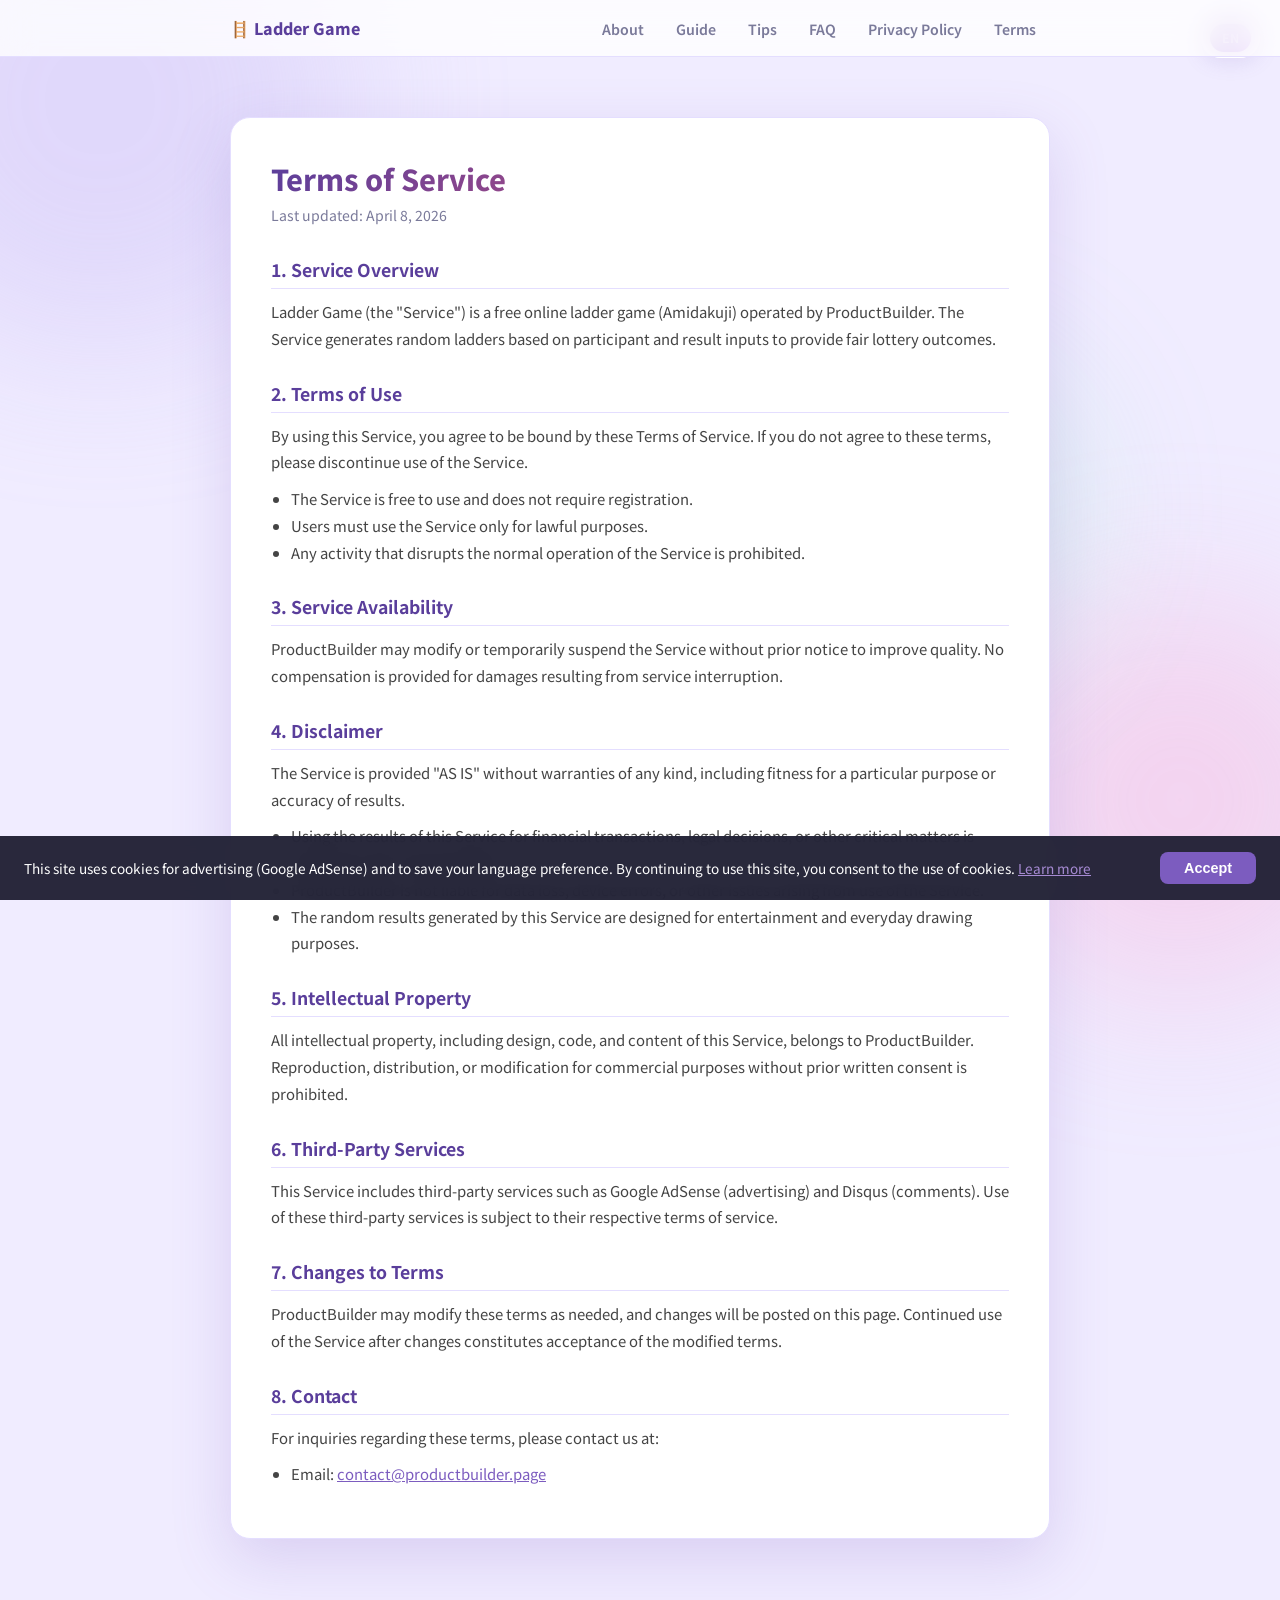
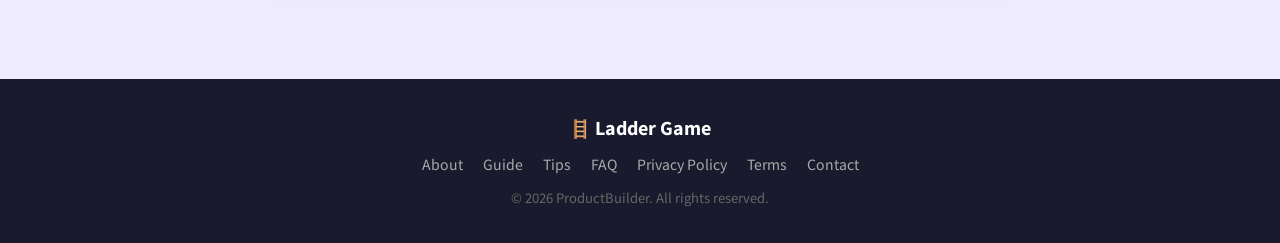
<file: terms.html>
<!doctype html>
<html lang="en">
<head>
  <meta charset="UTF-8" />
  <meta name="google-site-verification" content="1Q-H3LlUwdZQRzdQyM_tVczYmegXWnIZhnHXlcLVrIs" />
  <meta name="viewport" content="width=device-width, initial-scale=1.0" />
  <title>Terms of Service - Ladder Game</title>
  <meta name="description" content="Terms of Service for the Ladder Game (Amidakuji) online service. Read our usage terms, disclaimers, and policies." />
  <meta property="og:title" content="Terms of Service - Ladder Game" />
  <meta property="og:description" content="Terms of Service for the Ladder Game online service." />
  <meta property="og:type" content="website" />
  <meta property="og:url" content="https://everythink-world.com/terms.html" />
  <link rel="canonical" href="https://everythink-world.com/terms.html" />
  <link rel="preconnect" href="https://fonts.googleapis.com">
  <link rel="preconnect" href="https://fonts.gstatic.com" crossorigin>
  <link href="https://fonts.googleapis.com/css2?family=Noto+Sans+KR:wght@400;500;600;700;800&family=Noto+Sans+JP:wght@400;500;700;800&family=Noto+Sans+SC:wght@400;500;700;800&display=swap" rel="stylesheet">
  <link href="style.css" rel="stylesheet">
  <script async src="https://pagead2.googlesyndication.com/pagead/js/adsbygoogle.js?client=ca-pub-7362975376492503"
     crossorigin="anonymous"></script>
</head>
<body>

  <div class="bg-orbs">
    <div class="orb orb1"></div>
    <div class="orb orb2"></div>
    <div class="orb orb3"></div>
  </div>

  <!-- Language switcher -->
  <div class="lang-switcher">
    <button class="lang-btn" data-lang="ko">한국어</button>
    <button class="lang-btn active" data-lang="en">EN</button>
    <button class="lang-btn" data-lang="zh">中文</button>
    <button class="lang-btn" data-lang="ja">日本語</button>
  </div>

  <nav class="site-nav">
    <div class="nav-inner">
      <a href="/" class="nav-logo">🪜 Ladder Game</a>
      <ul class="nav-links">
        <li><a href="about.html">About</a></li>
        <li><a href="guide.html">Guide</a></li>
        <li><a href="tips.html">Tips</a></li>
        <li><a href="faq-detail.html">FAQ</a></li>
        <li><a href="privacy.html">Privacy Policy</a></li>
        <li><a href="terms.html">Terms</a></li>
      </ul>
    </div>
  </nav>

  <div class="page">

    <!-- ── Korean ── -->
    <div data-lang="ko" style="display:none;">
      <div class="card policy-card">
        <h1 class="policy-title">이용약관</h1>
        <p class="policy-date">최종 업데이트: 2026년 4월 8일</p>
        <div class="policy-body">

          <h2>1. 서비스 개요</h2>
          <p>사다리 타기(이하 "본 서비스")는 ProductBuilder가 운영하는 무료 온라인 사다리타기(아미다쿠지) 서비스입니다. 본 서비스는 참가자와 결과를 입력하면 무작위 사다리를 생성하여 공정한 추첨 결과를 제공합니다.</p>

          <h2>2. 이용 조건</h2>
          <p>본 서비스를 이용함으로써 귀하는 본 이용약관에 동의하는 것으로 간주됩니다. 본 약관에 동의하지 않는 경우 서비스 이용을 중단해 주시기 바랍니다.</p>
          <ul>
            <li>본 서비스는 별도의 회원가입 없이 누구나 무료로 이용할 수 있습니다.</li>
            <li>이용자는 합법적인 목적으로만 본 서비스를 이용해야 합니다.</li>
            <li>서비스의 정상적인 운영을 방해하는 행위는 금지됩니다.</li>
          </ul>

          <h2>3. 서비스 제공 및 변경</h2>
          <p>ProductBuilder는 서비스의 품질 향상을 위해 사전 통지 없이 서비스 내용을 변경하거나 일시적으로 중단할 수 있습니다. 서비스 중단으로 인한 손해에 대해 별도의 보상은 제공되지 않습니다.</p>

          <h2>4. 면책 조항</h2>
          <p>본 서비스는 "있는 그대로(AS IS)" 제공되며, 특정 목적에의 적합성이나 결과의 정확성에 대한 보증을 하지 않습니다.</p>
          <ul>
            <li>본 서비스의 결과를 금전적 거래, 법적 결정 등 중요한 의사결정에 사용하는 것은 이용자의 책임입니다.</li>
            <li>서비스 이용 중 발생하는 데이터 손실, 기기 오류 등에 대해 ProductBuilder는 책임을 지지 않습니다.</li>
            <li>본 서비스의 무작위 결과는 오락 및 일상적인 추첨 목적으로 설계되었습니다.</li>
          </ul>

          <h2>5. 지적 재산권</h2>
          <p>본 서비스의 디자인, 코드, 콘텐츠 등 모든 지적 재산은 ProductBuilder에 귀속됩니다. 사전 서면 동의 없이 상업적 목적으로 복제, 배포, 수정하는 것은 금지됩니다.</p>

          <h2>6. 제3자 서비스</h2>
          <p>본 서비스는 Google AdSense(광고) 및 Disqus(댓글)와 같은 제3자 서비스를 포함합니다. 이러한 제3자 서비스의 이용에는 각 서비스의 이용약관이 적용됩니다.</p>

          <h2>7. 약관 변경</h2>
          <p>ProductBuilder는 필요에 따라 본 약관을 변경할 수 있으며, 변경된 약관은 본 페이지에 공지됩니다. 변경 후 계속 서비스를 이용할 경우 변경된 약관에 동의한 것으로 간주됩니다.</p>

          <h2>8. 문의처</h2>
          <p>본 약관에 관한 문의사항은 아래로 연락해 주시기 바랍니다.</p>
          <ul>
            <li>이메일: <a href="mailto:contact@productbuilder.page">contact@productbuilder.page</a></li>
          </ul>

        </div>
      </div>
    </div>

    <!-- ── English ── -->
    <div data-lang="en">
      <div class="card policy-card">
        <h1 class="policy-title">Terms of Service</h1>
        <p class="policy-date">Last updated: April 8, 2026</p>
        <div class="policy-body">

          <h2>1. Service Overview</h2>
          <p>Ladder Game (the "Service") is a free online ladder game (Amidakuji) operated by ProductBuilder. The Service generates random ladders based on participant and result inputs to provide fair lottery outcomes.</p>

          <h2>2. Terms of Use</h2>
          <p>By using this Service, you agree to be bound by these Terms of Service. If you do not agree to these terms, please discontinue use of the Service.</p>
          <ul>
            <li>The Service is free to use and does not require registration.</li>
            <li>Users must use the Service only for lawful purposes.</li>
            <li>Any activity that disrupts the normal operation of the Service is prohibited.</li>
          </ul>

          <h2>3. Service Availability</h2>
          <p>ProductBuilder may modify or temporarily suspend the Service without prior notice to improve quality. No compensation is provided for damages resulting from service interruption.</p>

          <h2>4. Disclaimer</h2>
          <p>The Service is provided "AS IS" without warranties of any kind, including fitness for a particular purpose or accuracy of results.</p>
          <ul>
            <li>Using the results of this Service for financial transactions, legal decisions, or other critical matters is solely the user's responsibility.</li>
            <li>ProductBuilder is not liable for data loss, device errors, or other issues arising from use of the Service.</li>
            <li>The random results generated by this Service are designed for entertainment and everyday drawing purposes.</li>
          </ul>

          <h2>5. Intellectual Property</h2>
          <p>All intellectual property, including design, code, and content of this Service, belongs to ProductBuilder. Reproduction, distribution, or modification for commercial purposes without prior written consent is prohibited.</p>

          <h2>6. Third-Party Services</h2>
          <p>This Service includes third-party services such as Google AdSense (advertising) and Disqus (comments). Use of these third-party services is subject to their respective terms of service.</p>

          <h2>7. Changes to Terms</h2>
          <p>ProductBuilder may modify these terms as needed, and changes will be posted on this page. Continued use of the Service after changes constitutes acceptance of the modified terms.</p>

          <h2>8. Contact</h2>
          <p>For inquiries regarding these terms, please contact us at:</p>
          <ul>
            <li>Email: <a href="mailto:contact@productbuilder.page">contact@productbuilder.page</a></li>
          </ul>

        </div>
      </div>
    </div>

    <!-- ── Chinese ── -->
    <div data-lang="zh" style="display:none;">
      <div class="card policy-card">
        <h1 class="policy-title">服务条款</h1>
        <p class="policy-date">最后更新：2026年4月8日</p>
        <div class="policy-body">

          <h2>1. 服务概述</h2>
          <p>抽签梯子游戏（以下简称"本服务"）是由ProductBuilder运营的免费在线抽签梯子（Amidakuji）服务。本服务根据参与者和结果输入生成随机梯子，提供公平的抽签结果。</p>

          <h2>2. 使用条件</h2>
          <p>使用本服务即表示您同意受本服务条款的约束。如果您不同意这些条款，请停止使用本服务。</p>
          <ul>
            <li>本服务免费使用，无需注册。</li>
            <li>用户必须仅将本服务用于合法目的。</li>
            <li>禁止任何干扰本服务正常运行的活动。</li>
          </ul>

          <h2>3. 服务提供与变更</h2>
          <p>ProductBuilder可能会在不事先通知的情况下修改或暂时暂停服务以提高质量。因服务中断造成的损失不提供赔偿。</p>

          <h2>4. 免责声明</h2>
          <p>本服务按"原样"提供，不提供任何形式的保证，包括对特定用途的适用性或结果的准确性。</p>
          <ul>
            <li>将本服务的结果用于金融交易、法律决定或其他重要事务，完全由用户自行负责。</li>
            <li>ProductBuilder对因使用本服务而产生的数据丢失、设备故障或其他问题不承担责任。</li>
            <li>本服务生成的随机结果旨在用于娱乐和日常抽签目的。</li>
          </ul>

          <h2>5. 知识产权</h2>
          <p>本服务的所有知识产权，包括设计、代码和内容，均归ProductBuilder所有。未经事先书面同意，禁止出于商业目的进行复制、分发或修改。</p>

          <h2>6. 第三方服务</h2>
          <p>本服务包含Google AdSense（广告）和Disqus（评论）等第三方服务。使用这些第三方服务受其各自服务条款的约束。</p>

          <h2>7. 条款变更</h2>
          <p>ProductBuilder可根据需要修改这些条款，变更将在本页面公布。变更后继续使用本服务即表示接受修改后的条款。</p>

          <h2>8. 联系方式</h2>
          <p>如有关于本条款的咨询，请通过以下方式联系我们：</p>
          <ul>
            <li>邮箱：<a href="mailto:contact@productbuilder.page">contact@productbuilder.page</a></li>
          </ul>

        </div>
      </div>
    </div>

    <!-- ── Japanese ── -->
    <div data-lang="ja" style="display:none;">
      <div class="card policy-card">
        <h1 class="policy-title">利用規約</h1>
        <p class="policy-date">最終更新日：2026年4月8日</p>
        <div class="policy-body">

          <h2>1. サービス概要</h2>
          <p>あみだくじ（以下「本サービス」）は、ProductBuilderが運営する無料オンラインあみだくじサービスです。本サービスは、参加者と結果の入力に基づいてランダムなはしごを生成し、公平な抽選結果を提供します。</p>

          <h2>2. 利用条件</h2>
          <p>本サービスを利用することにより、本利用規約に同意したものとみなされます。本規約に同意されない場合は、サービスの利用を中止してください。</p>
          <ul>
            <li>本サービスは無料で利用でき、会員登録は不要です。</li>
            <li>ユーザーは合法的な目的でのみ本サービスを利用してください。</li>
            <li>サービスの正常な運営を妨げる行為は禁止されています。</li>
          </ul>

          <h2>3. サービスの提供と変更</h2>
          <p>ProductBuilderは、品質向上のため予告なくサービスの内容を変更または一時停止する場合があります。サービス中断による損害に対する補償は行いません。</p>

          <h2>4. 免責事項</h2>
          <p>本サービスは「現状のまま」提供され、特定の目的への適合性や結果の正確性について保証しません。</p>
          <ul>
            <li>本サービスの結果を金銭取引、法的決定、その他の重要な意思決定に使用することは、ユーザーの責任です。</li>
            <li>ProductBuilderは、本サービスの使用に起因するデータの損失、機器の故障、その他の問題について責任を負いません。</li>
            <li>本サービスが生成するランダムな結果は、娯楽および日常的な抽選目的のために設計されています。</li>
          </ul>

          <h2>5. 知的財産権</h2>
          <p>本サービスのデザイン、コード、コンテンツを含むすべての知的財産はProductBuilderに帰属します。事前の書面による同意なく、商業目的での複製、配布、改変を行うことは禁止されています。</p>

          <h2>6. 第三者サービス</h2>
          <p>本サービスには、Google AdSense（広告）およびDisqus（コメント）などの第三者サービスが含まれます。これらの第三者サービスの利用には、各サービスの利用規約が適用されます。</p>

          <h2>7. 規約の変更</h2>
          <p>ProductBuilderは必要に応じて本規約を変更することができ、変更はこのページに掲載されます。変更後もサービスを継続して利用する場合、変更後の規約に同意したものとみなされます。</p>

          <h2>8. お問い合わせ</h2>
          <p>本規約に関するお問い合わせは、以下までご連絡ください。</p>
          <ul>
            <li>メール：<a href="mailto:contact@productbuilder.page">contact@productbuilder.page</a></li>
          </ul>

        </div>
      </div>
    </div>

  </div><!-- .page -->

  <footer class="site-footer">
    <div class="footer-inner">
      <div class="footer-logo">🪜 Ladder Game</div>
      <nav class="footer-nav">
        <a href="about.html">About</a>
        <a href="guide.html">Guide</a>
        <a href="tips.html">Tips</a>
        <a href="faq-detail.html">FAQ</a>
        <a href="privacy.html">Privacy Policy</a>
        <a href="terms.html">Terms</a>
        <a href="contact.html">Contact</a>
      </nav>
      <p class="footer-copy">&copy; 2026 ProductBuilder. All rights reserved.</p>
    </div>
  </footer>

  <script defer src="i18n-static.js"></script>
  <script defer src="cookie-consent.js"></script>
</body>
</html>
</file>
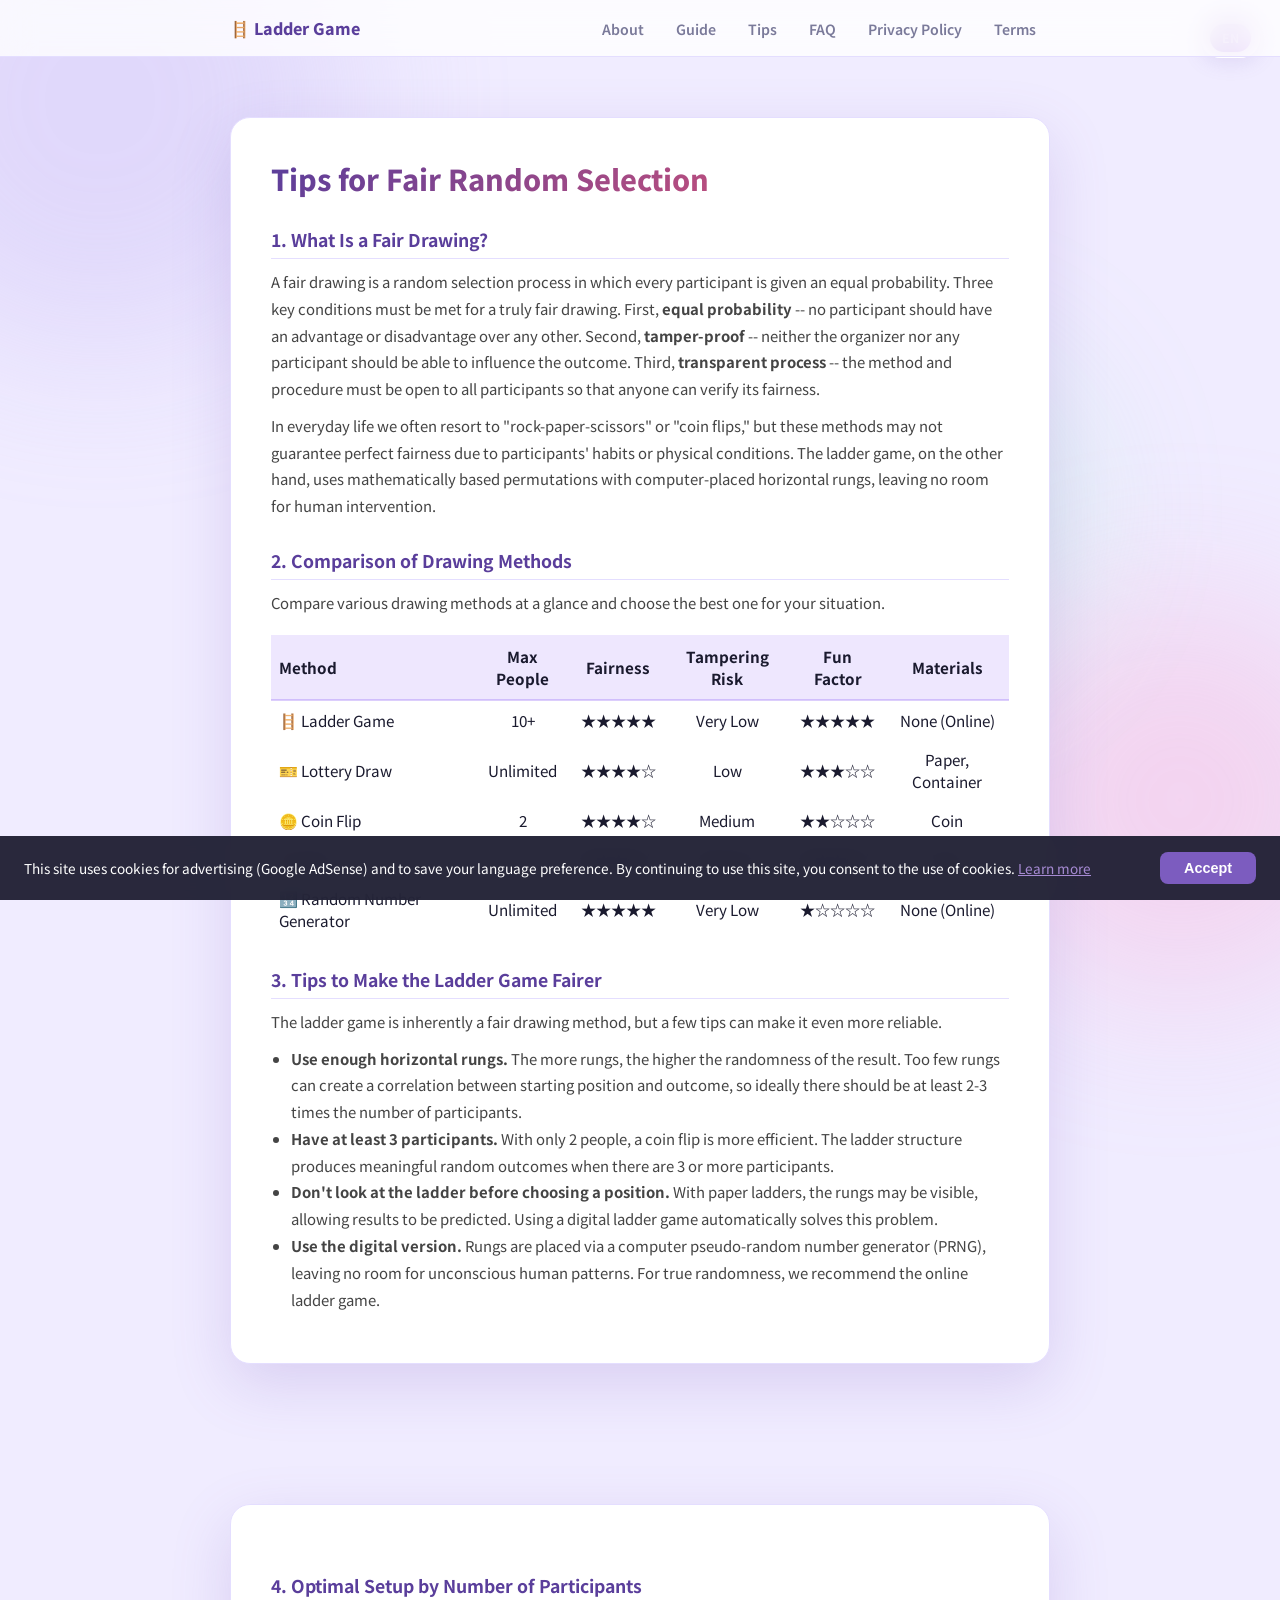
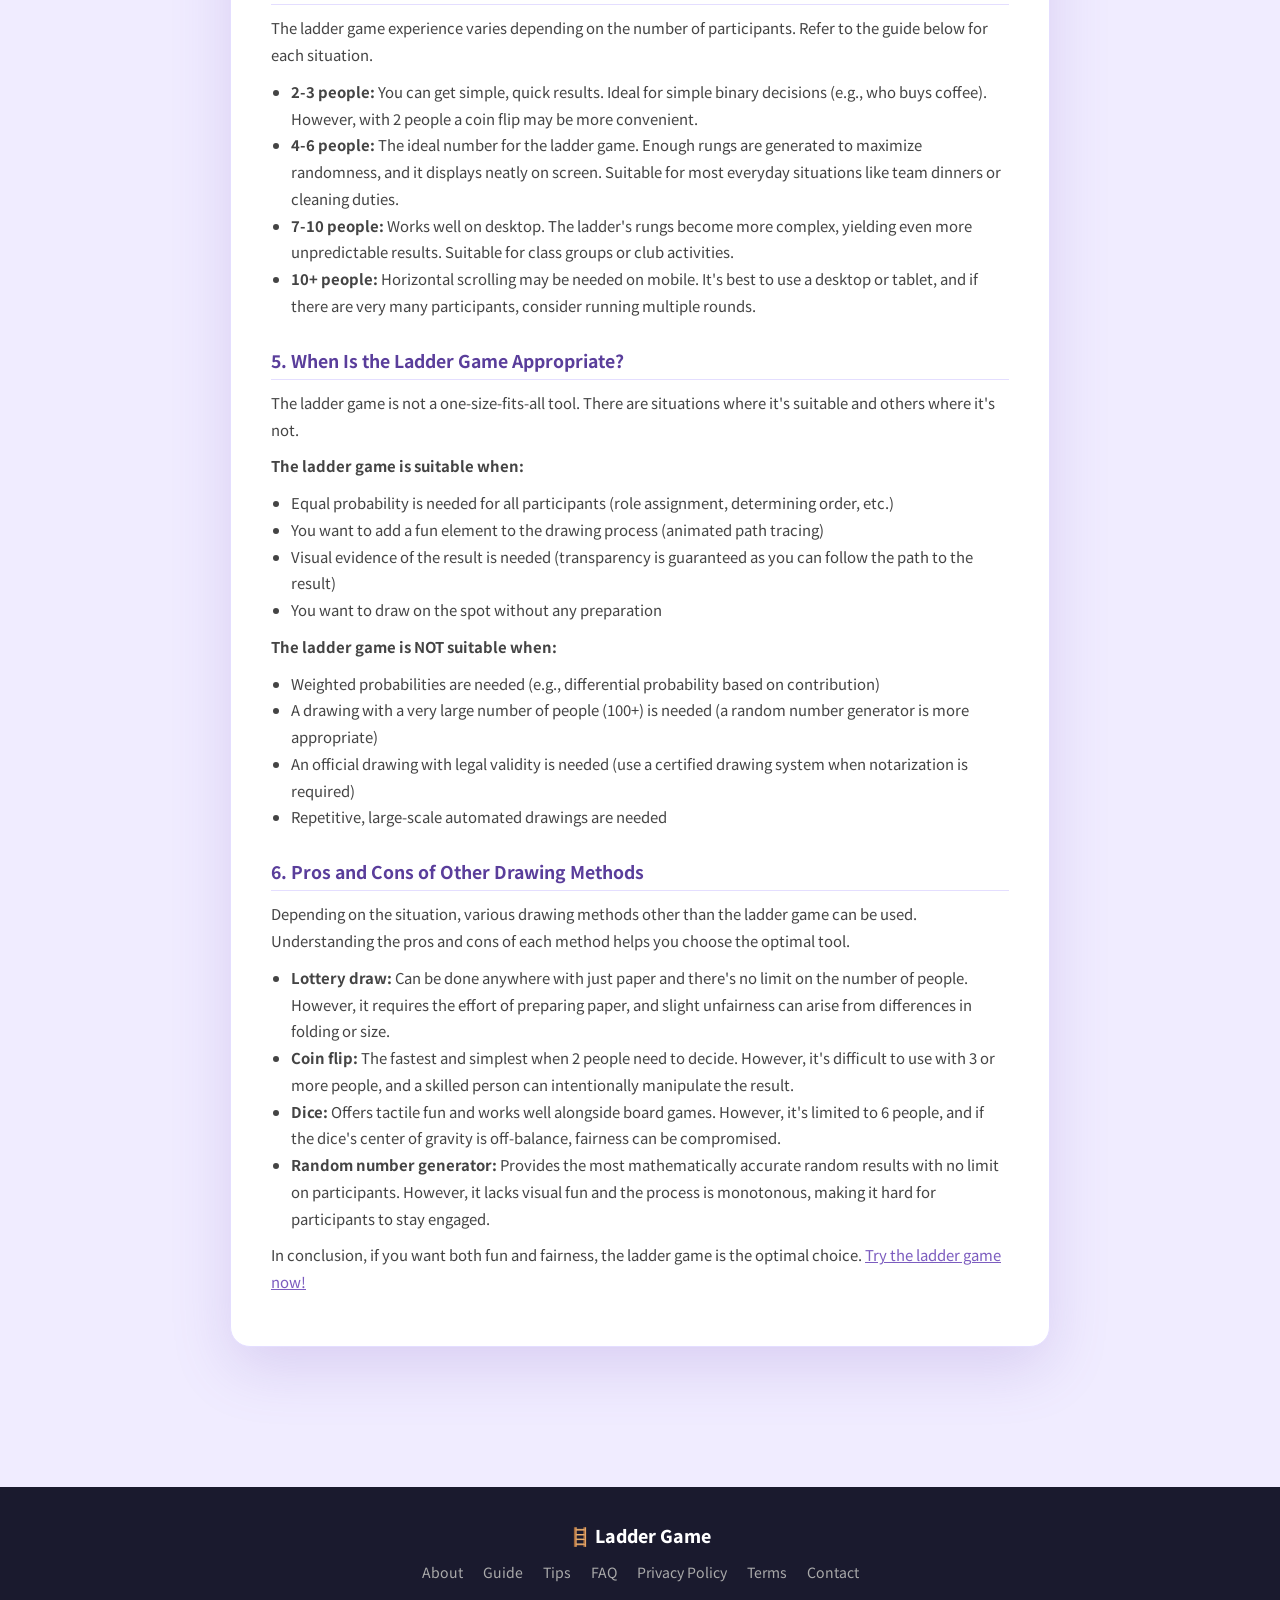
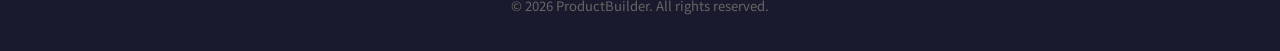
<file: tips.html>
<!doctype html>
<html lang="en">
<head>
  <meta charset="UTF-8" />
  <meta name="google-site-verification" content="1Q-H3LlUwdZQRzdQyM_tVczYmegXWnIZhnHXlcLVrIs" />
  <meta name="viewport" content="width=device-width, initial-scale=1.0" />
  <title>Tips for Fair Random Selection - Ladder Game</title>
  <meta name="description" content="Tips to make ladder games fairer and a comparison of various random selection methods. A practical guide for fair random drawings." />
  <meta name="keywords" content="사다리타기 팁, 공정한 추첨, 랜덤 추첨 방법, 제비뽑기, 추첨 비교" />
  <meta property="og:title" content="Tips for Fair Random Selection - Ladder Game" />
  <meta property="og:description" content="Tips to make ladder games fairer and a comparison of various random selection methods." />
  <meta property="og:type" content="article" />
  <meta property="og:url" content="https://everythink-world.com/tips.html" />
  <link rel="canonical" href="https://everythink-world.com/tips.html" />
  <link rel="preconnect" href="https://fonts.googleapis.com">
  <link rel="preconnect" href="https://fonts.gstatic.com" crossorigin>
  <link href="https://fonts.googleapis.com/css2?family=Noto+Sans+KR:wght@400;500;600;700;800&display=swap" rel="stylesheet">
  <link href="style.css" rel="stylesheet">
  <script async src="https://pagead2.googlesyndication.com/pagead/js/adsbygoogle.js?client=ca-pub-7362975376492503"
     crossorigin="anonymous"></script>
</head>
<body>

  <div class="bg-orbs">
    <div class="orb orb1"></div>
    <div class="orb orb2"></div>
    <div class="orb orb3"></div>
  </div>

  <div class="lang-switcher">
    <button class="lang-btn" data-lang="ko">한국어</button>
    <button class="lang-btn active" data-lang="en">EN</button>
    <button class="lang-btn" data-lang="zh">中文</button>
    <button class="lang-btn" data-lang="ja">日本語</button>
  </div>

  <nav class="site-nav">
    <div class="nav-inner">
      <a href="/" class="nav-logo">🪜 Ladder Game</a>
      <ul class="nav-links">
        <li><a href="about.html">About</a></li>
        <li><a href="guide.html">Guide</a></li>
        <li><a href="tips.html">Tips</a></li>
        <li><a href="faq-detail.html">FAQ</a></li>
        <li><a href="privacy.html">Privacy Policy</a></li>
        <li><a href="terms.html">Terms</a></li>
      </ul>
    </div>
  </nav>

  <div class="page">

    <!-- ===== KOREAN ===== -->
    <div data-lang="ko" style="display:none;">
      <div class="card" style="margin-top:20px;">
        <div class="policy-body" style="padding:40px;">
          <h1 class="policy-title">공정한 추첨 팁</h1>

          <h2>1. 공정한 추첨이란?</h2>
          <p>공정한 추첨이란 모든 참가자에게 동일한 확률이 부여되는 무작위 선택 과정을 의미합니다. 진정으로 공정한 추첨이 되려면 세 가지 핵심 조건이 충족되어야 합니다. 첫째, <strong>동일한 확률</strong>입니다. 어떤 참가자도 다른 참가자보다 유리하거나 불리해서는 안 됩니다. 둘째, <strong>조작 불가능성</strong>입니다. 추첨을 진행하는 사람이나 참가자가 결과에 영향을 미칠 수 없어야 합니다. 셋째, <strong>투명한 과정</strong>입니다. 추첨 방법과 과정이 모든 참가자에게 공개되어 누구나 그 공정성을 확인할 수 있어야 합니다.</p>
          <p>일상에서 "가위바위보"나 "동전 던지기"를 흔히 사용하지만, 이러한 방법들은 참가자의 습관이나 물리적 조건에 따라 완벽한 공정성을 보장하지 못할 수 있습니다. 반면 사다리 타기는 수학적 순열에 기반하여 컴퓨터가 가로선을 무작위로 배치하므로 인간의 개입 여지가 없습니다.</p>

          <h2>2. 추첨 방법 비교표</h2>
          <p>다양한 추첨 방법을 한눈에 비교하여 상황에 맞는 최적의 방법을 선택하세요.</p>

          <table style="width:100%; border-collapse:collapse; margin:1.2em 0 1.5em; font-size:0.95em;">
            <thead>
              <tr style="background:rgba(139,92,246,0.15);">
                <th style="padding:10px 8px; text-align:left; border-bottom:2px solid rgba(139,92,246,0.3);">방법</th>
                <th style="padding:10px 8px; text-align:center; border-bottom:2px solid rgba(139,92,246,0.3);">최대 인원</th>
                <th style="padding:10px 8px; text-align:center; border-bottom:2px solid rgba(139,92,246,0.3);">공정성</th>
                <th style="padding:10px 8px; text-align:center; border-bottom:2px solid rgba(139,92,246,0.3);">조작 가능성</th>
                <th style="padding:10px 8px; text-align:center; border-bottom:2px solid rgba(139,92,246,0.3);">재미 요소</th>
                <th style="padding:10px 8px; text-align:center; border-bottom:2px solid rgba(139,92,246,0.3);">준비물</th>
              </tr>
            </thead>
            <tbody>
              <tr style="border-bottom:1px solid rgba(255,255,255,0.1);">
                <td style="padding:8px;">🪜 사다리 타기</td>
                <td style="padding:8px; text-align:center;">10+명</td>
                <td style="padding:8px; text-align:center;">★★★★★</td>
                <td style="padding:8px; text-align:center;">매우 낮음</td>
                <td style="padding:8px; text-align:center;">★★★★★</td>
                <td style="padding:8px; text-align:center;">없음 (온라인)</td>
              </tr>
              <tr style="border-bottom:1px solid rgba(255,255,255,0.1);">
                <td style="padding:8px;">🎫 제비뽑기</td>
                <td style="padding:8px; text-align:center;">제한 없음</td>
                <td style="padding:8px; text-align:center;">★★★★☆</td>
                <td style="padding:8px; text-align:center;">낮음</td>
                <td style="padding:8px; text-align:center;">★★★☆☆</td>
                <td style="padding:8px; text-align:center;">종이, 용기</td>
              </tr>
              <tr style="border-bottom:1px solid rgba(255,255,255,0.1);">
                <td style="padding:8px;">🪙 동전 던지기</td>
                <td style="padding:8px; text-align:center;">2명</td>
                <td style="padding:8px; text-align:center;">★★★★☆</td>
                <td style="padding:8px; text-align:center;">중간</td>
                <td style="padding:8px; text-align:center;">★★☆☆☆</td>
                <td style="padding:8px; text-align:center;">동전</td>
              </tr>
              <tr style="border-bottom:1px solid rgba(255,255,255,0.1);">
                <td style="padding:8px;">🎲 주사위</td>
                <td style="padding:8px; text-align:center;">6명</td>
                <td style="padding:8px; text-align:center;">★★★★☆</td>
                <td style="padding:8px; text-align:center;">중간</td>
                <td style="padding:8px; text-align:center;">★★★★☆</td>
                <td style="padding:8px; text-align:center;">주사위</td>
              </tr>
              <tr>
                <td style="padding:8px;">🔢 랜덤 숫자 생성기</td>
                <td style="padding:8px; text-align:center;">제한 없음</td>
                <td style="padding:8px; text-align:center;">★★★★★</td>
                <td style="padding:8px; text-align:center;">매우 낮음</td>
                <td style="padding:8px; text-align:center;">★☆☆☆☆</td>
                <td style="padding:8px; text-align:center;">없음 (온라인)</td>
              </tr>
            </tbody>
          </table>

          <h2>3. 사다리 타기를 더 공정하게 만드는 팁</h2>
          <p>사다리 타기는 기본적으로 공정한 추첨 방식이지만, 몇 가지 팁을 활용하면 공정성을 더욱 높일 수 있습니다.</p>
          <ul>
            <li><strong>가로선(다리)을 충분히 배치하세요.</strong> 가로선이 많을수록 결과의 무작위성이 높아집니다. 가로선이 너무 적으면 출발 위치와 결과 사이의 연관성이 생길 수 있으므로, 참가자 수의 2~3배 이상의 가로선이 있는 것이 이상적입니다.</li>
            <li><strong>최소 3명 이상의 참가자가 참여하세요.</strong> 2명일 때는 사다리 타기보다 동전 던지기가 더 효율적입니다. 3명 이상이 되어야 사다리 구조가 의미 있는 무작위 결과를 만들어냅니다.</li>
            <li><strong>위치를 선택하기 전에 사다리를 확인하지 마세요.</strong> 종이 사다리의 경우 가로선이 보일 수 있어 결과를 예측할 수 있습니다. 디지털 사다리 타기를 사용하면 이 문제가 자동으로 해결됩니다.</li>
            <li><strong>디지털 버전을 활용하세요.</strong> 컴퓨터 난수 생성기(PRNG)를 통해 가로선이 배치되므로 인간의 무의식적 패턴이 개입할 여지가 없습니다. 진정한 무작위성을 원한다면 온라인 사다리 타기를 추천합니다.</li>
          </ul>
        </div>
      </div>
    </div>

    <!-- ===== ENGLISH ===== -->
    <div data-lang="en">
      <div class="card" style="margin-top:20px;">
        <div class="policy-body" style="padding:40px;">
          <h1 class="policy-title">Tips for Fair Random Selection</h1>

          <h2>1. What Is a Fair Drawing?</h2>
          <p>A fair drawing is a random selection process in which every participant is given an equal probability. Three key conditions must be met for a truly fair drawing. First, <strong>equal probability</strong> -- no participant should have an advantage or disadvantage over any other. Second, <strong>tamper-proof</strong> -- neither the organizer nor any participant should be able to influence the outcome. Third, <strong>transparent process</strong> -- the method and procedure must be open to all participants so that anyone can verify its fairness.</p>
          <p>In everyday life we often resort to "rock-paper-scissors" or "coin flips," but these methods may not guarantee perfect fairness due to participants' habits or physical conditions. The ladder game, on the other hand, uses mathematically based permutations with computer-placed horizontal rungs, leaving no room for human intervention.</p>

          <h2>2. Comparison of Drawing Methods</h2>
          <p>Compare various drawing methods at a glance and choose the best one for your situation.</p>

          <table style="width:100%; border-collapse:collapse; margin:1.2em 0 1.5em; font-size:0.95em;">
            <thead>
              <tr style="background:rgba(139,92,246,0.15);">
                <th style="padding:10px 8px; text-align:left; border-bottom:2px solid rgba(139,92,246,0.3);">Method</th>
                <th style="padding:10px 8px; text-align:center; border-bottom:2px solid rgba(139,92,246,0.3);">Max People</th>
                <th style="padding:10px 8px; text-align:center; border-bottom:2px solid rgba(139,92,246,0.3);">Fairness</th>
                <th style="padding:10px 8px; text-align:center; border-bottom:2px solid rgba(139,92,246,0.3);">Tampering Risk</th>
                <th style="padding:10px 8px; text-align:center; border-bottom:2px solid rgba(139,92,246,0.3);">Fun Factor</th>
                <th style="padding:10px 8px; text-align:center; border-bottom:2px solid rgba(139,92,246,0.3);">Materials</th>
              </tr>
            </thead>
            <tbody>
              <tr style="border-bottom:1px solid rgba(255,255,255,0.1);">
                <td style="padding:8px;">🪜 Ladder Game</td>
                <td style="padding:8px; text-align:center;">10+</td>
                <td style="padding:8px; text-align:center;">★★★★★</td>
                <td style="padding:8px; text-align:center;">Very Low</td>
                <td style="padding:8px; text-align:center;">★★★★★</td>
                <td style="padding:8px; text-align:center;">None (Online)</td>
              </tr>
              <tr style="border-bottom:1px solid rgba(255,255,255,0.1);">
                <td style="padding:8px;">🎫 Lottery Draw</td>
                <td style="padding:8px; text-align:center;">Unlimited</td>
                <td style="padding:8px; text-align:center;">★★★★☆</td>
                <td style="padding:8px; text-align:center;">Low</td>
                <td style="padding:8px; text-align:center;">★★★☆☆</td>
                <td style="padding:8px; text-align:center;">Paper, Container</td>
              </tr>
              <tr style="border-bottom:1px solid rgba(255,255,255,0.1);">
                <td style="padding:8px;">🪙 Coin Flip</td>
                <td style="padding:8px; text-align:center;">2</td>
                <td style="padding:8px; text-align:center;">★★★★☆</td>
                <td style="padding:8px; text-align:center;">Medium</td>
                <td style="padding:8px; text-align:center;">★★☆☆☆</td>
                <td style="padding:8px; text-align:center;">Coin</td>
              </tr>
              <tr style="border-bottom:1px solid rgba(255,255,255,0.1);">
                <td style="padding:8px;">🎲 Dice</td>
                <td style="padding:8px; text-align:center;">6</td>
                <td style="padding:8px; text-align:center;">★★★★☆</td>
                <td style="padding:8px; text-align:center;">Medium</td>
                <td style="padding:8px; text-align:center;">★★★★☆</td>
                <td style="padding:8px; text-align:center;">Dice</td>
              </tr>
              <tr>
                <td style="padding:8px;">🔢 Random Number Generator</td>
                <td style="padding:8px; text-align:center;">Unlimited</td>
                <td style="padding:8px; text-align:center;">★★★★★</td>
                <td style="padding:8px; text-align:center;">Very Low</td>
                <td style="padding:8px; text-align:center;">★☆☆☆☆</td>
                <td style="padding:8px; text-align:center;">None (Online)</td>
              </tr>
            </tbody>
          </table>

          <h2>3. Tips to Make the Ladder Game Fairer</h2>
          <p>The ladder game is inherently a fair drawing method, but a few tips can make it even more reliable.</p>
          <ul>
            <li><strong>Use enough horizontal rungs.</strong> The more rungs, the higher the randomness of the result. Too few rungs can create a correlation between starting position and outcome, so ideally there should be at least 2-3 times the number of participants.</li>
            <li><strong>Have at least 3 participants.</strong> With only 2 people, a coin flip is more efficient. The ladder structure produces meaningful random outcomes when there are 3 or more participants.</li>
            <li><strong>Don't look at the ladder before choosing a position.</strong> With paper ladders, the rungs may be visible, allowing results to be predicted. Using a digital ladder game automatically solves this problem.</li>
            <li><strong>Use the digital version.</strong> Rungs are placed via a computer pseudo-random number generator (PRNG), leaving no room for unconscious human patterns. For true randomness, we recommend the online ladder game.</li>
          </ul>
        </div>
      </div>
    </div>

    <!-- ===== CHINESE ===== -->
    <div data-lang="zh" style="display:none;">
      <div class="card" style="margin-top:20px;">
        <div class="policy-body" style="padding:40px;">
          <h1 class="policy-title">公平抽签技巧</h1>

          <h2>1. 什么是公平抽签？</h2>
          <p>公平抽签是指所有参与者获得相同概率的随机选择过程。真正公平的抽签需要满足三个核心条件。第一，<strong>概率相等</strong>——任何参与者都不应比其他人更有优势或更不利。第二，<strong>不可操控</strong>——组织者或参与者都不应能够影响结果。第三，<strong>过程透明</strong>——抽签方法和过程对所有参与者公开，任何人都可以验证其公平性。</p>
          <p>日常生活中，我们经常使用"石头剪刀布"或"抛硬币"，但这些方法可能因参与者的习惯或物理条件而无法保证完美的公平性。而梯子游戏基于数学排列，由计算机随机放置横档，不留任何人为干预的余地。</p>

          <h2>2. 抽签方法比较表</h2>
          <p>一目了然地比较各种抽签方法，选择最适合您情况的方法。</p>

          <table style="width:100%; border-collapse:collapse; margin:1.2em 0 1.5em; font-size:0.95em;">
            <thead>
              <tr style="background:rgba(139,92,246,0.15);">
                <th style="padding:10px 8px; text-align:left; border-bottom:2px solid rgba(139,92,246,0.3);">方法</th>
                <th style="padding:10px 8px; text-align:center; border-bottom:2px solid rgba(139,92,246,0.3);">最多人数</th>
                <th style="padding:10px 8px; text-align:center; border-bottom:2px solid rgba(139,92,246,0.3);">公平性</th>
                <th style="padding:10px 8px; text-align:center; border-bottom:2px solid rgba(139,92,246,0.3);">操控可能性</th>
                <th style="padding:10px 8px; text-align:center; border-bottom:2px solid rgba(139,92,246,0.3);">趣味性</th>
                <th style="padding:10px 8px; text-align:center; border-bottom:2px solid rgba(139,92,246,0.3);">所需物品</th>
              </tr>
            </thead>
            <tbody>
              <tr style="border-bottom:1px solid rgba(255,255,255,0.1);">
                <td style="padding:8px;">🪜 梯子游戏</td>
                <td style="padding:8px; text-align:center;">10+人</td>
                <td style="padding:8px; text-align:center;">★★★★★</td>
                <td style="padding:8px; text-align:center;">非常低</td>
                <td style="padding:8px; text-align:center;">★★★★★</td>
                <td style="padding:8px; text-align:center;">无（在线）</td>
              </tr>
              <tr style="border-bottom:1px solid rgba(255,255,255,0.1);">
                <td style="padding:8px;">🎫 抽签</td>
                <td style="padding:8px; text-align:center;">无限制</td>
                <td style="padding:8px; text-align:center;">★★★★☆</td>
                <td style="padding:8px; text-align:center;">低</td>
                <td style="padding:8px; text-align:center;">★★★☆☆</td>
                <td style="padding:8px; text-align:center;">纸、容器</td>
              </tr>
              <tr style="border-bottom:1px solid rgba(255,255,255,0.1);">
                <td style="padding:8px;">🪙 抛硬币</td>
                <td style="padding:8px; text-align:center;">2人</td>
                <td style="padding:8px; text-align:center;">★★★★☆</td>
                <td style="padding:8px; text-align:center;">中等</td>
                <td style="padding:8px; text-align:center;">★★☆☆☆</td>
                <td style="padding:8px; text-align:center;">硬币</td>
              </tr>
              <tr style="border-bottom:1px solid rgba(255,255,255,0.1);">
                <td style="padding:8px;">🎲 骰子</td>
                <td style="padding:8px; text-align:center;">6人</td>
                <td style="padding:8px; text-align:center;">★★★★☆</td>
                <td style="padding:8px; text-align:center;">中等</td>
                <td style="padding:8px; text-align:center;">★★★★☆</td>
                <td style="padding:8px; text-align:center;">骰子</td>
              </tr>
              <tr>
                <td style="padding:8px;">🔢 随机数生成器</td>
                <td style="padding:8px; text-align:center;">无限制</td>
                <td style="padding:8px; text-align:center;">★★★★★</td>
                <td style="padding:8px; text-align:center;">非常低</td>
                <td style="padding:8px; text-align:center;">★☆☆☆☆</td>
                <td style="padding:8px; text-align:center;">无（在线）</td>
              </tr>
            </tbody>
          </table>

          <h2>3. 让梯子游戏更公平的技巧</h2>
          <p>梯子游戏本身就是一种公平的抽签方式，但利用以下几个技巧可以进一步提高公平性。</p>
          <ul>
            <li><strong>放置足够多的横档。</strong>横档越多，结果的随机性越高。横档太少会导致起始位置与结果之间产生关联，因此理想情况下横档数量应为参与者人数的2至3倍以上。</li>
            <li><strong>至少3名参与者参加。</strong>只有2人时，抛硬币比梯子游戏更高效。3人以上时，梯子结构才能产生有意义的随机结果。</li>
            <li><strong>选择位置前不要查看梯子。</strong>纸质梯子的横档可能可见，从而可以预测结果。使用数字梯子游戏可以自动解决这个问题。</li>
            <li><strong>使用数字版本。</strong>横档通过计算机伪随机数生成器（PRNG）放置，不留任何无意识人为模式的余地。如果您想要真正的随机性，我们推荐在线梯子游戏。</li>
          </ul>
        </div>
      </div>
    </div>

    <!-- ===== JAPANESE ===== -->
    <div data-lang="ja" style="display:none;">
      <div class="card" style="margin-top:20px;">
        <div class="policy-body" style="padding:40px;">
          <h1 class="policy-title">公平な抽選のためのヒント</h1>

          <h2>1. 公平な抽選とは？</h2>
          <p>公平な抽選とは、すべての参加者に同じ確率が与えられるランダムな選択プロセスのことです。真に公平な抽選であるためには、3つの重要な条件を満たす必要があります。第一に、<strong>確率の平等</strong>——どの参加者も他の参加者より有利または不利であってはなりません。第二に、<strong>不正操作の不可能性</strong>——主催者も参加者も結果に影響を与えることができてはなりません。第三に、<strong>透明なプロセス</strong>——抽選方法とプロセスがすべての参加者に公開され、誰もがその公平性を確認できなければなりません。</p>
          <p>日常生活では「じゃんけん」や「コイン投げ」をよく使いますが、これらの方法は参加者の癖や物理的条件により完全な公平性を保証できない場合があります。一方、あみだくじは数学的順列に基づき、コンピューターが横線をランダムに配置するため、人間の介入の余地がありません。</p>

          <h2>2. 抽選方法比較表</h2>
          <p>さまざまな抽選方法を一目で比較し、状況に合った最適な方法を選びましょう。</p>

          <table style="width:100%; border-collapse:collapse; margin:1.2em 0 1.5em; font-size:0.95em;">
            <thead>
              <tr style="background:rgba(139,92,246,0.15);">
                <th style="padding:10px 8px; text-align:left; border-bottom:2px solid rgba(139,92,246,0.3);">方法</th>
                <th style="padding:10px 8px; text-align:center; border-bottom:2px solid rgba(139,92,246,0.3);">最大人数</th>
                <th style="padding:10px 8px; text-align:center; border-bottom:2px solid rgba(139,92,246,0.3);">公平性</th>
                <th style="padding:10px 8px; text-align:center; border-bottom:2px solid rgba(139,92,246,0.3);">不正の可能性</th>
                <th style="padding:10px 8px; text-align:center; border-bottom:2px solid rgba(139,92,246,0.3);">楽しさ</th>
                <th style="padding:10px 8px; text-align:center; border-bottom:2px solid rgba(139,92,246,0.3);">準備物</th>
              </tr>
            </thead>
            <tbody>
              <tr style="border-bottom:1px solid rgba(255,255,255,0.1);">
                <td style="padding:8px;">🪜 あみだくじ</td>
                <td style="padding:8px; text-align:center;">10+人</td>
                <td style="padding:8px; text-align:center;">★★★★★</td>
                <td style="padding:8px; text-align:center;">非常に低い</td>
                <td style="padding:8px; text-align:center;">★★★★★</td>
                <td style="padding:8px; text-align:center;">不要（オンライン）</td>
              </tr>
              <tr style="border-bottom:1px solid rgba(255,255,255,0.1);">
                <td style="padding:8px;">🎫 くじ引き</td>
                <td style="padding:8px; text-align:center;">制限なし</td>
                <td style="padding:8px; text-align:center;">★★★★☆</td>
                <td style="padding:8px; text-align:center;">低い</td>
                <td style="padding:8px; text-align:center;">★★★☆☆</td>
                <td style="padding:8px; text-align:center;">紙、容器</td>
              </tr>
              <tr style="border-bottom:1px solid rgba(255,255,255,0.1);">
                <td style="padding:8px;">🪙 コイン投げ</td>
                <td style="padding:8px; text-align:center;">2人</td>
                <td style="padding:8px; text-align:center;">★★★★☆</td>
                <td style="padding:8px; text-align:center;">中程度</td>
                <td style="padding:8px; text-align:center;">★★☆☆☆</td>
                <td style="padding:8px; text-align:center;">コイン</td>
              </tr>
              <tr style="border-bottom:1px solid rgba(255,255,255,0.1);">
                <td style="padding:8px;">🎲 サイコロ</td>
                <td style="padding:8px; text-align:center;">6人</td>
                <td style="padding:8px; text-align:center;">★★★★☆</td>
                <td style="padding:8px; text-align:center;">中程度</td>
                <td style="padding:8px; text-align:center;">★★★★☆</td>
                <td style="padding:8px; text-align:center;">サイコロ</td>
              </tr>
              <tr>
                <td style="padding:8px;">🔢 乱数生成器</td>
                <td style="padding:8px; text-align:center;">制限なし</td>
                <td style="padding:8px; text-align:center;">★★★★★</td>
                <td style="padding:8px; text-align:center;">非常に低い</td>
                <td style="padding:8px; text-align:center;">★☆☆☆☆</td>
                <td style="padding:8px; text-align:center;">不要（オンライン）</td>
              </tr>
            </tbody>
          </table>

          <h2>3. あみだくじをより公平にするヒント</h2>
          <p>あみだくじは基本的に公平な抽選方法ですが、いくつかのヒントを活用すればさらに公平性を高めることができます。</p>
          <ul>
            <li><strong>横線（橋）を十分に配置してください。</strong>横線が多いほど結果のランダム性が高まります。横線が少なすぎると出発位置と結果の間に関連性が生じる可能性があるため、参加者数の2〜3倍以上の横線があるのが理想的です。</li>
            <li><strong>最低3人以上の参加者で行ってください。</strong>2人の場合はあみだくじよりコイン投げの方が効率的です。3人以上になって初めてあみだくじの構造が意味のあるランダムな結果を生み出します。</li>
            <li><strong>位置を選ぶ前にあみだくじを見ないでください。</strong>紙のあみだくじの場合、横線が見えて結果を予測できる可能性があります。デジタルあみだくじを使用すれば、この問題は自動的に解決されます。</li>
            <li><strong>デジタル版を活用してください。</strong>コンピューターの擬似乱数生成器（PRNG）により横線が配置されるため、人間の無意識的なパターンが介入する余地がありません。真のランダム性を求めるなら、オンラインあみだくじをお勧めします。</li>
          </ul>
        </div>
      </div>
    </div>

    <!-- AD -->
    <div class="ad-wrap">
      <ins class="adsbygoogle"
        style="display:block"
        data-ad-client="ca-pub-7362975376492503"
        data-ad-format="auto"
        data-full-width-responsive="true"></ins>
      <script>(adsbygoogle = window.adsbygoogle || []).push({});</script>
    </div>

    <!-- ===== KOREAN (continued) ===== -->
    <div data-lang="ko" style="display:none;">
      <div class="card" style="margin-top:20px;">
        <div class="policy-body" style="padding:40px;">

          <h2>4. 참가자 수에 따른 최적 구성</h2>
          <p>참가자 수에 따라 사다리 타기의 사용 경험이 달라집니다. 아래를 참고하여 상황에 맞게 활용하세요.</p>
          <ul>
            <li><strong>2~3명:</strong> 단순하고 빠른 결과를 얻을 수 있습니다. 간단한 이분법적 결정(예: 누가 커피를 살 것인가)에 적합합니다. 다만 2명일 때는 동전 던지기가 더 간편할 수 있습니다.</li>
            <li><strong>4~6명:</strong> 사다리 타기의 이상적인 인원입니다. 충분한 가로선이 생성되어 무작위성이 극대화되고, 화면에도 깔끔하게 표시됩니다. 팀 회식, 청소 당번 등 대부분의 일상 상황에 적합합니다.</li>
            <li><strong>7~10명:</strong> 데스크탑 환경에서 잘 작동합니다. 사다리의 가로선이 복잡해져 더욱 예측 불가능한 결과를 얻을 수 있습니다. 학급 모둠이나 동아리 활동에 적합합니다.</li>
            <li><strong>10명 이상:</strong> 모바일에서는 가로 스크롤이 필요할 수 있습니다. 가능하면 데스크탑이나 태블릿에서 사용하는 것이 좋으며, 참가자가 매우 많을 경우 여러 차례로 나누어 진행하는 것을 권장합니다.</li>
          </ul>

          <h2>5. 언제 사다리 타기가 적합한가?</h2>
          <p>사다리 타기는 만능 도구가 아닙니다. 상황에 따라 적합한 경우와 그렇지 않은 경우가 있습니다.</p>
          <p><strong>사다리 타기가 적합한 경우:</strong></p>
          <ul>
            <li>모든 참가자에게 동일한 확률이 필요할 때 (역할 배정, 순서 정하기 등)</li>
            <li>추첨 과정에 재미 요소를 더하고 싶을 때 (애니메이션 경로 추적)</li>
            <li>결과의 시각적 증거가 필요할 때 (경로를 따라 결과를 확인할 수 있어 투명성이 보장됨)</li>
            <li>별도의 준비물 없이 즉석에서 추첨하고 싶을 때</li>
          </ul>
          <p><strong>사다리 타기가 적합하지 않은 경우:</strong></p>
          <ul>
            <li>가중 확률이 필요한 경우 (예: 기여도에 따라 차등 확률을 부여해야 할 때)</li>
            <li>매우 많은 인원(100명 이상)의 추첨이 필요한 경우 (이 경우 랜덤 숫자 생성기가 적합)</li>
            <li>법적 효력이 필요한 공식적인 추첨 (공증이 필요한 경우 공인된 추첨 시스템 사용)</li>
            <li>반복적이고 대량의 자동화된 추첨이 필요한 경우</li>
          </ul>

          <h2>6. 다른 추첨 방법의 장단점</h2>
          <p>상황에 따라 사다리 타기 외에도 다양한 추첨 방법을 활용할 수 있습니다. 각 방법의 장단점을 이해하면 최적의 도구를 선택하는 데 도움이 됩니다.</p>
          <ul>
            <li><strong>제비뽑기:</strong> 종이만 있으면 어디서든 가능하고 인원 제한이 없다는 장점이 있습니다. 그러나 종이를 준비하는 수고가 필요하고, 접는 방식이나 크기 차이로 미세한 불공정성이 발생할 수 있습니다.</li>
            <li><strong>동전 던지기:</strong> 2명이 결정해야 할 때 가장 빠르고 간편합니다. 하지만 3명 이상에서는 사용이 어렵고, 숙련된 사람이 의도적으로 결과를 조작할 가능성이 존재합니다.</li>
            <li><strong>주사위:</strong> 촉각적인 재미가 있고 보드게임과 함께 활용하기 좋습니다. 다만 6명까지만 사용 가능하며, 주사위의 무게 중심이 치우쳐 있을 경우 공정성이 떨어질 수 있습니다.</li>
            <li><strong>랜덤 숫자 생성기:</strong> 수학적으로 가장 정확한 무작위 결과를 제공하며 인원 제한이 없습니다. 하지만 시각적 재미가 없고 과정이 단조로워 참가자들이 결과에 흥미를 느끼기 어렵습니다.</li>
          </ul>
          <p>결론적으로, 재미와 공정성을 동시에 원한다면 사다리 타기가 최적의 선택입니다. <a href="/">지금 바로 사다리 타기를 시작해 보세요!</a></p>

        </div>
      </div>
    </div>

    <!-- ===== ENGLISH (continued) ===== -->
    <div data-lang="en">
      <div class="card" style="margin-top:20px;">
        <div class="policy-body" style="padding:40px;">

          <h2>4. Optimal Setup by Number of Participants</h2>
          <p>The ladder game experience varies depending on the number of participants. Refer to the guide below for each situation.</p>
          <ul>
            <li><strong>2-3 people:</strong> You can get simple, quick results. Ideal for simple binary decisions (e.g., who buys coffee). However, with 2 people a coin flip may be more convenient.</li>
            <li><strong>4-6 people:</strong> The ideal number for the ladder game. Enough rungs are generated to maximize randomness, and it displays neatly on screen. Suitable for most everyday situations like team dinners or cleaning duties.</li>
            <li><strong>7-10 people:</strong> Works well on desktop. The ladder's rungs become more complex, yielding even more unpredictable results. Suitable for class groups or club activities.</li>
            <li><strong>10+ people:</strong> Horizontal scrolling may be needed on mobile. It's best to use a desktop or tablet, and if there are very many participants, consider running multiple rounds.</li>
          </ul>

          <h2>5. When Is the Ladder Game Appropriate?</h2>
          <p>The ladder game is not a one-size-fits-all tool. There are situations where it's suitable and others where it's not.</p>
          <p><strong>The ladder game is suitable when:</strong></p>
          <ul>
            <li>Equal probability is needed for all participants (role assignment, determining order, etc.)</li>
            <li>You want to add a fun element to the drawing process (animated path tracing)</li>
            <li>Visual evidence of the result is needed (transparency is guaranteed as you can follow the path to the result)</li>
            <li>You want to draw on the spot without any preparation</li>
          </ul>
          <p><strong>The ladder game is NOT suitable when:</strong></p>
          <ul>
            <li>Weighted probabilities are needed (e.g., differential probability based on contribution)</li>
            <li>A drawing with a very large number of people (100+) is needed (a random number generator is more appropriate)</li>
            <li>An official drawing with legal validity is needed (use a certified drawing system when notarization is required)</li>
            <li>Repetitive, large-scale automated drawings are needed</li>
          </ul>

          <h2>6. Pros and Cons of Other Drawing Methods</h2>
          <p>Depending on the situation, various drawing methods other than the ladder game can be used. Understanding the pros and cons of each method helps you choose the optimal tool.</p>
          <ul>
            <li><strong>Lottery draw:</strong> Can be done anywhere with just paper and there's no limit on the number of people. However, it requires the effort of preparing paper, and slight unfairness can arise from differences in folding or size.</li>
            <li><strong>Coin flip:</strong> The fastest and simplest when 2 people need to decide. However, it's difficult to use with 3 or more people, and a skilled person can intentionally manipulate the result.</li>
            <li><strong>Dice:</strong> Offers tactile fun and works well alongside board games. However, it's limited to 6 people, and if the dice's center of gravity is off-balance, fairness can be compromised.</li>
            <li><strong>Random number generator:</strong> Provides the most mathematically accurate random results with no limit on participants. However, it lacks visual fun and the process is monotonous, making it hard for participants to stay engaged.</li>
          </ul>
          <p>In conclusion, if you want both fun and fairness, the ladder game is the optimal choice. <a href="/">Try the ladder game now!</a></p>

        </div>
      </div>
    </div>

    <!-- ===== CHINESE (continued) ===== -->
    <div data-lang="zh" style="display:none;">
      <div class="card" style="margin-top:20px;">
        <div class="policy-body" style="padding:40px;">

          <h2>4. 按参与人数的最佳配置</h2>
          <p>根据参与人数的不同，梯子游戏的使用体验也会有所不同。请参考以下指南根据情况灵活运用。</p>
          <ul>
            <li><strong>2-3人：</strong>可以获得简单快速的结果。适合简单的二选一决定（例如：谁去买咖啡）。不过2人时抛硬币可能更方便。</li>
            <li><strong>4-6人：</strong>梯子游戏的理想人数。生成足够多的横档使随机性最大化，屏幕显示也整洁美观。适合团队聚餐、值日安排等大多数日常场景。</li>
            <li><strong>7-10人：</strong>在桌面端运行良好。梯子的横档变得更复杂，可以获得更加不可预测的结果。适合班级分组或社团活动。</li>
            <li><strong>10人以上：</strong>在移动端可能需要水平滚动。建议尽量使用桌面端或平板电脑，参与者非常多时建议分多轮进行。</li>
          </ul>

          <h2>5. 什么时候适合使用梯子游戏？</h2>
          <p>梯子游戏并非万能工具。根据情况，有适合和不适合的场景。</p>
          <p><strong>适合使用梯子游戏的情况：</strong></p>
          <ul>
            <li>需要所有参与者获得相同概率时（角色分配、确定顺序等）</li>
            <li>想在抽签过程中增加趣味元素时（动画路径追踪）</li>
            <li>需要结果的视觉证据时（可以沿路径确认结果，保证透明性）</li>
            <li>想要无需准备即可现场抽签时</li>
          </ul>
          <p><strong>不适合使用梯子游戏的情况：</strong></p>
          <ul>
            <li>需要加权概率时（例如：根据贡献度给予不同概率）</li>
            <li>需要大量人员（100人以上）抽签时（此时随机数生成器更合适）</li>
            <li>需要具有法律效力的正式抽签时（需要公证时使用认证抽签系统）</li>
            <li>需要重复性的大规模自动化抽签时</li>
          </ul>

          <h2>6. 其他抽签方法的优缺点</h2>
          <p>根据情况，除梯子游戏外还可以利用各种抽签方法。了解每种方法的优缺点有助于选择最佳工具。</p>
          <ul>
            <li><strong>抽签：</strong>只要有纸就可以在任何地方进行，没有人数限制。但需要准备纸张的麻烦，折叠方式或大小差异可能导致细微的不公平。</li>
            <li><strong>抛硬币：</strong>2人需要做决定时最快最简单。但3人以上时难以使用，熟练者可能故意操纵结果。</li>
            <li><strong>骰子：</strong>有触觉上的乐趣，适合与桌游搭配使用。但只能供6人使用，如果骰子重心偏移，公平性可能降低。</li>
            <li><strong>随机数生成器：</strong>提供数学上最准确的随机结果，没有人数限制。但缺乏视觉趣味，过程单调，参与者难以对结果产生兴趣。</li>
          </ul>
          <p>总之，如果您同时追求趣味和公平，梯子游戏是最佳选择。<a href="/">立即开始梯子游戏吧！</a></p>

        </div>
      </div>
    </div>

    <!-- ===== JAPANESE (continued) ===== -->
    <div data-lang="ja" style="display:none;">
      <div class="card" style="margin-top:20px;">
        <div class="policy-body" style="padding:40px;">

          <h2>4. 参加人数別の最適な構成</h2>
          <p>参加人数によってあみだくじの使用体験が変わります。以下を参考に状況に合わせて活用してください。</p>
          <ul>
            <li><strong>2〜3人：</strong>シンプルで素早い結果が得られます。簡単な二者択一の決定（例：誰がコーヒーをおごるか）に適しています。ただし2人の場合はコイン投げの方が手軽かもしれません。</li>
            <li><strong>4〜6人：</strong>あみだくじの理想的な人数です。十分な横線が生成されてランダム性が最大化され、画面にもきれいに表示されます。チームの食事会や掃除当番など、ほとんどの日常的な場面に適しています。</li>
            <li><strong>7〜10人：</strong>デスクトップ環境でうまく機能します。あみだくじの横線が複雑になり、さらに予測不可能な結果が得られます。クラスのグループ分けやクラブ活動に適しています。</li>
            <li><strong>10人以上：</strong>モバイルでは横スクロールが必要になる場合があります。できればデスクトップやタブレットでの使用が望ましく、参加者が非常に多い場合は複数回に分けて実施することをお勧めします。</li>
          </ul>

          <h2>5. あみだくじが適している場面は？</h2>
          <p>あみだくじは万能ツールではありません。状況に応じて適している場合とそうでない場合があります。</p>
          <p><strong>あみだくじが適している場合：</strong></p>
          <ul>
            <li>すべての参加者に同じ確率が必要な時（役割分担、順番決めなど）</li>
            <li>抽選プロセスに楽しさを加えたい時（アニメーションによる経路追跡）</li>
            <li>結果の視覚的な証拠が必要な時（経路をたどって結果を確認でき、透明性が保証される）</li>
            <li>準備物なしでその場で抽選したい時</li>
          </ul>
          <p><strong>あみだくじが適していない場合：</strong></p>
          <ul>
            <li>重み付き確率が必要な場合（例：貢献度に応じて差等確率を付与する必要がある時）</li>
            <li>非常に多くの人数（100人以上）の抽選が必要な場合（この場合は乱数生成器が適切）</li>
            <li>法的効力が必要な公式的な抽選（公証が必要な場合は認定された抽選システムを使用）</li>
            <li>反復的で大量の自動化された抽選が必要な場合</li>
          </ul>

          <h2>6. 他の抽選方法の長所と短所</h2>
          <p>状況に応じて、あみだくじ以外にもさまざまな抽選方法を活用できます。各方法の長所と短所を理解すれば、最適なツールの選択に役立ちます。</p>
          <ul>
            <li><strong>くじ引き：</strong>紙さえあればどこでもでき、人数制限がないという利点があります。しかし紙を準備する手間がかかり、折り方やサイズの違いで微妙な不公平が生じる可能性があります。</li>
            <li><strong>コイン投げ：</strong>2人で決める時に最も早くて簡単です。しかし3人以上では使いにくく、熟練した人が意図的に結果を操作する可能性があります。</li>
            <li><strong>サイコロ：</strong>触覚的な楽しさがあり、ボードゲームと一緒に活用しやすいです。ただし6人までしか使用できず、サイコロの重心が偏っている場合は公平性が損なわれる可能性があります。</li>
            <li><strong>乱数生成器：</strong>数学的に最も正確なランダム結果を提供し、人数制限がありません。しかし視覚的な楽しさがなく、プロセスが単調で参加者が結果に興味を持ちにくいです。</li>
          </ul>
          <p>結論として、楽しさと公平性の両方を求めるなら、あみだくじが最適な選択です。<a href="/">今すぐあみだくじを始めましょう！</a></p>

        </div>
      </div>
    </div>

  </div>

  <footer class="site-footer">
    <div class="footer-inner">
      <div class="footer-logo">🪜 Ladder Game</div>
      <nav class="footer-nav">
        <a href="about.html">About</a>
        <a href="guide.html">Guide</a>
        <a href="tips.html">Tips</a>
        <a href="faq-detail.html">FAQ</a>
        <a href="privacy.html">Privacy Policy</a>
        <a href="terms.html">Terms</a>
        <a href="contact.html">Contact</a>
      </nav>
      <p class="footer-copy">&copy; 2026 ProductBuilder. All rights reserved.</p>
    </div>
  </footer>

  <script defer src="i18n-static.js"></script>
  <script defer src="cookie-consent.js"></script>
</body>
</html>
</file>
<file: style.css>
/* ── Language switcher ── */
.lang-switcher {
  position: fixed;
  top: 18px;
  right: 20px;
  display: flex;
  gap: 6px;
  z-index: 100;
  background: rgba(255,255,255,0.75);
  backdrop-filter: blur(12px);
  -webkit-backdrop-filter: blur(12px);
  border: 1px solid rgba(255,255,255,0.9);
  border-radius: 50px;
  padding: 5px 8px;
  box-shadow: 0 4px 20px rgba(124,92,191,0.15);
}
.lang-btn {
  padding: 5px 12px;
  border: none;
  border-radius: 30px;
  background: transparent;
  color: var(--text-muted, #7a7a9a);
  font-size: 0.78rem;
  font-family: inherit;
  font-weight: 600;
  cursor: pointer;
  transition: background 0.2s, color 0.2s;
  white-space: nowrap;
}
.lang-btn:hover { background: #f0ebff; color: #7c5cbf; }
.lang-btn.active {
  background: linear-gradient(135deg, #7c5cbf, #a855f7);
  color: #fff;
}

:root {
  --purple: #7c5cbf;
  --purple-light: #a78bd4;
  --purple-dark: #5a3e9b;
  --pink: #f5576c;
  --green: #43e97b;
  --bg: #f0ecff;
  --card: #ffffff;
  --text: #1a1a2e;
  --text-muted: #7a7a9a;
  --border: #e4deff;
  --radius: 20px;
  --shadow: 0 8px 40px rgba(124, 92, 191, 0.15);
  --shadow-lg: 0 20px 60px rgba(124, 92, 191, 0.2);
}

* { box-sizing: border-box; margin: 0; padding: 0; }

body {
  font-family: 'Noto Sans KR', sans-serif;
  background: var(--bg);
  min-height: 100vh;
  color: var(--text);
  overflow-x: hidden;
}

/* ── Background orbs ── */
.bg-orbs {
  position: fixed;
  inset: 0;
  pointer-events: none;
  z-index: 0;
}
.orb {
  position: absolute;
  border-radius: 50%;
  filter: blur(80px);
  opacity: 0.35;
}
.orb1 { width: 500px; height: 500px; background: #c4b5f4; top: -150px; left: -150px; }
.orb2 { width: 400px; height: 400px; background: #f9a8d4; bottom: -100px; right: -100px; }
.orb3 { width: 300px; height: 300px; background: #a5f3cf; top: 40%; left: 60%; }

/* ── Page layout ── */
.page {
  position: relative;
  z-index: 1;
  max-width: 860px;
  margin: 0 auto;
  padding: 40px 20px 80px;
}

/* ── Hero ── */
.hero {
  text-align: center;
  margin-bottom: 32px;
}
.hero-icon {
  font-size: 3.5rem;
  display: block;
  margin-bottom: 12px;
  filter: drop-shadow(0 4px 12px rgba(124,92,191,0.3));
  animation: float 3s ease-in-out infinite;
}
.hero-icon.small { font-size: 2rem; margin: 0; }
@keyframes float {
  0%, 100% { transform: translateY(0); }
  50% { transform: translateY(-8px); }
}
h1 {
  font-size: 2.4rem;
  font-weight: 800;
  background: linear-gradient(135deg, var(--purple-dark), var(--pink));
  -webkit-background-clip: text;
  -webkit-text-fill-color: transparent;
  background-clip: text;
  margin-bottom: 8px;
}
.hero-sub {
  color: var(--text-muted);
  font-size: 1rem;
  font-weight: 400;
}

/* ── Card ── */
.card {
  background: var(--card);
  border-radius: var(--radius);
  box-shadow: var(--shadow-lg);
  border: 1px solid var(--border);
}
.setup-card { padding: 36px; }
.ladder-card { padding: 28px 20px; }

/* ── Columns ── */
.columns {
  display: flex;
  gap: 0;
  margin-bottom: 28px;
}
.col { flex: 1; min-width: 0; }
.divider {
  width: 1px;
  background: var(--border);
  margin: 0 28px;
  flex-shrink: 0;
}

/* ── Column header ── */
.col-header {
  display: flex;
  align-items: center;
  gap: 8px;
  margin-bottom: 16px;
}
.col-icon { font-size: 1.2rem; }
.col-header h2 {
  font-size: 1rem;
  font-weight: 700;
  color: var(--text);
}
.count-badge {
  margin-left: auto;
  background: var(--purple);
  color: #fff;
  font-size: 0.75rem;
  font-weight: 700;
  min-width: 22px;
  height: 22px;
  border-radius: 11px;
  display: flex;
  align-items: center;
  justify-content: center;
  padding: 0 6px;
}
.result-badge { background: var(--pink); }

/* ── Input list ── */
.input-list { display: flex; flex-direction: column; gap: 8px; margin-bottom: 10px; }

.input-row {
  display: flex;
  align-items: center;
  gap: 8px;
  animation: rowIn 0.2s ease;
}
@keyframes rowIn {
  from { opacity: 0; transform: translateY(-6px); }
  to   { opacity: 1; transform: translateY(0); }
}

.row-num {
  width: 24px;
  height: 24px;
  border-radius: 50%;
  background: linear-gradient(135deg, var(--purple), var(--purple-light));
  color: #fff;
  font-size: 0.72rem;
  font-weight: 700;
  display: flex;
  align-items: center;
  justify-content: center;
  flex-shrink: 0;
}
.result-num {
  background: linear-gradient(135deg, var(--pink), #f093fb);
}

input[type="text"] {
  flex: 1;
  padding: 9px 14px;
  border: 1.5px solid var(--border);
  border-radius: 10px;
  font-size: 0.92rem;
  font-family: inherit;
  color: var(--text);
  background: #fafafa;
  outline: none;
  transition: border-color 0.2s, box-shadow 0.2s, background 0.2s;
}
input[type="text"]:focus {
  border-color: var(--purple-light);
  background: #fff;
  box-shadow: 0 0 0 3px rgba(167, 139, 212, 0.18);
}
input[type="text"]::placeholder { color: #bbb; }

.remove-btn {
  width: 28px;
  height: 28px;
  border-radius: 8px;
  border: none;
  background: #fff0f0;
  color: #f87272;
  font-size: 0.8rem;
  cursor: pointer;
  display: flex;
  align-items: center;
  justify-content: center;
  flex-shrink: 0;
  transition: background 0.2s, transform 0.1s;
}
.remove-btn:hover { background: #ffe0e0; transform: scale(1.1); }

/* ── Add button ── */
.add-btn {
  width: 100%;
  padding: 9px;
  border: 1.5px dashed var(--purple-light);
  border-radius: 10px;
  background: none;
  color: var(--purple);
  font-size: 0.88rem;
  font-family: inherit;
  font-weight: 600;
  cursor: pointer;
  display: flex;
  align-items: center;
  justify-content: center;
  gap: 6px;
  transition: background 0.2s, border-color 0.2s;
}
.add-btn:hover { background: #f0ebff; border-color: var(--purple); }
.add-btn.result-add { border-color: #f5a0b5; color: var(--pink); }
.add-btn.result-add:hover { background: #fff0f4; border-color: var(--pink); }
.add-icon { font-size: 1rem; }

/* ── Start button ── */
.start-btn {
  width: 100%;
  padding: 16px;
  border: none;
  border-radius: 14px;
  background: linear-gradient(135deg, #7c5cbf, #a855f7, #f5576c);
  background-size: 200% 200%;
  color: #fff;
  font-size: 1.05rem;
  font-family: inherit;
  font-weight: 700;
  cursor: pointer;
  display: flex;
  align-items: center;
  justify-content: center;
  gap: 10px;
  box-shadow: 0 6px 24px rgba(124,92,191,0.35);
  transition: opacity 0.2s, transform 0.15s, box-shadow 0.2s;
}
.start-btn:hover {
  opacity: 0.93;
  transform: translateY(-2px);
  box-shadow: 0 10px 30px rgba(124,92,191,0.4);
}
.start-btn:active { transform: translateY(0); }
.btn-arrow { font-size: 1.1rem; }

/* ── Hidden ── */
.hidden { display: none !important; }

/* ── Game header ── */
.game-header {
  display: flex;
  align-items: center;
  gap: 14px;
  margin-bottom: 24px;
}
.game-header h1 {
  font-size: 1.6rem;
  flex: 1;
}
.ghost-btn {
  padding: 8px 18px;
  border: 1.5px solid var(--border);
  border-radius: 10px;
  background: var(--card);
  color: var(--text-muted);
  font-size: 0.9rem;
  font-family: inherit;
  font-weight: 600;
  cursor: pointer;
  transition: border-color 0.2s, color 0.2s, background 0.2s;
}
.ghost-btn:hover { border-color: var(--purple-light); color: var(--purple); background: #f5f0ff; }

/* ── Hint ── */
.hint {
  text-align: center;
  font-size: 0.85rem;
  color: var(--text-muted);
  margin-bottom: 20px;
}

/* ── Ladder wrapper & labels ── */
.ladder-wrapper { overflow-x: auto; }

.labels {
  position: relative;
  height: 52px;
}

.label-item {
  position: absolute;
  display: flex;
  flex-direction: column;
  align-items: center;
  cursor: pointer;
  transition: transform 0.15s;
  transform: translateX(-50%);
}
.label-item:hover { transform: translateX(-50%) scale(1.07); }

.label-chip {
  padding: 7px 16px;
  border-radius: 30px;
  font-size: 0.85rem;
  font-weight: 700;
  color: #fff;
  white-space: nowrap;
  box-shadow: 0 4px 14px rgba(0,0,0,0.15);
  transition: box-shadow 0.2s;
  font-family: 'Noto Sans KR', sans-serif;
}
.label-item:hover .label-chip { box-shadow: 0 6px 20px rgba(0,0,0,0.22); }

.result-chip {
  padding: 7px 16px;
  border-radius: 30px;
  font-size: 0.85rem;
  font-weight: 700;
  color: #fff;
  white-space: nowrap;
  background: linear-gradient(135deg, #f093fb, #f5576c);
  box-shadow: 0 4px 14px rgba(245,87,108,0.3);
  font-family: 'Noto Sans KR', sans-serif;
  opacity: 0.4;
  transition: opacity 0.4s, transform 0.3s, box-shadow 0.3s;
}
.label-item.revealed .result-chip {
  opacity: 1;
  animation: popIn 0.45s cubic-bezier(0.34,1.56,0.64,1) forwards;
}
@keyframes popIn {
  0%   { transform: scale(0.5); opacity: 0; }
  100% { transform: scale(1);   opacity: 1; }
}

#ladder-canvas {
  display: block;
  margin: 0 auto;
}

/* ── Game actions ── */
.game-actions {
  display: flex;
  justify-content: center;
  margin-top: 20px;
}
.run-btn {
  padding: 14px 40px;
  border: none;
  border-radius: 50px;
  background: linear-gradient(135deg, #43e97b, #38f9d7);
  color: #1a5c3a;
  font-size: 1rem;
  font-family: inherit;
  font-weight: 700;
  cursor: pointer;
  box-shadow: 0 6px 24px rgba(67,233,123,0.35);
  transition: transform 0.15s, box-shadow 0.2s, opacity 0.2s;
}
.run-btn:hover {
  transform: translateY(-2px);
  box-shadow: 0 10px 30px rgba(67,233,123,0.4);
}
.run-btn:active { transform: translateY(0); }

/* ── Results display ── */
.results-display {
  margin-top: 28px;
}
.results-title {
  text-align: center;
  font-size: 1.2rem;
  font-weight: 800;
  color: var(--purple-dark);
  margin-bottom: 16px;
}
#results-list { display: flex; flex-direction: column; gap: 10px; }

.result-row {
  display: flex;
  align-items: center;
  gap: 12px;
  padding: 14px 20px;
  background: var(--card);
  border-radius: 14px;
  border: 1px solid var(--border);
  box-shadow: 0 2px 12px rgba(124,92,191,0.08);
  animation: slideUp 0.35s cubic-bezier(0.34,1.56,0.64,1) both;
}
@keyframes slideUp {
  from { opacity: 0; transform: translateY(16px) scale(0.97); }
  to   { opacity: 1; transform: translateY(0) scale(1); }
}

.result-row .player-chip {
  padding: 5px 14px;
  border-radius: 20px;
  color: #fff;
  font-size: 0.88rem;
  font-weight: 700;
  white-space: nowrap;
}
.result-row .arrow-icon {
  color: #ccc;
  font-size: 1.1rem;
  flex-shrink: 0;
  margin: 0 4px;
}
.result-row .prize-text {
  flex: 1;
  font-size: 0.97rem;
  font-weight: 700;
  color: var(--pink);
}

/* ── AdSense ── */
.ad-wrap {
  margin: 20px 0;
  text-align: center;
  min-height: 100px;
  border-radius: 12px;
  overflow: hidden;
}

/* ── Disqus ── */
.disqus-section {
  margin-top: 28px;
  padding: 28px;
}
.disqus-title {
  font-size: 1.1rem;
  font-weight: 800;
  color: var(--purple-dark);
  margin-bottom: 20px;
}
#disqus_thread { min-height: 100px; }

/* ── Nav ── */
.site-nav {
  position: sticky;
  top: 0;
  z-index: 200;
  background: rgba(255,255,255,0.8);
  backdrop-filter: blur(16px);
  -webkit-backdrop-filter: blur(16px);
  border-bottom: 1px solid var(--border);
}
.nav-inner {
  max-width: 860px;
  margin: 0 auto;
  padding: 0 20px;
  height: 56px;
  display: flex;
  align-items: center;
  gap: 20px;
}
.nav-logo {
  font-size: 1rem;
  font-weight: 800;
  color: var(--purple-dark);
  text-decoration: none;
  display: flex;
  align-items: center;
  gap: 6px;
  white-space: nowrap;
}
.nav-links {
  display: flex;
  gap: 4px;
  list-style: none;
  margin-left: auto;
}
.nav-links a {
  padding: 6px 14px;
  border-radius: 20px;
  font-size: 0.88rem;
  font-weight: 600;
  color: var(--text-muted);
  text-decoration: none;
  transition: background 0.2s, color 0.2s;
}
.nav-links a:hover { background: #f0ebff; color: var(--purple); }

/* ── Content sections ── */
.content-section {
  margin-top: 48px;
}
.section-title {
  font-size: 1.4rem;
  font-weight: 800;
  color: var(--purple-dark);
  margin-bottom: 20px;
}

/* Steps */
.steps { display: flex; flex-direction: column; gap: 16px; }
.step {
  display: flex;
  gap: 16px;
  align-items: flex-start;
  background: var(--card);
  border-radius: 16px;
  padding: 20px;
  border: 1px solid var(--border);
  box-shadow: 0 2px 12px rgba(124,92,191,0.07);
}
.step-num {
  width: 36px;
  height: 36px;
  border-radius: 50%;
  background: linear-gradient(135deg, var(--purple), #a855f7);
  color: #fff;
  font-size: 1rem;
  font-weight: 800;
  display: flex;
  align-items: center;
  justify-content: center;
  flex-shrink: 0;
}
.step-body h3 { font-size: 1rem; font-weight: 700; color: var(--text); margin-bottom: 4px; }
.step-body p  { font-size: 0.92rem; color: var(--text-muted); line-height: 1.6; }
.step-body strong { color: var(--purple); }

/* Use cases */
.use-cases {
  display: grid;
  grid-template-columns: repeat(auto-fill, minmax(160px, 1fr));
  gap: 12px;
}
.use-case {
  background: var(--card);
  border: 1px solid var(--border);
  border-radius: 14px;
  padding: 16px;
  font-size: 0.92rem;
  font-weight: 600;
  color: var(--text);
  text-align: center;
  box-shadow: 0 2px 8px rgba(124,92,191,0.06);
  display: flex;
  align-items: center;
  justify-content: center;
  gap: 8px;
  transition: transform 0.15s, box-shadow 0.15s;
}
.use-case:hover { transform: translateY(-2px); box-shadow: 0 6px 16px rgba(124,92,191,0.12); }

/* FAQ */
.faq-list { display: flex; flex-direction: column; gap: 10px; }
.faq-item {
  background: var(--card);
  border: 1px solid var(--border);
  border-radius: 14px;
  padding: 18px 20px;
  box-shadow: 0 2px 8px rgba(124,92,191,0.06);
  cursor: pointer;
}
.faq-item summary {
  font-size: 0.97rem;
  font-weight: 700;
  color: var(--text);
  list-style: none;
  display: flex;
  justify-content: space-between;
  align-items: center;
}
.faq-item summary::after { content: '＋'; color: var(--purple); font-size: 1.1rem; }
.faq-item[open] summary::after { content: '－'; }
.faq-item p {
  margin-top: 12px;
  font-size: 0.9rem;
  color: var(--text-muted);
  line-height: 1.7;
}

/* ── Article body ── */
.article-body {
  padding: 28px;
  line-height: 1.8;
}
.article-body p {
  font-size: 0.95rem;
  color: #444;
  margin-bottom: 14px;
}
.article-body h3 {
  font-size: 1.05rem;
  font-weight: 700;
  color: var(--purple-dark);
  margin: 24px 0 10px;
}
.article-body ul, .article-body ol {
  padding-left: 20px;
  margin-bottom: 14px;
}
.article-body li {
  font-size: 0.93rem;
  color: #444;
  line-height: 1.8;
  margin-bottom: 4px;
}
.read-more {
  display: inline-block;
  margin-top: 12px;
  font-size: 0.92rem;
  font-weight: 700;
  color: var(--purple);
  text-decoration: none;
  transition: color 0.2s;
}
.read-more:hover { color: var(--purple-dark); }

/* ── Use case cards ── */
.use-cases-detail {
  display: grid;
  grid-template-columns: repeat(auto-fill, minmax(240px, 1fr));
  gap: 16px;
}
.use-case-card {
  padding: 24px;
  text-align: center;
  transition: transform 0.15s, box-shadow 0.15s;
}
.use-case-card:hover { transform: translateY(-3px); box-shadow: var(--shadow-lg); }
.use-case-icon { font-size: 2rem; margin-bottom: 10px; }
.use-case-card h3 {
  font-size: 1rem;
  font-weight: 700;
  color: var(--text);
  margin-bottom: 8px;
}
.use-case-card p {
  font-size: 0.88rem;
  color: var(--text-muted);
  line-height: 1.6;
}
.use-case-more, .faq-more {
  text-align: center;
  margin-top: 16px;
}

/* ── Footer ── */
.site-footer {
  background: #1a1a2e;
  color: #aaa;
  margin-top: 60px;
  padding: 36px 20px;
}
.footer-inner {
  max-width: 860px;
  margin: 0 auto;
  display: flex;
  flex-direction: column;
  align-items: center;
  gap: 14px;
  text-align: center;
}
.footer-logo {
  font-size: 1.1rem;
  font-weight: 800;
  color: #fff;
}
.footer-nav { display: flex; gap: 20px; }
.footer-nav a {
  color: #aaa;
  text-decoration: none;
  font-size: 0.88rem;
  transition: color 0.2s;
}
.footer-nav a:hover { color: #fff; }
.footer-copy { font-size: 0.82rem; color: #666; }

/* ── Privacy page ── */
.policy-card { padding: 40px; margin-top: 20px; }
.policy-title {
  font-size: 1.8rem;
  font-weight: 800;
  background: linear-gradient(135deg, var(--purple-dark), var(--pink));
  -webkit-background-clip: text;
  -webkit-text-fill-color: transparent;
  background-clip: text;
  margin-bottom: 6px;
}
.policy-date { font-size: 0.88rem; color: var(--text-muted); margin-bottom: 32px; }
.policy-body h2 {
  font-size: 1.1rem; font-weight: 700;
  color: var(--purple-dark);
  margin: 28px 0 10px;
  padding-bottom: 6px;
  border-bottom: 1px solid var(--border);
}
.policy-body h3 { font-size: 1rem; font-weight: 700; color: var(--text); margin: 16px 0 8px; }
.policy-body p { font-size: 0.93rem; color: #444; line-height: 1.8; margin-bottom: 10px; }
.policy-body ul { padding-left: 20px; margin-bottom: 10px; }
.policy-body li { font-size: 0.93rem; color: #444; line-height: 1.8; }
.policy-body a { color: var(--purple); text-decoration: underline; }

/* ── Cookie Consent Banner ── */
#cookie-consent-banner {
  position: fixed;
  bottom: 0;
  left: 0;
  right: 0;
  background: rgba(30, 30, 50, 0.95);
  backdrop-filter: blur(10px);
  color: #fff;
  padding: 16px 24px;
  display: flex;
  align-items: center;
  justify-content: center;
  gap: 16px;
  z-index: 9999;
  font-size: 0.85rem;
  line-height: 1.5;
  flex-wrap: wrap;
}
#cookie-consent-banner p { margin: 0; flex: 1; min-width: 240px; }
#cookie-consent-banner a { color: var(--purple-light, #b39ddb); text-decoration: underline; }
#cookie-accept-btn {
  background: var(--purple, #7c3aed);
  color: #fff;
  border: none;
  padding: 8px 24px;
  border-radius: 8px;
  font-weight: 600;
  cursor: pointer;
  font-size: 0.9rem;
  white-space: nowrap;
}
#cookie-accept-btn:hover { opacity: 0.9; }

/* ── Responsive ── */
@media (max-width: 600px) {
  .page { padding: 24px 14px 60px; }
  h1 { font-size: 1.9rem; }
  .setup-card { padding: 22px 16px; }
  .columns { flex-direction: column; }
  .divider { width: 100%; height: 1px; margin: 18px 0; }
}
</file>
